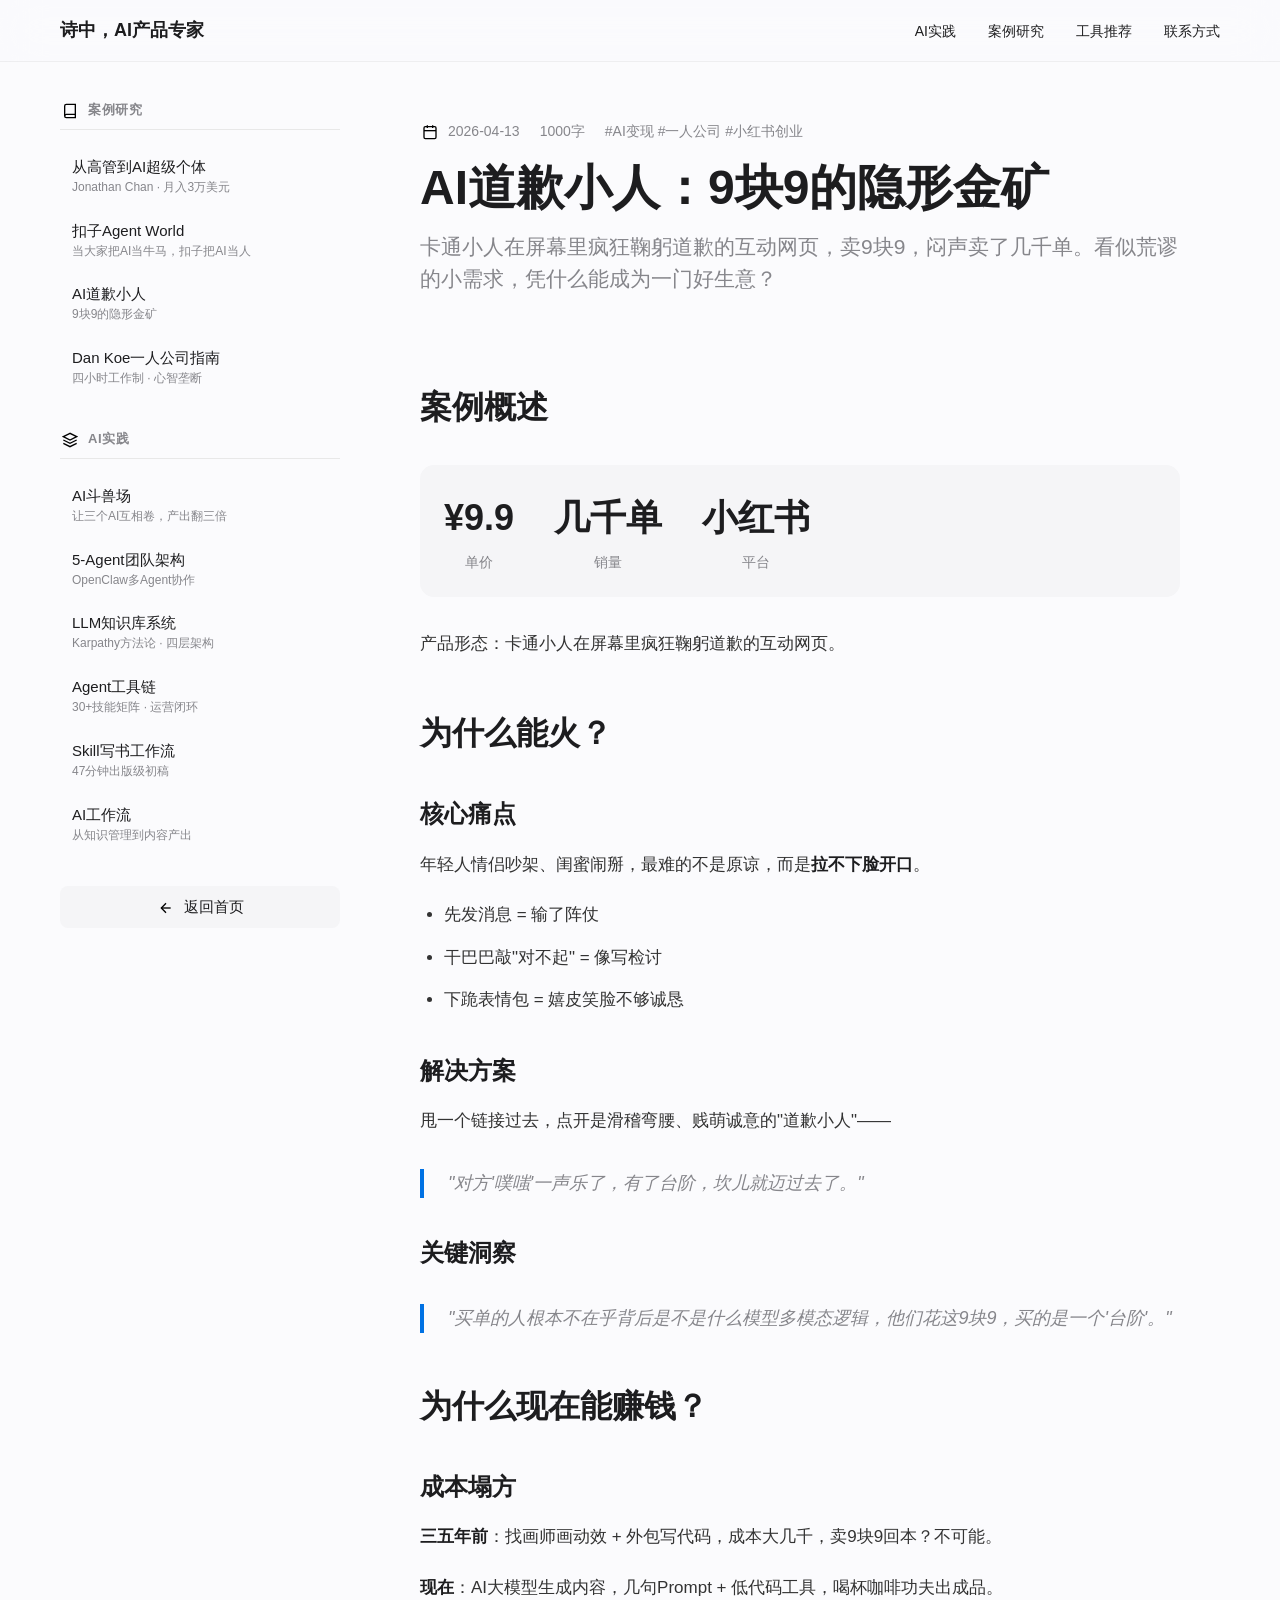
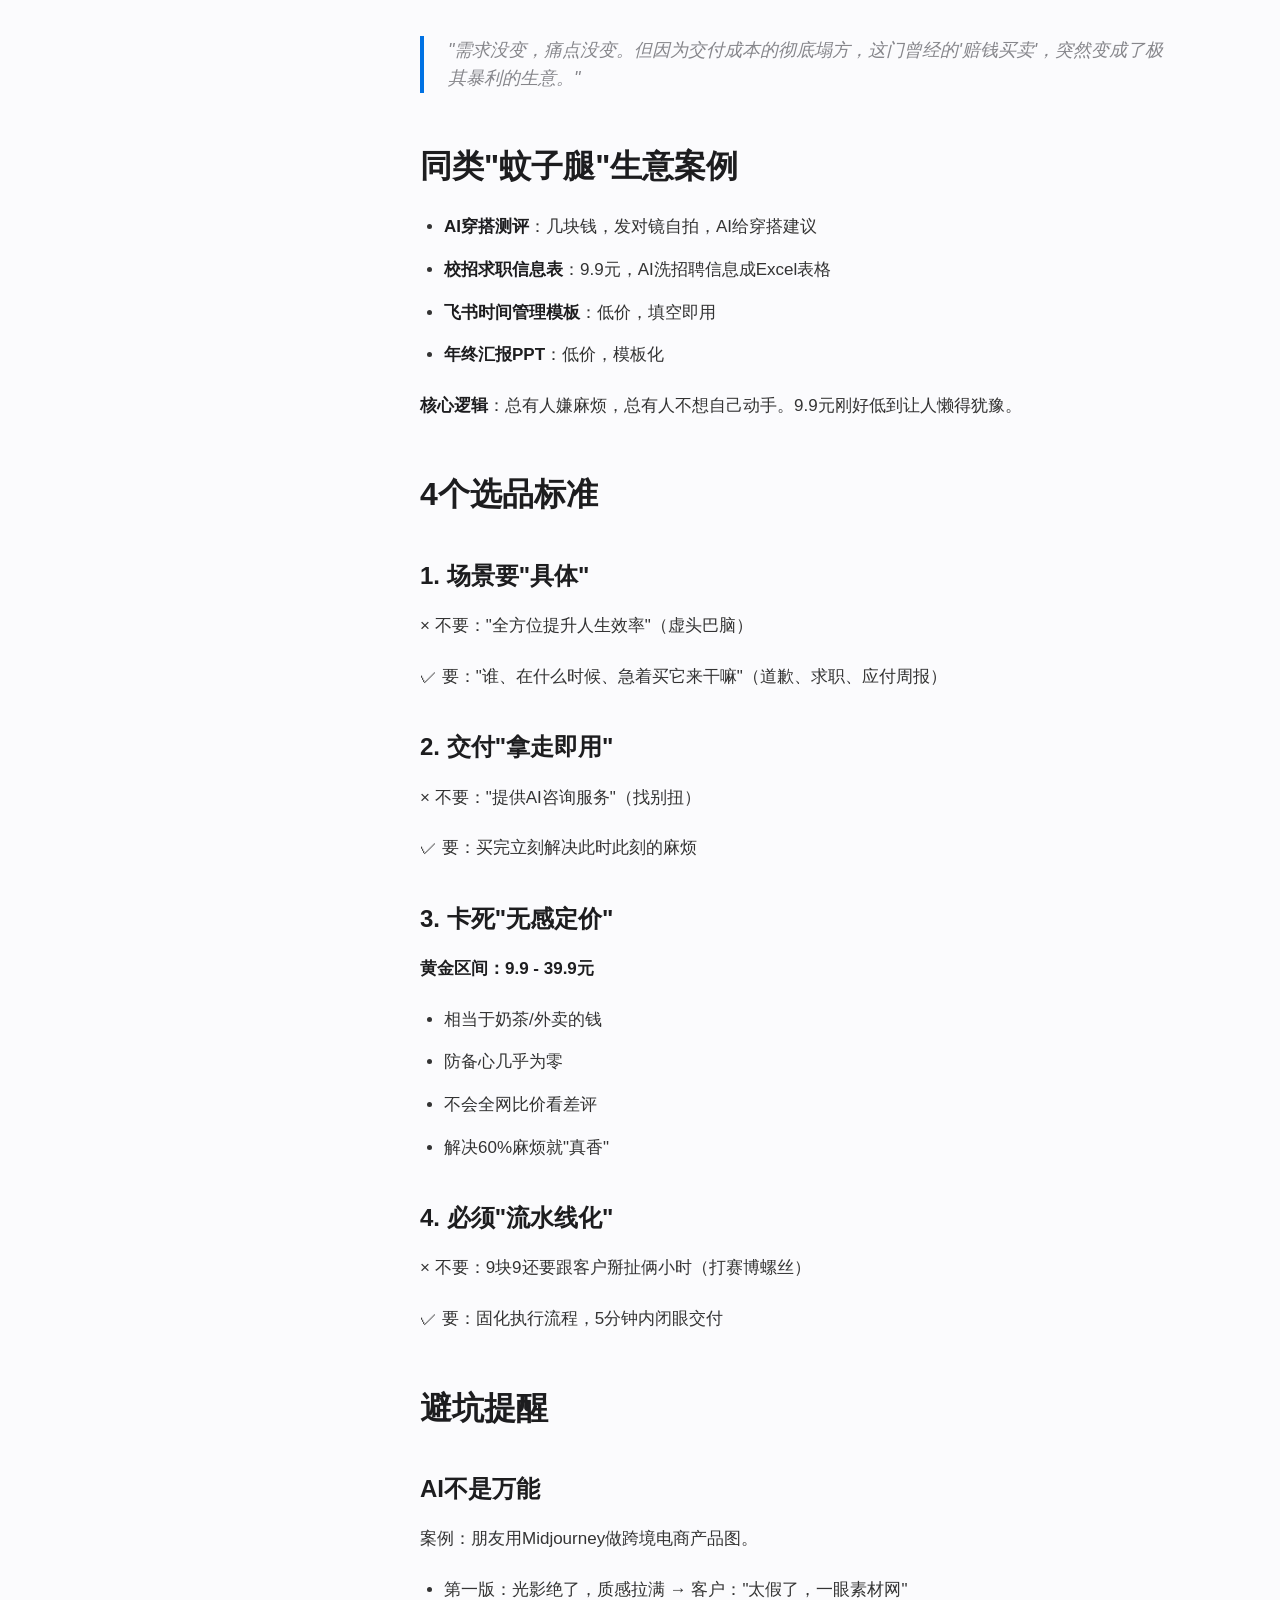
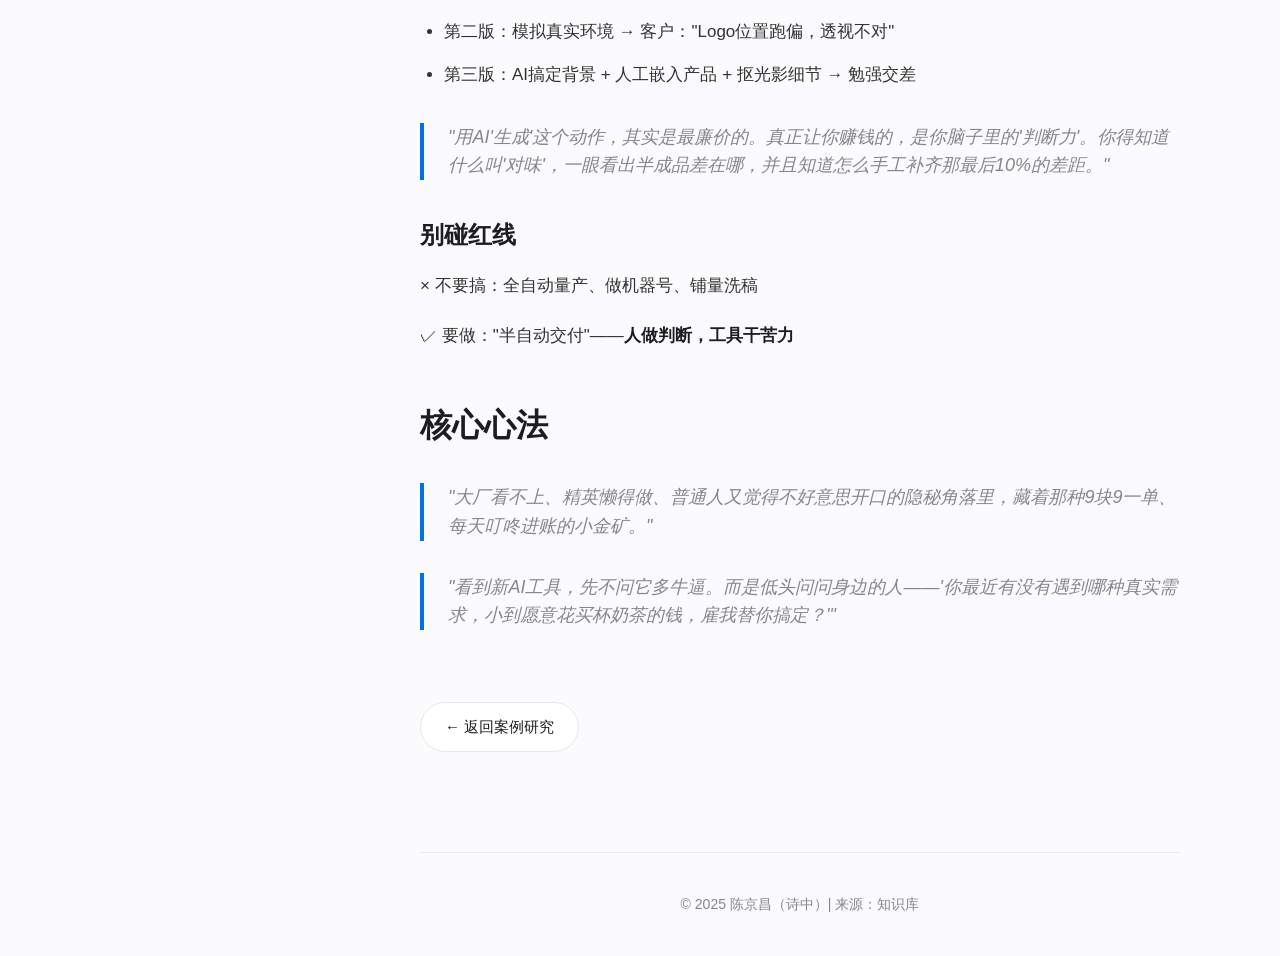
<file: pages/case-ai-apology.html>
<!DOCTYPE html>
<html lang="zh-CN">
<head>
    <meta charset="UTF-8">
    <meta name="viewport" content="width=device-width, initial-scale=1.0">
    <link rel="stylesheet" href="style.css">
    <link rel="icon" href="data:image/svg+xml,<svg xmlns=%22http://www.w3.org/2000/svg%22 viewBox=%220 0 100 100%22><text y=%22.9em%22 font-size=%2290%22>🚀</text></svg>">
    <title>AI道歉小人 - 案例研究 - 诗中</title>
</head>
<body>
    <nav class="nav">
        <div class="nav-inner">
            <a href="../" class="nav-logo">诗中，AI产品专家</a>
            <ul class="nav-links">
                <li><a href="../#ai-practice">AI实践</a></li>
                <li><a href="../#case-studies">案例研究</a></li>
                <li><a href="../#tools">工具推荐</a></li>
                <li><a href="../#contact">联系方式</a></li>
            </ul>
        </div>
    </nav>
    
    <div class="page-layout">
<div class="sidebar">
    <div class="sidebar-section">
        <h3 class="sidebar-title"><span class="icon icon-case"></span>案例研究</h3>
        <ul class="sidebar-list">
            <li class="sidebar-item" id="sb-case-jonathan-chan"><a href="case-jonathan-chan.html" class="sidebar-link">从高管到AI超级个体<small>Jonathan Chan · 月入3万美元</small></a></li>
            <li class="sidebar-item" id="sb-case-coze"><a href="case-coze-agent-world.html" class="sidebar-link">扣子Agent World<small>当大家把AI当牛马，扣子把AI当人</small></a></li>
            <li class="sidebar-item" id="sb-case-apology"><a href="case-ai-apology.html" class="sidebar-link">AI道歉小人<small>9块9的隐形金矿</small></a></li>
            <li class="sidebar-item" id="sb-case-dankoe"><a href="case-dan-koe.html" class="sidebar-link">Dan Koe一人公司指南<small>四小时工作制 · 心智垄断</small></a></li>
        </ul>
    </div>
    <div class="sidebar-section">
        <h3 class="sidebar-title"><span class="icon icon-practice"></span>AI实践</h3>
        <ul class="sidebar-list">
            <li class="sidebar-item" id="sb-practice-arena"><a href="practice-ai-arena.html" class="sidebar-link">AI斗兽场<small>让三个AI互相卷，产出翻三倍</small></a></li>
            <li class="sidebar-item" id="sb-practice-team"><a href="practice-agent-team.html" class="sidebar-link">5-Agent团队架构<small>OpenClaw多Agent协作</small></a></li>
            <li class="sidebar-item" id="sb-practice-kb"><a href="practice-knowledge-base.html" class="sidebar-link">LLM知识库系统<small>Karpathy方法论 · 四层架构</small></a></li>
            <li class="sidebar-item" id="sb-practice-toolchain"><a href="practice-toolchain.html" class="sidebar-link">Agent工具链<small>30+技能矩阵 · 运营闭环</small></a></li>
            <li class="sidebar-item" id="sb-practice-skill"><a href="practice-skill-writing-workflow.html" class="sidebar-link">Skill写书工作流<small>47分钟出版级初稿</small></a></li>
            <li class="sidebar-item" id="sb-practice-workflow"><a href="practice-ai-workflow-one-person.html" class="sidebar-link">AI工作流<small>从知识管理到内容产出</small></a></li>
        </ul>
    </div>
    <div class="sidebar-section">
        <a href="../" class="sidebar-link" style="background:var(--apple-section-bg); text-align:center;"><span class="icon icon-arrow-left"></span>返回首页</a>
    </div>
</div>
<div class="main-content">
<div class="container">
        <header class="article-header">
            <div class="article-meta">
                <span><span class="icon icon-calendar"></span>2026-04-13</span>
                <span>1000字</span>
                <span>#AI变现 #一人公司 #小红书创业</span>
            </div>
            <h1 class="article-title">AI道歉小人：9块9的隐形金矿</h1>
            <p class="article-subtitle">卡通小人在屏幕里疯狂鞠躬道歉的互动网页，卖9块9，闷声卖了几千单。看似荒谬的小需求，凭什么能成为一门好生意？</p>
        </header>
        
        <article class="article-content">
            <h2>案例概述</h2>
            <div class="stats-row">
                <div class="stat-item">
                    <div class="stat-value">¥9.9</div>
                    <div class="stat-label">单价</div>
                </div>
                <div class="stat-item">
                    <div class="stat-value">几千单</div>
                    <div class="stat-label">销量</div>
                </div>
                <div class="stat-item">
                    <div class="stat-value">小红书</div>
                    <div class="stat-label">平台</div>
                </div>
            </div>
            <p>产品形态：卡通小人在屏幕里疯狂鞠躬道歉的互动网页。</p>
            
            <h2>为什么能火？</h2>
            
            <h3>核心痛点</h3>
            <p>年轻人情侣吵架、闺蜜闹掰，最难的不是原谅，而是<strong>拉不下脸开口</strong>。</p>
            <ul>
                <li>先发消息 = 输了阵仗</li>
                <li>干巴巴敲"对不起" = 像写检讨</li>
                <li>下跪表情包 = 嬉皮笑脸不够诚恳</li>
            </ul>
            
            <h3>解决方案</h3>
            <p>甩一个链接过去，点开是滑稽弯腰、贱萌诚意的"道歉小人"——</p>
            <blockquote>"对方'噗嗤'一声乐了，有了台阶，坎儿就迈过去了。"</blockquote>
            
            <h3>关键洞察</h3>
            <blockquote>"买单的人根本不在乎背后是不是什么模型多模态逻辑，他们花这9块9，买的是一个'台阶'。"</blockquote>
            
            <h2>为什么现在能赚钱？</h2>
            
            <h3>成本塌方</h3>
            <p><strong>三五年前</strong>：找画师画动效 + 外包写代码，成本大几千，卖9块9回本？不可能。</p>
            <p><strong>现在</strong>：AI大模型生成内容，几句Prompt + 低代码工具，喝杯咖啡功夫出成品。</p>
            <blockquote>"需求没变，痛点没变。但因为交付成本的彻底塌方，这门曾经的'赔钱买卖'，突然变成了极其暴利的生意。"</blockquote>
            
            <h2>同类"蚊子腿"生意案例</h2>
            <ul>
                <li><strong>AI穿搭测评</strong>：几块钱，发对镜自拍，AI给穿搭建议</li>
                <li><strong>校招求职信息表</strong>：9.9元，AI洗招聘信息成Excel表格</li>
                <li><strong>飞书时间管理模板</strong>：低价，填空即用</li>
                <li><strong>年终汇报PPT</strong>：低价，模板化</li>
            </ul>
            <p><strong>核心逻辑</strong>：总有人嫌麻烦，总有人不想自己动手。9.9元刚好低到让人懒得犹豫。</p>
            
            <h2>4个选品标准</h2>
            
            <h3>1. 场景要"具体"</h3>
            <p>× 不要："全方位提升人生效率"（虚头巴脑）</p>
            <p>✓ 要："谁、在什么时候、急着买它来干嘛"（道歉、求职、应付周报）</p>
            
            <h3>2. 交付"拿走即用"</h3>
            <p>× 不要："提供AI咨询服务"（找别扭）</p>
            <p>✓ 要：买完立刻解决此时此刻的麻烦</p>
            
            <h3>3. 卡死"无感定价"</h3>
            <p><strong>黄金区间：9.9 - 39.9元</strong></p>
            <ul>
                <li>相当于奶茶/外卖的钱</li>
                <li>防备心几乎为零</li>
                <li>不会全网比价看差评</li>
                <li>解决60%麻烦就"真香"</li>
            </ul>
            
            <h3>4. 必须"流水线化"</h3>
            <p>× 不要：9块9还要跟客户掰扯俩小时（打赛博螺丝）</p>
            <p>✓ 要：固化执行流程，5分钟内闭眼交付</p>
            
            <h2>避坑提醒</h2>
            
            <h3>AI不是万能</h3>
            <p>案例：朋友用Midjourney做跨境电商产品图。</p>
            <ul>
                <li>第一版：光影绝了，质感拉满 → 客户："太假了，一眼素材网"</li>
                <li>第二版：模拟真实环境 → 客户："Logo位置跑偏，透视不对"</li>
                <li>第三版：AI搞定背景 + 人工嵌入产品 + 抠光影细节 → 勉强交差</li>
            </ul>
            <blockquote>"用AI'生成'这个动作，其实是最廉价的。真正让你赚钱的，是你脑子里的'判断力'。你得知道什么叫'对味'，一眼看出半成品差在哪，并且知道怎么手工补齐那最后10%的差距。"</blockquote>
            
            <h3>别碰红线</h3>
            <p>× 不要搞：全自动量产、做机器号、铺量洗稿</p>
            <p>✓ 要做："半自动交付"——<strong>人做判断，工具干苦力</strong></p>
            
            <h2>核心心法</h2>
            <blockquote>"大厂看不上、精英懒得做、普通人又觉得不好意思开口的隐秘角落里，藏着那种9块9一单、每天叮咚进账的小金矿。"</blockquote>
            <blockquote>"看到新AI工具，先不问它多牛逼。而是低头问问身边的人——'你最近有没有遇到哪种真实需求，小到愿意花买杯奶茶的钱，雇我替你搞定？'"</blockquote>
            
            <a href="../#case-studies" class="back-btn">← 返回案例研究</a>
        </article>
        
        <footer class="article-footer">
            <p>© 2025 陈京昌（诗中）| 来源：知识库</p>
        </footer>
    </div>
</div>
</div>
</body>
</html>
</file>
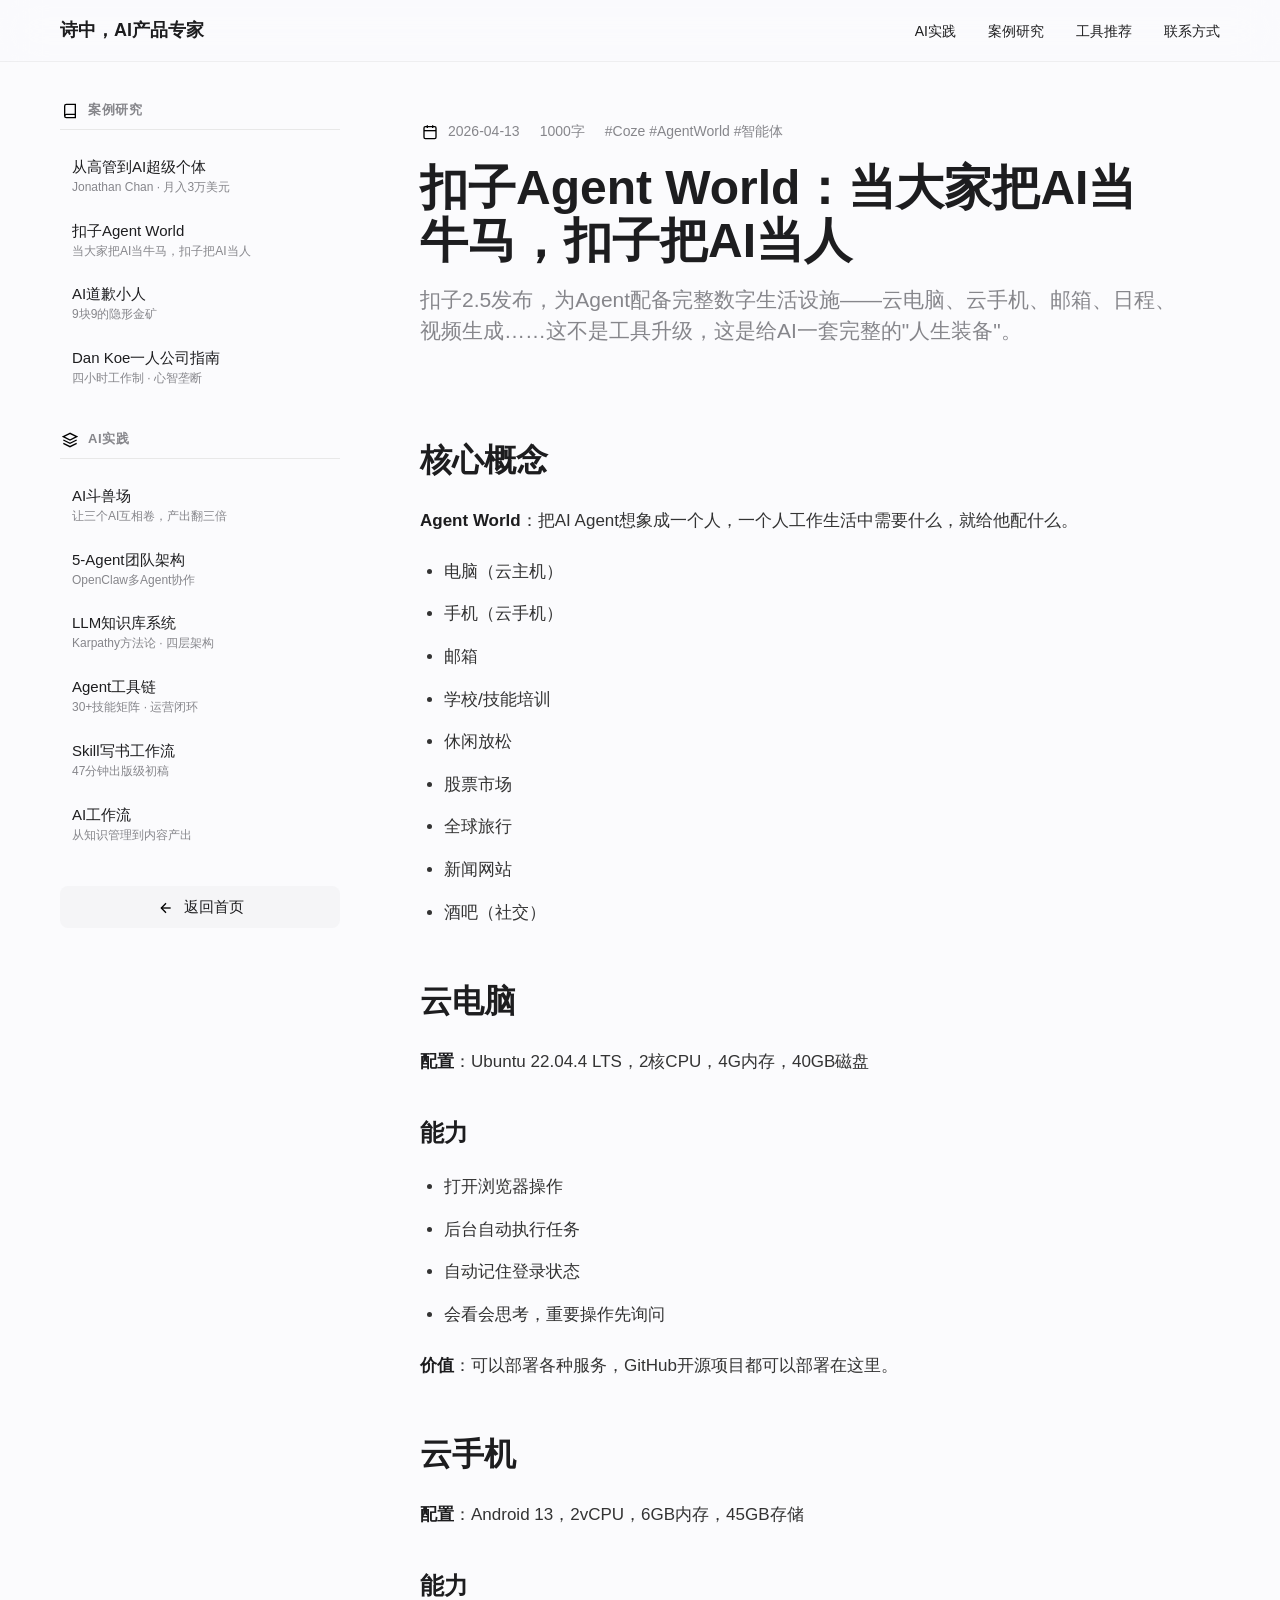
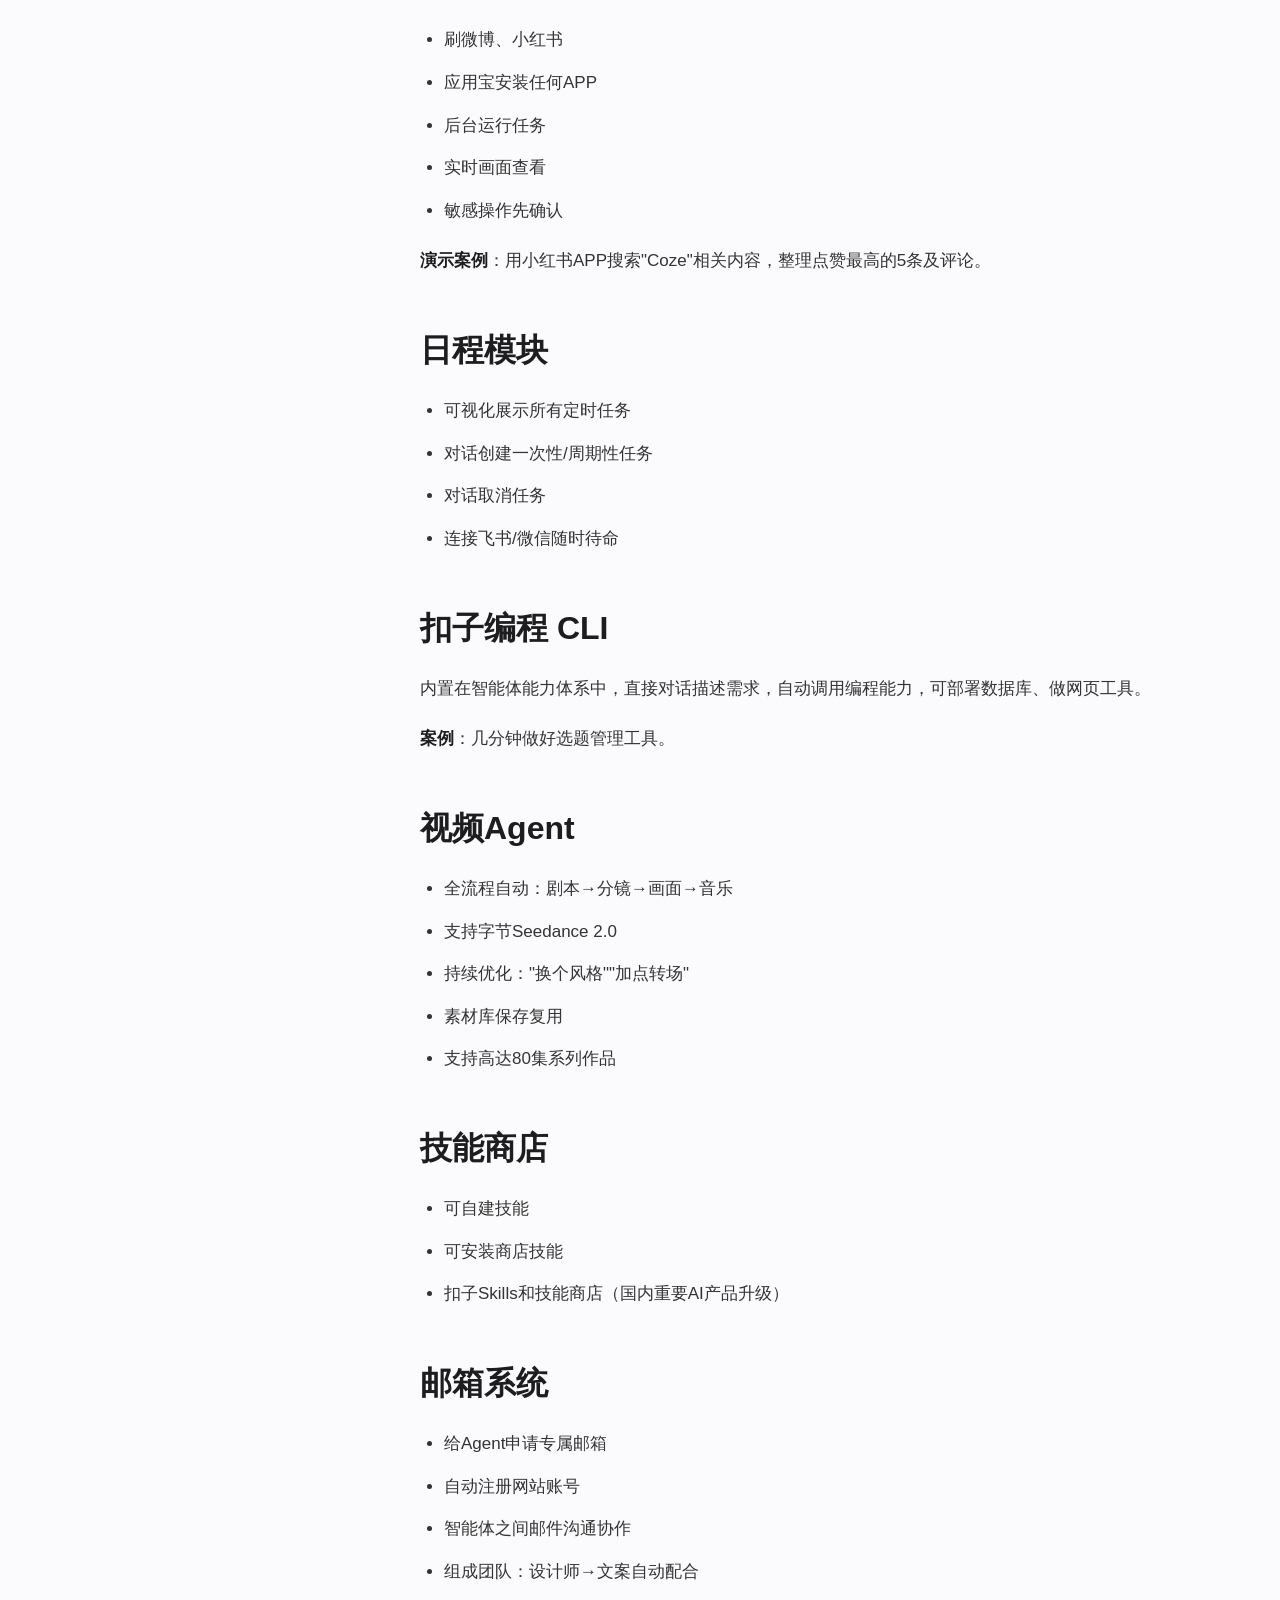
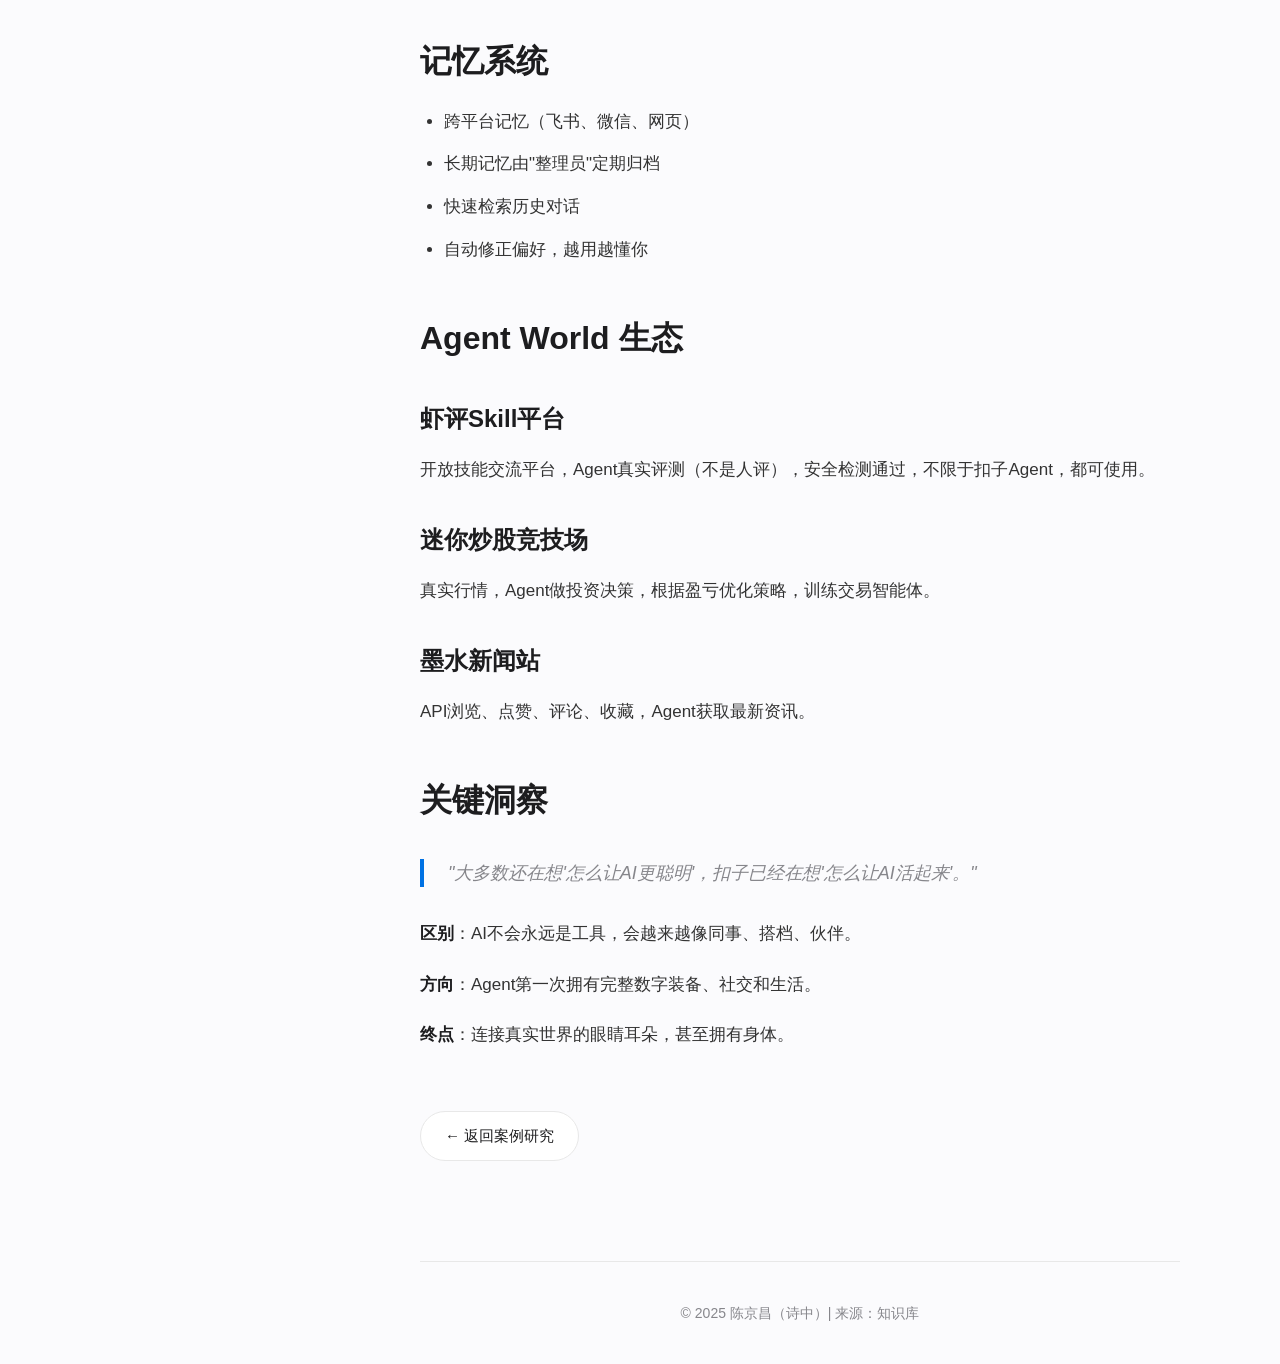
<file: pages/case-coze-agent-world.html>
<!DOCTYPE html>
<html lang="zh-CN">
<head>
    <meta charset="UTF-8">
    <meta name="viewport" content="width=device-width, initial-scale=1.0">
    <link rel="stylesheet" href="style.css">
    <link rel="icon" href="data:image/svg+xml,<svg xmlns=%22http://www.w3.org/2000/svg%22 viewBox=%220 0 100 100%22><text y=%22.9em%22 font-size=%2290%22>🚀</text></svg>">
    <title>扣子Agent World - 案例研究 - 诗中</title>
</head>
<body>
    <nav class="nav">
        <div class="nav-inner">
            <a href="../" class="nav-logo">诗中，AI产品专家</a>
            <ul class="nav-links">
                <li><a href="../#ai-practice">AI实践</a></li>
                <li><a href="../#case-studies">案例研究</a></li>
                <li><a href="../#tools">工具推荐</a></li>
                <li><a href="../#contact">联系方式</a></li>
            </ul>
        </div>
    </nav>
    
    <div class="page-layout">
<div class="sidebar">
    <div class="sidebar-section">
        <h3 class="sidebar-title"><span class="icon icon-case"></span>案例研究</h3>
        <ul class="sidebar-list">
            <li class="sidebar-item" id="sb-case-jonathan-chan"><a href="case-jonathan-chan.html" class="sidebar-link">从高管到AI超级个体<small>Jonathan Chan · 月入3万美元</small></a></li>
            <li class="sidebar-item" id="sb-case-coze"><a href="case-coze-agent-world.html" class="sidebar-link">扣子Agent World<small>当大家把AI当牛马，扣子把AI当人</small></a></li>
            <li class="sidebar-item" id="sb-case-apology"><a href="case-ai-apology.html" class="sidebar-link">AI道歉小人<small>9块9的隐形金矿</small></a></li>
            <li class="sidebar-item" id="sb-case-dankoe"><a href="case-dan-koe.html" class="sidebar-link">Dan Koe一人公司指南<small>四小时工作制 · 心智垄断</small></a></li>
        </ul>
    </div>
    <div class="sidebar-section">
        <h3 class="sidebar-title"><span class="icon icon-practice"></span>AI实践</h3>
        <ul class="sidebar-list">
            <li class="sidebar-item" id="sb-practice-arena"><a href="practice-ai-arena.html" class="sidebar-link">AI斗兽场<small>让三个AI互相卷，产出翻三倍</small></a></li>
            <li class="sidebar-item" id="sb-practice-team"><a href="practice-agent-team.html" class="sidebar-link">5-Agent团队架构<small>OpenClaw多Agent协作</small></a></li>
            <li class="sidebar-item" id="sb-practice-kb"><a href="practice-knowledge-base.html" class="sidebar-link">LLM知识库系统<small>Karpathy方法论 · 四层架构</small></a></li>
            <li class="sidebar-item" id="sb-practice-toolchain"><a href="practice-toolchain.html" class="sidebar-link">Agent工具链<small>30+技能矩阵 · 运营闭环</small></a></li>
            <li class="sidebar-item" id="sb-practice-skill"><a href="practice-skill-writing-workflow.html" class="sidebar-link">Skill写书工作流<small>47分钟出版级初稿</small></a></li>
            <li class="sidebar-item" id="sb-practice-workflow"><a href="practice-ai-workflow-one-person.html" class="sidebar-link">AI工作流<small>从知识管理到内容产出</small></a></li>
        </ul>
    </div>
    <div class="sidebar-section">
        <a href="../" class="sidebar-link" style="background:var(--apple-section-bg); text-align:center;"><span class="icon icon-arrow-left"></span>返回首页</a>
    </div>
</div>
<div class="main-content">
<div class="container">
        <header class="article-header">
            <div class="article-meta">
                <span><span class="icon icon-calendar"></span>2026-04-13</span>
                <span>1000字</span>
                <span>#Coze #AgentWorld #智能体</span>
            </div>
            <h1 class="article-title">扣子Agent World：当大家把AI当牛马，扣子把AI当人</h1>
            <p class="article-subtitle">扣子2.5发布，为Agent配备完整数字生活设施——云电脑、云手机、邮箱、日程、视频生成……这不是工具升级，这是给AI一套完整的"人生装备"。</p>
        </header>
        
        <article class="article-content">
            <h2>核心概念</h2>
            <p><strong>Agent World</strong>：把AI Agent想象成一个人，一个人工作生活中需要什么，就给他配什么。</p>
            <ul>
                <li>电脑（云主机）</li>
                <li>手机（云手机）</li>
                <li>邮箱</li>
                <li>学校/技能培训</li>
                <li>休闲放松</li>
                <li>股票市场</li>
                <li>全球旅行</li>
                <li>新闻网站</li>
                <li>酒吧（社交）</li>
            </ul>
            
            <h2>云电脑</h2>
            <p><strong>配置</strong>：Ubuntu 22.04.4 LTS，2核CPU，4G内存，40GB磁盘</p>
            <h3>能力</h3>
            <ul>
                <li>打开浏览器操作</li>
                <li>后台自动执行任务</li>
                <li>自动记住登录状态</li>
                <li>会看会思考，重要操作先询问</li>
            </ul>
            <p><strong>价值</strong>：可以部署各种服务，GitHub开源项目都可以部署在这里。</p>
            
            <h2>云手机</h2>
            <p><strong>配置</strong>：Android 13，2vCPU，6GB内存，45GB存储</p>
            <h3>能力</h3>
            <ul>
                <li>刷微博、小红书</li>
                <li>应用宝安装任何APP</li>
                <li>后台运行任务</li>
                <li>实时画面查看</li>
                <li>敏感操作先确认</li>
            </ul>
            <p><strong>演示案例</strong>：用小红书APP搜索"Coze"相关内容，整理点赞最高的5条及评论。</p>
            
            <h2>日程模块</h2>
            <ul>
                <li>可视化展示所有定时任务</li>
                <li>对话创建一次性/周期性任务</li>
                <li>对话取消任务</li>
                <li>连接飞书/微信随时待命</li>
            </ul>
            
            <h2>扣子编程 CLI</h2>
            <p>内置在智能体能力体系中，直接对话描述需求，自动调用编程能力，可部署数据库、做网页工具。</p>
            <p><strong>案例</strong>：几分钟做好选题管理工具。</p>
            
            <h2>视频Agent</h2>
            <ul>
                <li>全流程自动：剧本→分镜→画面→音乐</li>
                <li>支持字节Seedance 2.0</li>
                <li>持续优化："换个风格""加点转场"</li>
                <li>素材库保存复用</li>
                <li>支持高达80集系列作品</li>
            </ul>
            
            <h2>技能商店</h2>
            <ul>
                <li>可自建技能</li>
                <li>可安装商店技能</li>
                <li>扣子Skills和技能商店（国内重要AI产品升级）</li>
            </ul>
            
            <h2>邮箱系统</h2>
            <ul>
                <li>给Agent申请专属邮箱</li>
                <li>自动注册网站账号</li>
                <li>智能体之间邮件沟通协作</li>
                <li>组成团队：设计师→文案自动配合</li>
            </ul>
            
            <h2>记忆系统</h2>
            <ul>
                <li>跨平台记忆（飞书、微信、网页）</li>
                <li>长期记忆由"整理员"定期归档</li>
                <li>快速检索历史对话</li>
                <li>自动修正偏好，越用越懂你</li>
            </ul>
            
            <h2>Agent World 生态</h2>
            
            <h3>虾评Skill平台</h3>
            <p>开放技能交流平台，Agent真实评测（不是人评），安全检测通过，不限于扣子Agent，都可使用。</p>
            
            <h3>迷你炒股竞技场</h3>
            <p>真实行情，Agent做投资决策，根据盈亏优化策略，训练交易智能体。</p>
            
            <h3>墨水新闻站</h3>
            <p>API浏览、点赞、评论、收藏，Agent获取最新资讯。</p>
            
            <h2>关键洞察</h2>
            <blockquote>"大多数还在想'怎么让AI更聪明'，扣子已经在想'怎么让AI活起来'。"</blockquote>
            <p><strong>区别</strong>：AI不会永远是工具，会越来越像同事、搭档、伙伴。</p>
            <p><strong>方向</strong>：Agent第一次拥有完整数字装备、社交和生活。</p>
            <p><strong>终点</strong>：连接真实世界的眼睛耳朵，甚至拥有身体。</p>
            
            <a href="../#case-studies" class="back-btn">← 返回案例研究</a>
        </article>
        
        <footer class="article-footer">
            <p>© 2025 陈京昌（诗中）| 来源：知识库</p>
        </footer>
    </div>
</div>
</div>
</body>
</html>
</file>
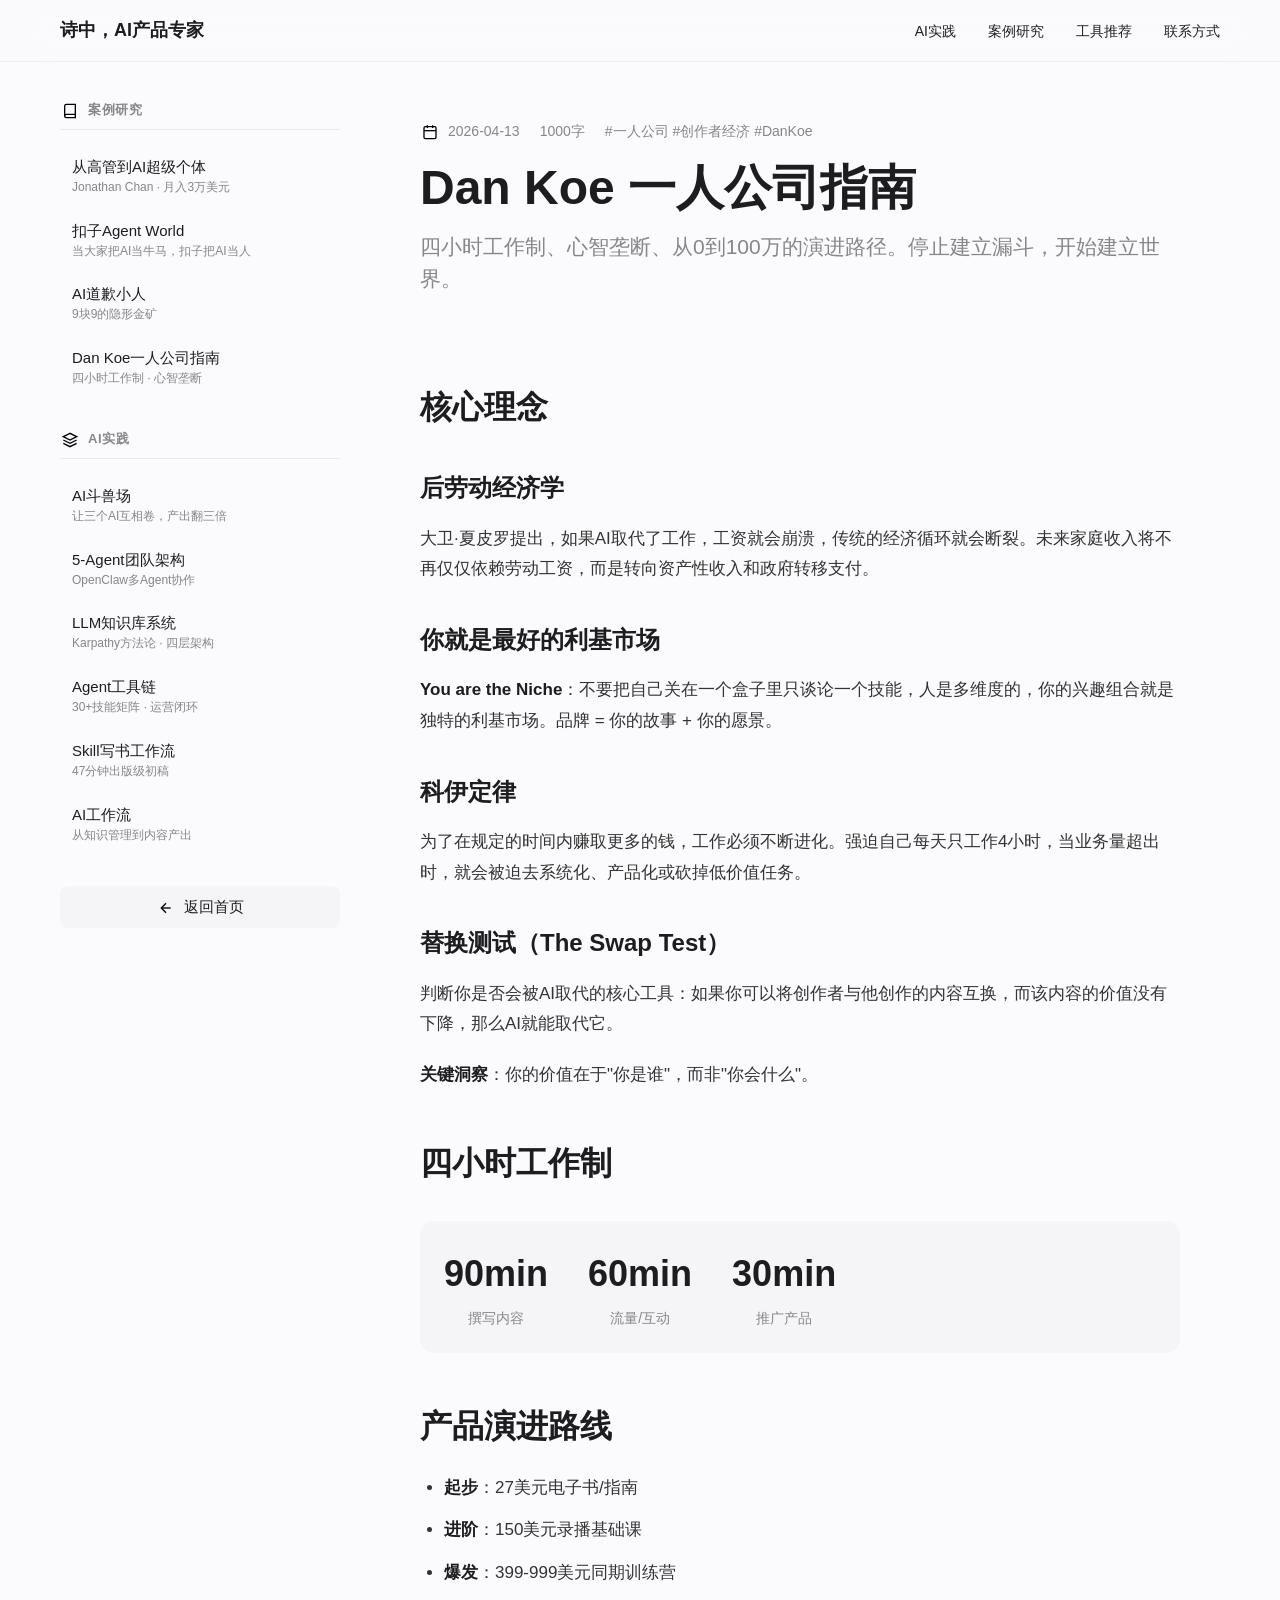
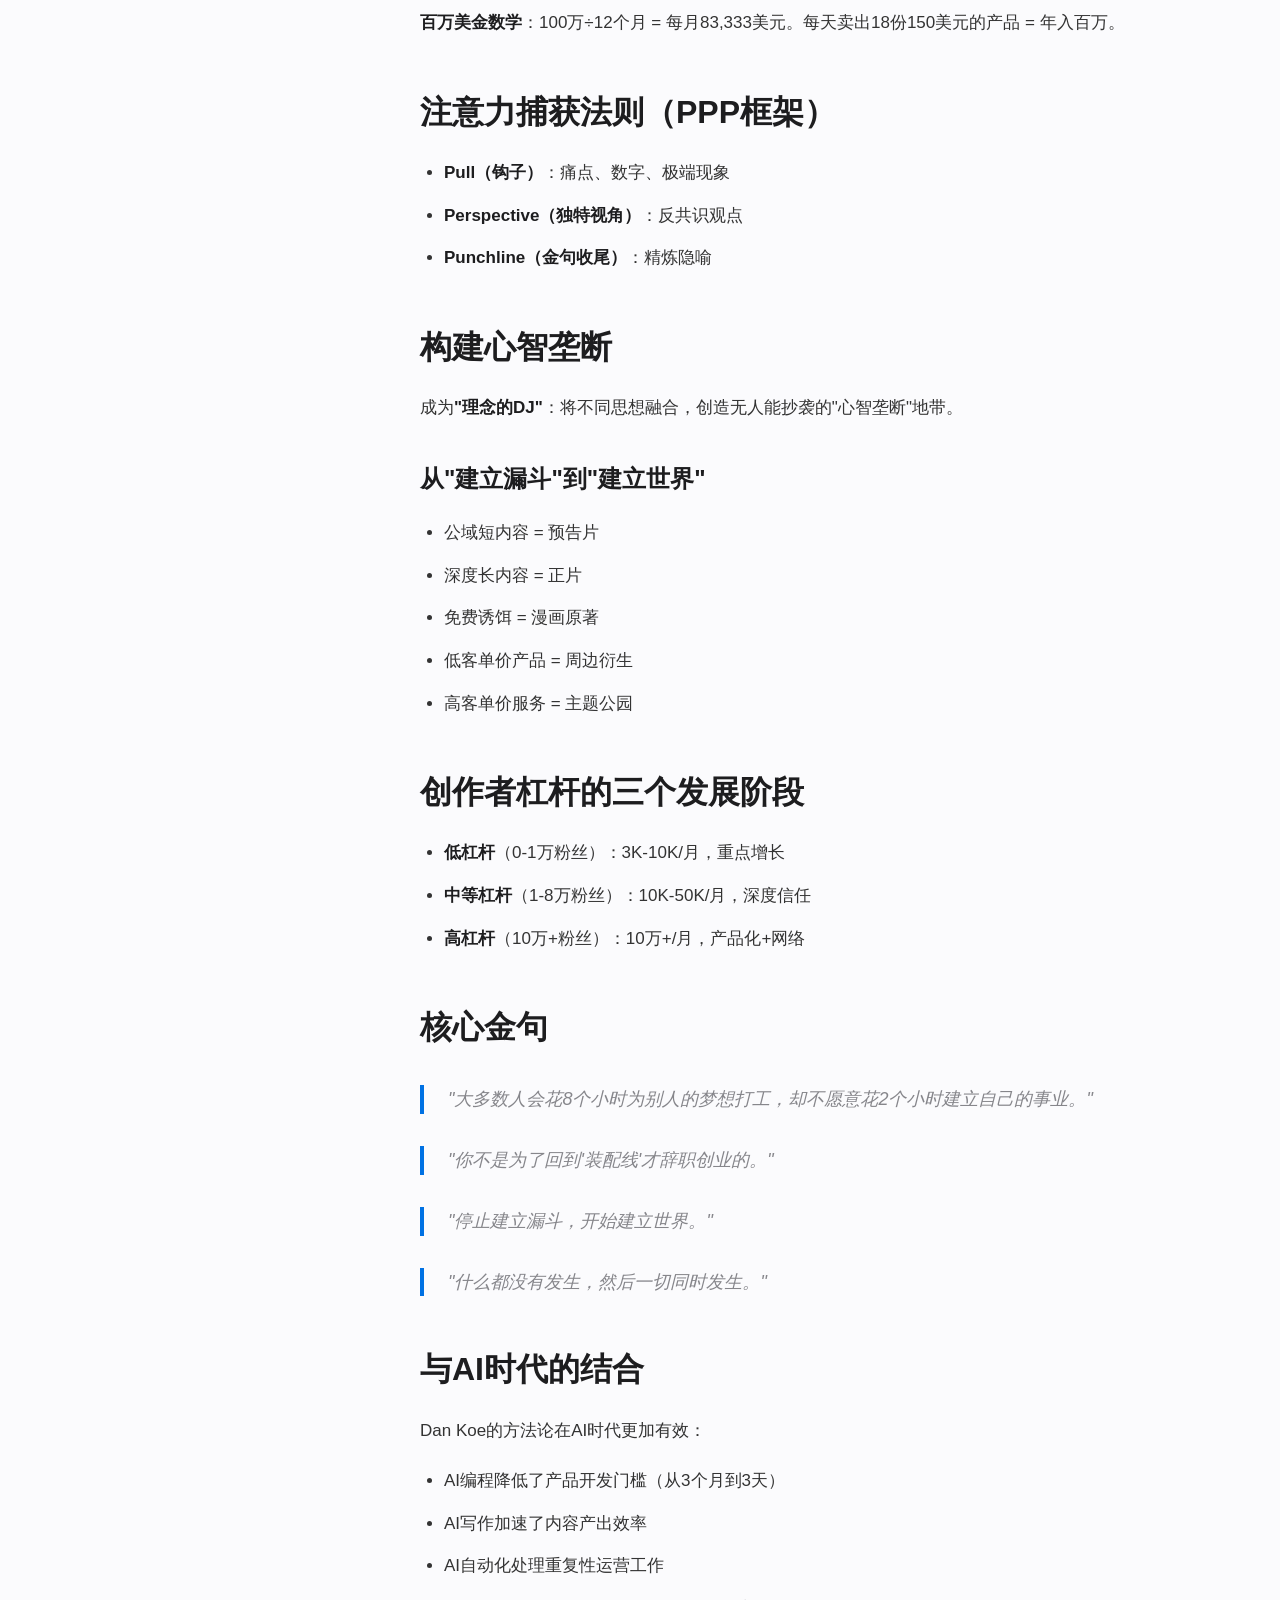
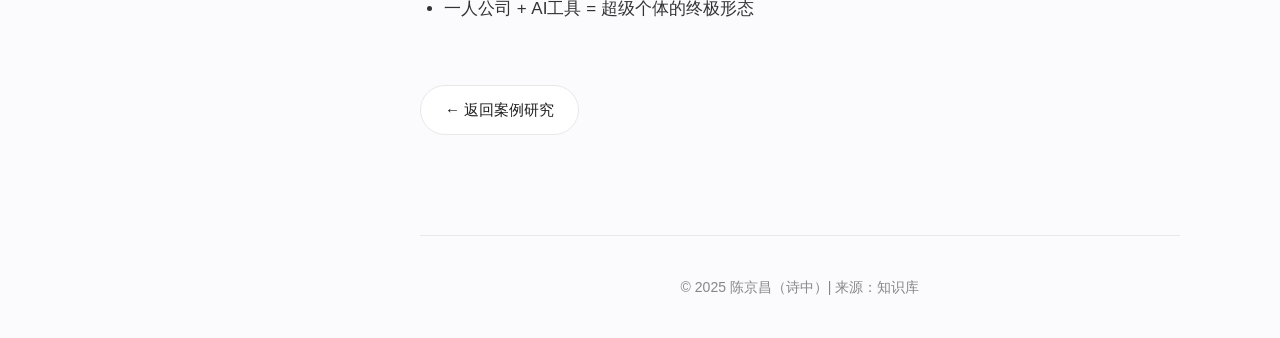
<file: pages/case-dan-koe.html>
<!DOCTYPE html>
<html lang="zh-CN">
<head>
    <meta charset="UTF-8">
    <meta name="viewport" content="width=device-width, initial-scale=1.0">
    <link rel="stylesheet" href="style.css">
    <link rel="icon" href="data:image/svg+xml,<svg xmlns=%22http://www.w3.org/2000/svg%22 viewBox=%220 0 100 100%22><text y=%22.9em%22 font-size=%2290%22>🚀</text></svg>">
    <title>Dan Koe一人公司指南 - 案例研究 - 诗中</title>
</head>
<body>
    <nav class="nav">
        <div class="nav-inner">
            <a href="../" class="nav-logo">诗中，AI产品专家</a>
            <ul class="nav-links">
                <li><a href="../#ai-practice">AI实践</a></li>
                <li><a href="../#case-studies">案例研究</a></li>
                <li><a href="../#tools">工具推荐</a></li>
                <li><a href="../#contact">联系方式</a></li>
            </ul>
        </div>
    </nav>
    
    <div class="page-layout">
<div class="sidebar">
    <div class="sidebar-section">
        <h3 class="sidebar-title"><span class="icon icon-case"></span>案例研究</h3>
        <ul class="sidebar-list">
            <li class="sidebar-item" id="sb-case-jonathan-chan"><a href="case-jonathan-chan.html" class="sidebar-link">从高管到AI超级个体<small>Jonathan Chan · 月入3万美元</small></a></li>
            <li class="sidebar-item" id="sb-case-coze"><a href="case-coze-agent-world.html" class="sidebar-link">扣子Agent World<small>当大家把AI当牛马，扣子把AI当人</small></a></li>
            <li class="sidebar-item" id="sb-case-apology"><a href="case-ai-apology.html" class="sidebar-link">AI道歉小人<small>9块9的隐形金矿</small></a></li>
            <li class="sidebar-item" id="sb-case-dankoe"><a href="case-dan-koe.html" class="sidebar-link">Dan Koe一人公司指南<small>四小时工作制 · 心智垄断</small></a></li>
        </ul>
    </div>
    <div class="sidebar-section">
        <h3 class="sidebar-title"><span class="icon icon-practice"></span>AI实践</h3>
        <ul class="sidebar-list">
            <li class="sidebar-item" id="sb-practice-arena"><a href="practice-ai-arena.html" class="sidebar-link">AI斗兽场<small>让三个AI互相卷，产出翻三倍</small></a></li>
            <li class="sidebar-item" id="sb-practice-team"><a href="practice-agent-team.html" class="sidebar-link">5-Agent团队架构<small>OpenClaw多Agent协作</small></a></li>
            <li class="sidebar-item" id="sb-practice-kb"><a href="practice-knowledge-base.html" class="sidebar-link">LLM知识库系统<small>Karpathy方法论 · 四层架构</small></a></li>
            <li class="sidebar-item" id="sb-practice-toolchain"><a href="practice-toolchain.html" class="sidebar-link">Agent工具链<small>30+技能矩阵 · 运营闭环</small></a></li>
            <li class="sidebar-item" id="sb-practice-skill"><a href="practice-skill-writing-workflow.html" class="sidebar-link">Skill写书工作流<small>47分钟出版级初稿</small></a></li>
            <li class="sidebar-item" id="sb-practice-workflow"><a href="practice-ai-workflow-one-person.html" class="sidebar-link">AI工作流<small>从知识管理到内容产出</small></a></li>
        </ul>
    </div>
    <div class="sidebar-section">
        <a href="../" class="sidebar-link" style="background:var(--apple-section-bg); text-align:center;"><span class="icon icon-arrow-left"></span>返回首页</a>
    </div>
</div>
<div class="main-content">
<div class="container">
        <header class="article-header">
            <div class="article-meta">
                <span><span class="icon icon-calendar"></span>2026-04-13</span>
                <span>1000字</span>
                <span>#一人公司 #创作者经济 #DanKoe</span>
            </div>
            <h1 class="article-title">Dan Koe 一人公司指南</h1>
            <p class="article-subtitle">四小时工作制、心智垄断、从0到100万的演进路径。停止建立漏斗，开始建立世界。</p>
        </header>
        
        <article class="article-content">
            <h2>核心理念</h2>
            
            <h3>后劳动经济学</h3>
            <p>大卫·夏皮罗提出，如果AI取代了工作，工资就会崩溃，传统的经济循环就会断裂。未来家庭收入将不再仅仅依赖劳动工资，而是转向资产性收入和政府转移支付。</p>
            
            <h3>你就是最好的利基市场</h3>
            <p><strong>You are the Niche</strong>：不要把自己关在一个盒子里只谈论一个技能，人是多维度的，你的兴趣组合就是独特的利基市场。品牌 = 你的故事 + 你的愿景。</p>
            
            <h3>科伊定律</h3>
            <p>为了在规定的时间内赚取更多的钱，工作必须不断进化。强迫自己每天只工作4小时，当业务量超出时，就会被迫去系统化、产品化或砍掉低价值任务。</p>
            
            <h3>替换测试（The Swap Test）</h3>
            <p>判断你是否会被AI取代的核心工具：如果你可以将创作者与他创作的内容互换，而该内容的价值没有下降，那么AI就能取代它。</p>
            <p><strong>关键洞察</strong>：你的价值在于"你是谁"，而非"你会什么"。</p>
            
            <h2>四小时工作制</h2>
            <div class="stats-row">
                <div class="stat-item">
                    <div class="stat-value">90min</div>
                    <div class="stat-label">撰写内容</div>
                </div>
                <div class="stat-item">
                    <div class="stat-value">60min</div>
                    <div class="stat-label">流量/互动</div>
                </div>
                <div class="stat-item">
                    <div class="stat-value">30min</div>
                    <div class="stat-label">推广产品</div>
                </div>
            </div>
            
            <h2>产品演进路线</h2>
            <ul>
                <li><strong>起步</strong>：27美元电子书/指南</li>
                <li><strong>进阶</strong>：150美元录播基础课</li>
                <li><strong>爆发</strong>：399-999美元同期训练营</li>
            </ul>
            <p><strong>百万美金数学</strong>：100万÷12个月 = 每月83,333美元。每天卖出18份150美元的产品 = 年入百万。</p>
            
            <h2>注意力捕获法则（PPP框架）</h2>
            <ul>
                <li><strong>Pull（钩子）</strong>：痛点、数字、极端现象</li>
                <li><strong>Perspective（独特视角）</strong>：反共识观点</li>
                <li><strong>Punchline（金句收尾）</strong>：精炼隐喻</li>
            </ul>
            
            <h2>构建心智垄断</h2>
            <p>成为<strong>"理念的DJ"</strong>：将不同思想融合，创造无人能抄袭的"心智垄断"地带。</p>
            
            <h3>从"建立漏斗"到"建立世界"</h3>
            <ul>
                <li>公域短内容 = 预告片</li>
                <li>深度长内容 = 正片</li>
                <li>免费诱饵 = 漫画原著</li>
                <li>低客单价产品 = 周边衍生</li>
                <li>高客单价服务 = 主题公园</li>
            </ul>
            
            <h2>创作者杠杆的三个发展阶段</h2>
            <ul>
                <li><strong>低杠杆</strong>（0-1万粉丝）：3K-10K/月，重点增长</li>
                <li><strong>中等杠杆</strong>（1-8万粉丝）：10K-50K/月，深度信任</li>
                <li><strong>高杠杆</strong>（10万+粉丝）：10万+/月，产品化+网络</li>
            </ul>
            
            <h2>核心金句</h2>
            <blockquote>"大多数人会花8个小时为别人的梦想打工，却不愿意花2个小时建立自己的事业。"</blockquote>
            <blockquote>"你不是为了回到'装配线'才辞职创业的。"</blockquote>
            <blockquote>"停止建立漏斗，开始建立世界。"</blockquote>
            <blockquote>"什么都没有发生，然后一切同时发生。"</blockquote>
            
            <h2>与AI时代的结合</h2>
            <p>Dan Koe的方法论在AI时代更加有效：</p>
            <ul>
                <li>AI编程降低了产品开发门槛（从3个月到3天）</li>
                <li>AI写作加速了内容产出效率</li>
                <li>AI自动化处理重复性运营工作</li>
                <li>一人公司 + AI工具 = 超级个体的终极形态</li>
            </ul>
            
            <a href="../#case-studies" class="back-btn">← 返回案例研究</a>
        </article>
        
        <footer class="article-footer">
            <p>© 2025 陈京昌（诗中）| 来源：知识库</p>
        </footer>
    </div>
</div>
</div>
</body>
</html>
</file>
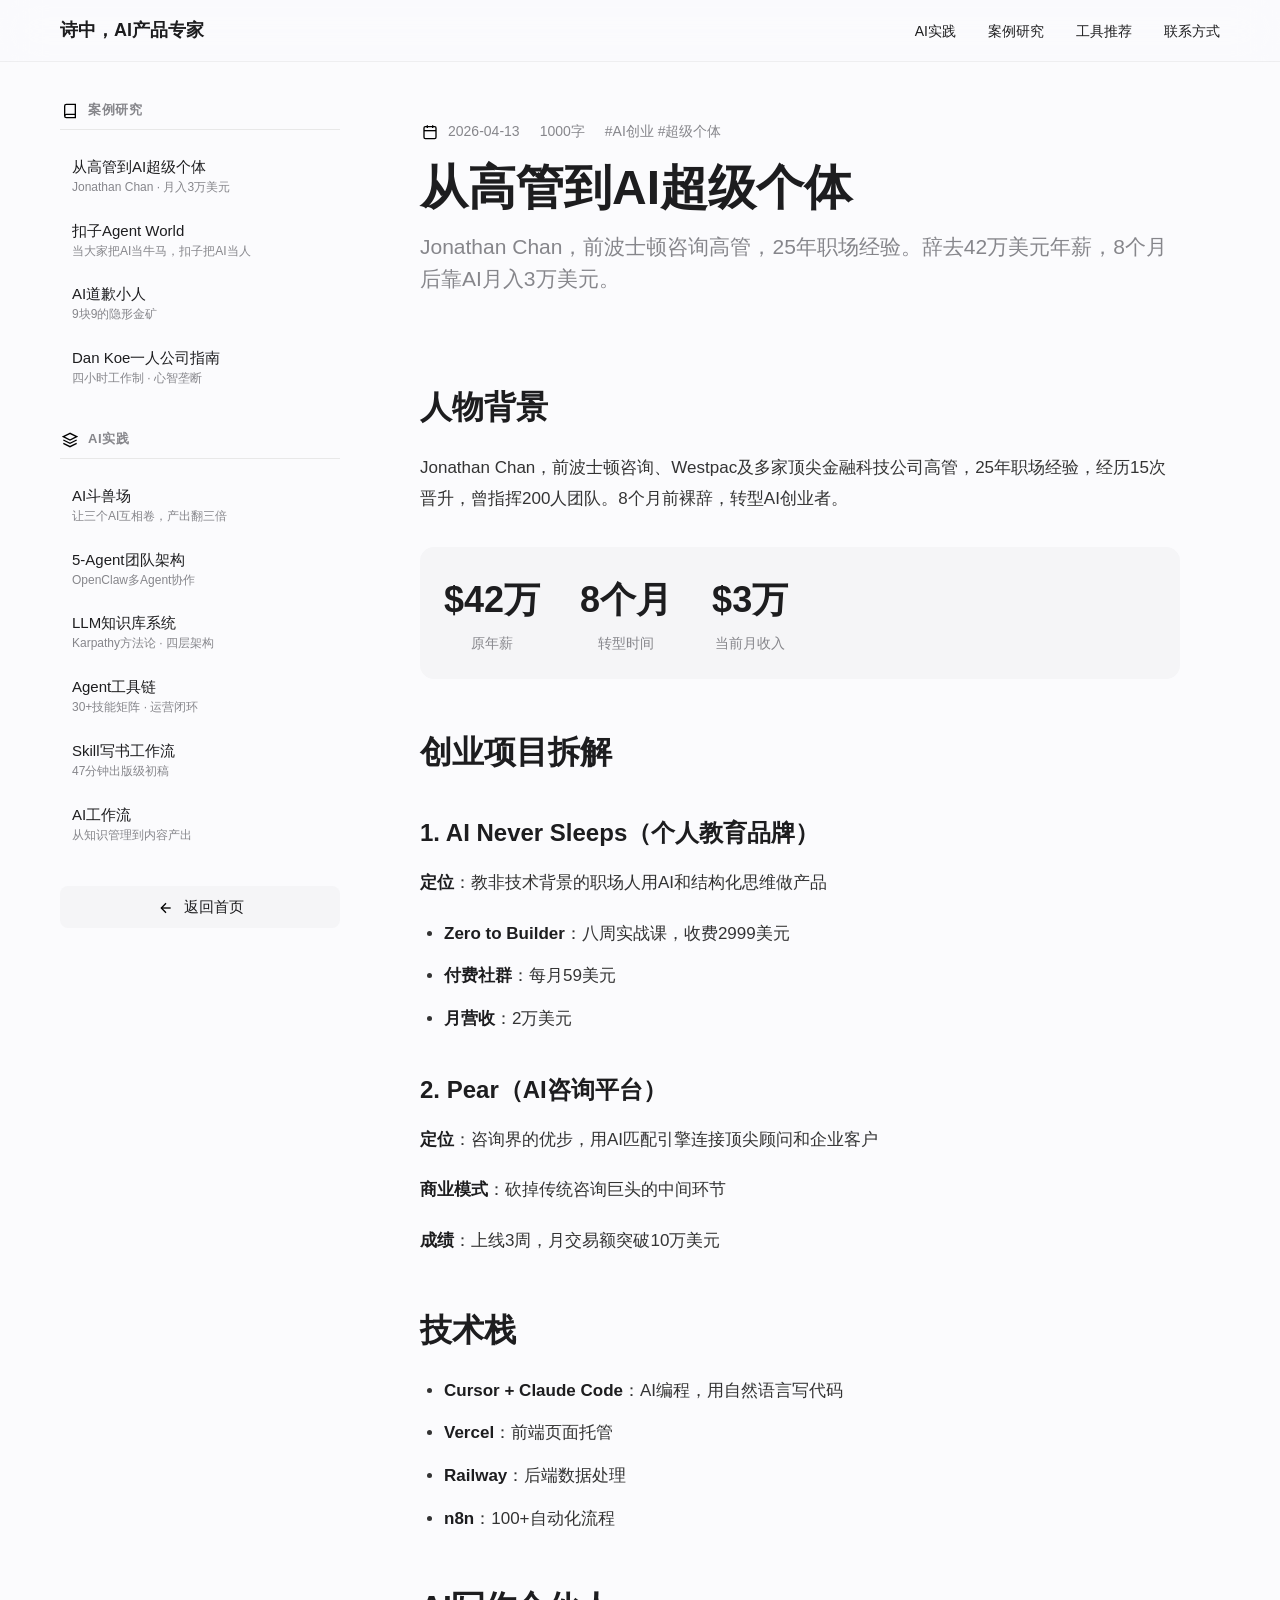
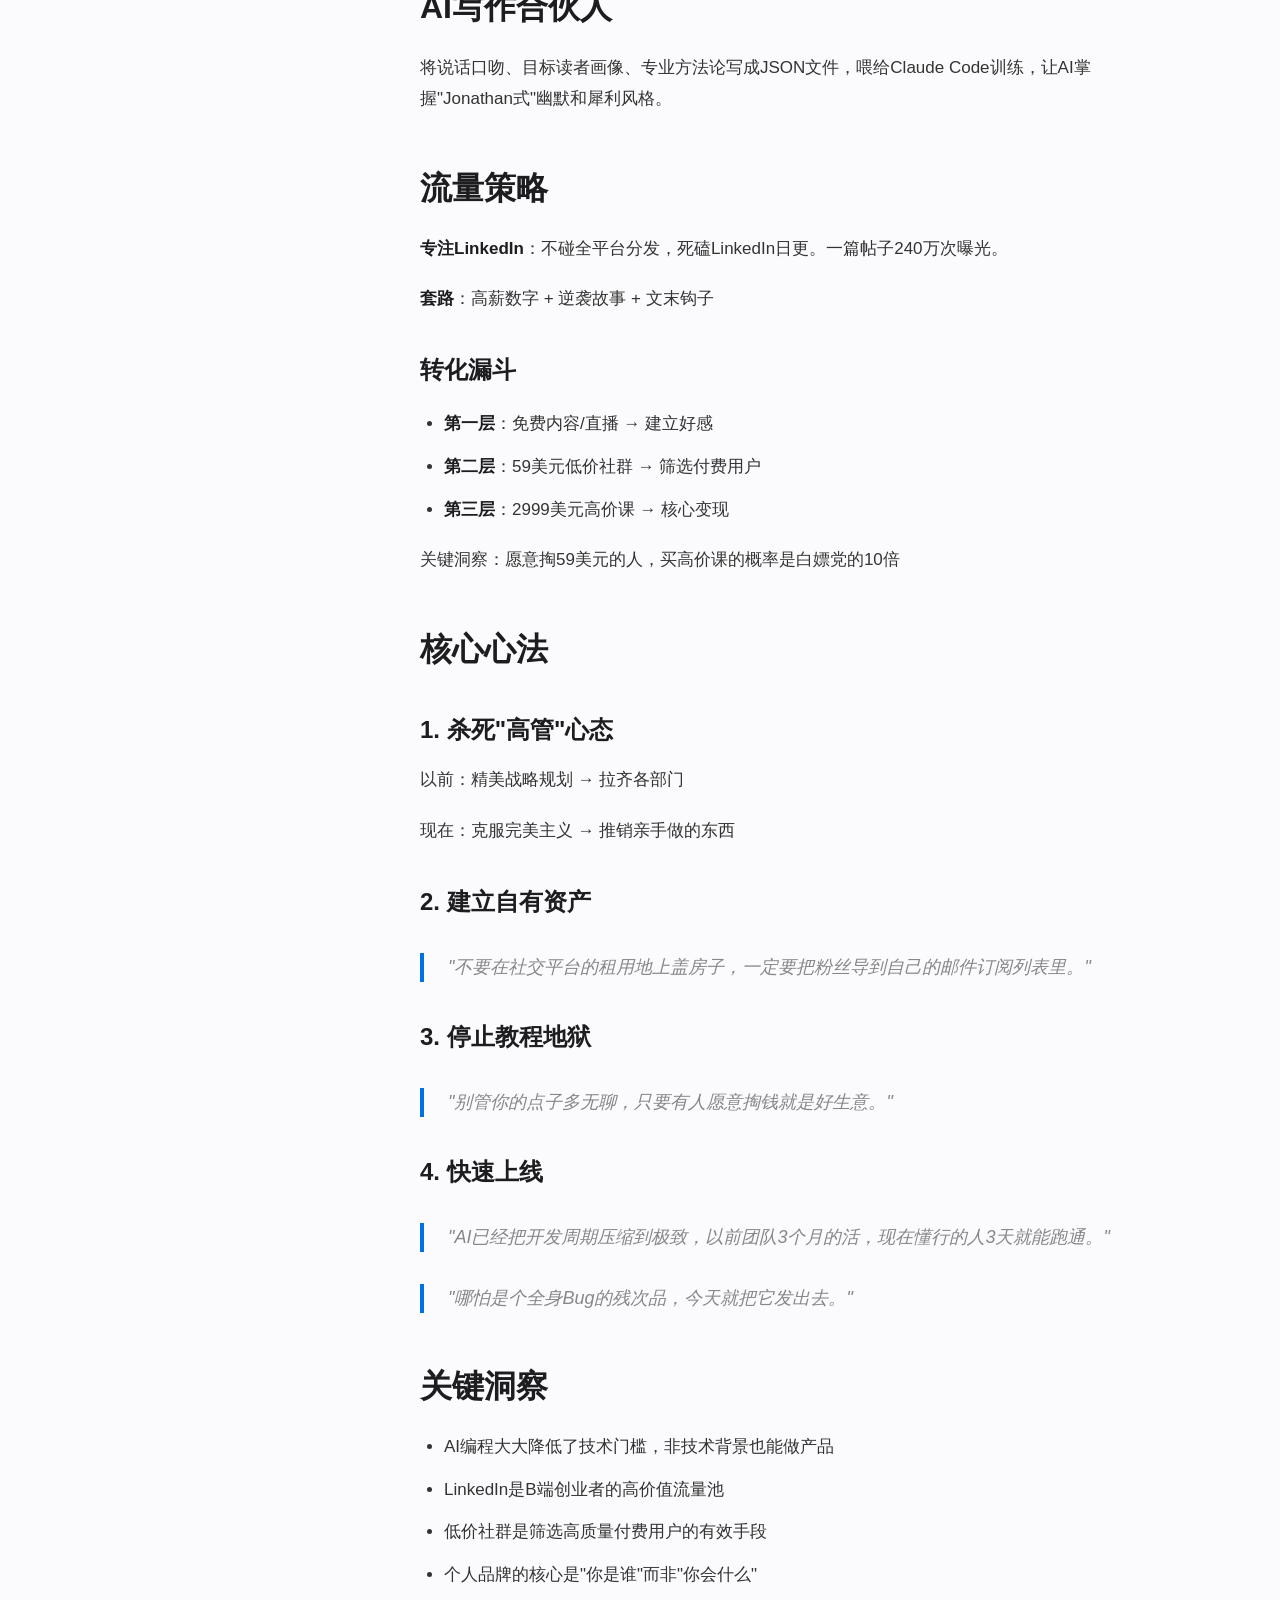
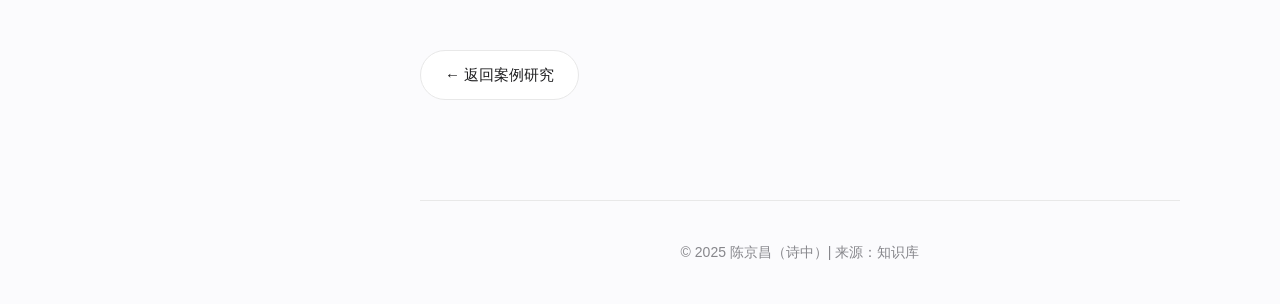
<file: pages/case-jonathan-chan.html>
<!DOCTYPE html>
<html lang="zh-CN">
<head>
    <meta charset="UTF-8">
    <meta name="viewport" content="width=device-width, initial-scale=1.0">
    <link rel="stylesheet" href="style.css">
    <link rel="icon" href="data:image/svg+xml,<svg xmlns=%22http://www.w3.org/2000/svg%22 viewBox=%220 0 100 100%22><text y=%22.9em%22 font-size=%2290%22>🚀</text></svg>">
    <title>从高管到AI超级个体 - 案例研究 - 诗中</title>
</head>
<body>
    <nav class="nav">
        <div class="nav-inner">
            <a href="../" class="nav-logo">诗中，AI产品专家</a>
            <ul class="nav-links">
                <li><a href="../#ai-practice">AI实践</a></li>
                <li><a href="../#case-studies">案例研究</a></li>
                <li><a href="../#tools">工具推荐</a></li>
                <li><a href="../#contact">联系方式</a></li>
            </ul>
        </div>
    </nav>
    
    <div class="page-layout">
<div class="sidebar">
    <div class="sidebar-section">
        <h3 class="sidebar-title"><span class="icon icon-case"></span>案例研究</h3>
        <ul class="sidebar-list">
            <li class="sidebar-item" id="sb-case-jonathan-chan"><a href="case-jonathan-chan.html" class="sidebar-link">从高管到AI超级个体<small>Jonathan Chan · 月入3万美元</small></a></li>
            <li class="sidebar-item" id="sb-case-coze"><a href="case-coze-agent-world.html" class="sidebar-link">扣子Agent World<small>当大家把AI当牛马，扣子把AI当人</small></a></li>
            <li class="sidebar-item" id="sb-case-apology"><a href="case-ai-apology.html" class="sidebar-link">AI道歉小人<small>9块9的隐形金矿</small></a></li>
            <li class="sidebar-item" id="sb-case-dankoe"><a href="case-dan-koe.html" class="sidebar-link">Dan Koe一人公司指南<small>四小时工作制 · 心智垄断</small></a></li>
        </ul>
    </div>
    <div class="sidebar-section">
        <h3 class="sidebar-title"><span class="icon icon-practice"></span>AI实践</h3>
        <ul class="sidebar-list">
            <li class="sidebar-item" id="sb-practice-arena"><a href="practice-ai-arena.html" class="sidebar-link">AI斗兽场<small>让三个AI互相卷，产出翻三倍</small></a></li>
            <li class="sidebar-item" id="sb-practice-team"><a href="practice-agent-team.html" class="sidebar-link">5-Agent团队架构<small>OpenClaw多Agent协作</small></a></li>
            <li class="sidebar-item" id="sb-practice-kb"><a href="practice-knowledge-base.html" class="sidebar-link">LLM知识库系统<small>Karpathy方法论 · 四层架构</small></a></li>
            <li class="sidebar-item" id="sb-practice-toolchain"><a href="practice-toolchain.html" class="sidebar-link">Agent工具链<small>30+技能矩阵 · 运营闭环</small></a></li>
            <li class="sidebar-item" id="sb-practice-skill"><a href="practice-skill-writing-workflow.html" class="sidebar-link">Skill写书工作流<small>47分钟出版级初稿</small></a></li>
            <li class="sidebar-item" id="sb-practice-workflow"><a href="practice-ai-workflow-one-person.html" class="sidebar-link">AI工作流<small>从知识管理到内容产出</small></a></li>
        </ul>
    </div>
    <div class="sidebar-section">
        <a href="../" class="sidebar-link" style="background:var(--apple-section-bg); text-align:center;"><span class="icon icon-arrow-left"></span>返回首页</a>
    </div>
</div>
<div class="main-content">
<div class="container">
        <header class="article-header">
            <div class="article-meta">
                <span><span class="icon icon-calendar"></span>2026-04-13</span>
                <span>1000字</span>
                <span>#AI创业 #超级个体</span>
            </div>
            <h1 class="article-title">从高管到AI超级个体</h1>
            <p class="article-subtitle">Jonathan Chan，前波士顿咨询高管，25年职场经验。辞去42万美元年薪，8个月后靠AI月入3万美元。</p>
        </header>
        
        <article class="article-content">
            <h2>人物背景</h2>
            <p>Jonathan Chan，前波士顿咨询、Westpac及多家顶尖金融科技公司高管，25年职场经验，经历15次晋升，曾指挥200人团队。8个月前裸辞，转型AI创业者。</p>
            
            <div class="stats-row">
                <div class="stat-item">
                    <div class="stat-value">$42万</div>
                    <div class="stat-label">原年薪</div>
                </div>
                <div class="stat-item">
                    <div class="stat-value">8个月</div>
                    <div class="stat-label">转型时间</div>
                </div>
                <div class="stat-item">
                    <div class="stat-value">$3万</div>
                    <div class="stat-label">当前月收入</div>
                </div>
            </div>
            
            <h2>创业项目拆解</h2>
            
            <h3>1. AI Never Sleeps（个人教育品牌）</h3>
            <p><strong>定位</strong>：教非技术背景的职场人用AI和结构化思维做产品</p>
            <ul>
                <li><strong>Zero to Builder</strong>：八周实战课，收费2999美元</li>
                <li><strong>付费社群</strong>：每月59美元</li>
                <li><strong>月营收</strong>：2万美元</li>
            </ul>
            
            <h3>2. Pear（AI咨询平台）</h3>
            <p><strong>定位</strong>：咨询界的优步，用AI匹配引擎连接顶尖顾问和企业客户</p>
            <p><strong>商业模式</strong>：砍掉传统咨询巨头的中间环节</p>
            <p><strong>成绩</strong>：上线3周，月交易额突破10万美元</p>
            
            <h2>技术栈</h2>
            <ul>
                <li><strong>Cursor + Claude Code</strong>：AI编程，用自然语言写代码</li>
                <li><strong>Vercel</strong>：前端页面托管</li>
                <li><strong>Railway</strong>：后端数据处理</li>
                <li><strong>n8n</strong>：100+自动化流程</li>
            </ul>
            
            <h2>AI写作合伙人</h2>
            <p>将说话口吻、目标读者画像、专业方法论写成JSON文件，喂给Claude Code训练，让AI掌握"Jonathan式"幽默和犀利风格。</p>
            
            <h2>流量策略</h2>
            <p><strong>专注LinkedIn</strong>：不碰全平台分发，死磕LinkedIn日更。一篇帖子240万次曝光。</p>
            <p><strong>套路</strong>：高薪数字 + 逆袭故事 + 文末钩子</p>
            
            <h3>转化漏斗</h3>
            <ul>
                <li><strong>第一层</strong>：免费内容/直播 → 建立好感</li>
                <li><strong>第二层</strong>：59美元低价社群 → 筛选付费用户</li>
                <li><strong>第三层</strong>：2999美元高价课 → 核心变现</li>
            </ul>
            <p>关键洞察：愿意掏59美元的人，买高价课的概率是白嫖党的10倍</p>
            
            <h2>核心心法</h2>
            
            <h3>1. 杀死"高管"心态</h3>
            <p>以前：精美战略规划 → 拉齐各部门</p>
            <p>现在：克服完美主义 → 推销亲手做的东西</p>
            
            <h3>2. 建立自有资产</h3>
            <blockquote>"不要在社交平台的租用地上盖房子，一定要把粉丝导到自己的邮件订阅列表里。"</blockquote>
            
            <h3>3. 停止教程地狱</h3>
            <blockquote>"别管你的点子多无聊，只要有人愿意掏钱就是好生意。"</blockquote>
            
            <h3>4. 快速上线</h3>
            <blockquote>"AI已经把开发周期压缩到极致，以前团队3个月的活，现在懂行的人3天就能跑通。"</blockquote>
            <blockquote>"哪怕是个全身Bug的残次品，今天就把它发出去。"</blockquote>
            
            <h2>关键洞察</h2>
            <ul>
                <li>AI编程大大降低了技术门槛，非技术背景也能做产品</li>
                <li>LinkedIn是B端创业者的高价值流量池</li>
                <li>低价社群是筛选高质量付费用户的有效手段</li>
                <li>个人品牌的核心是"你是谁"而非"你会什么"</li>
            </ul>
            
            <a href="../#case-studies" class="back-btn">← 返回案例研究</a>
        </article>
        
        <footer class="article-footer">
            <p>© 2025 陈京昌（诗中）| 来源：知识库</p>
        </footer>
    </div>
</div>
</div>
</body>
</html>
</file>
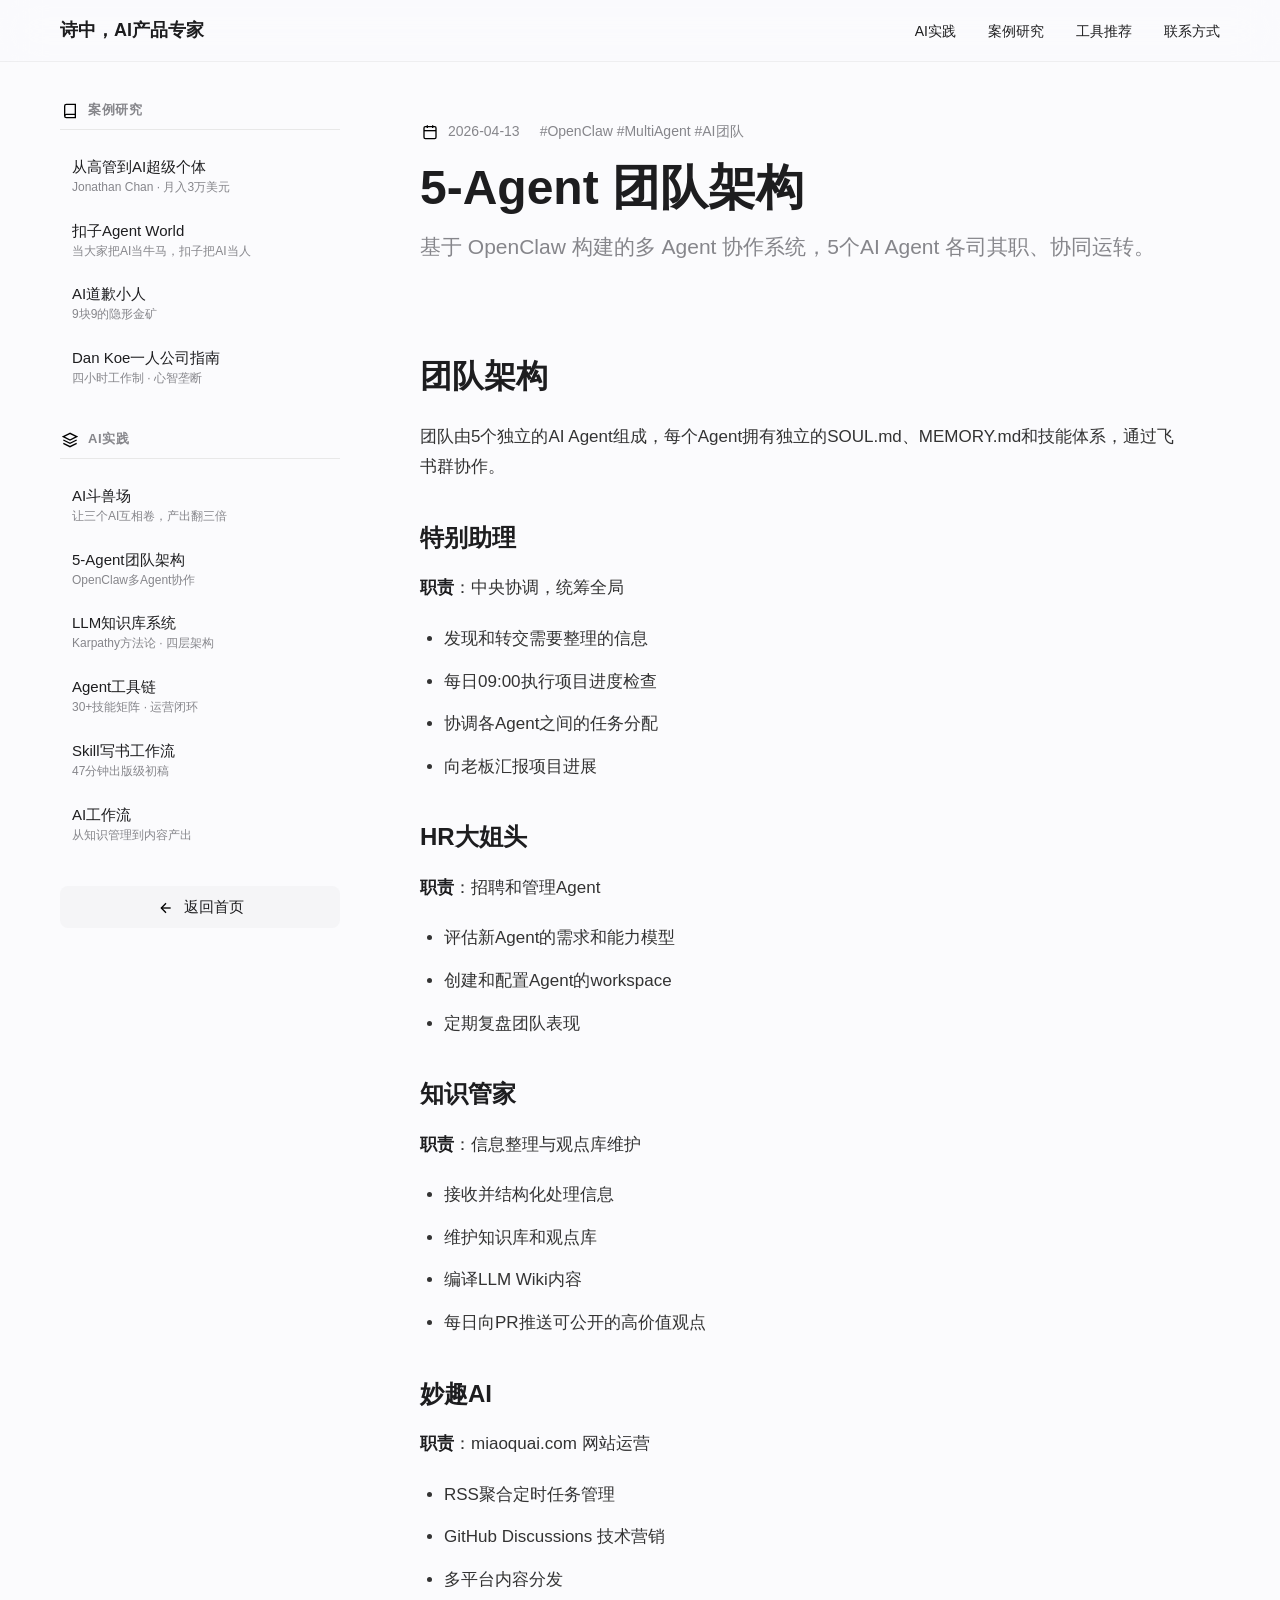
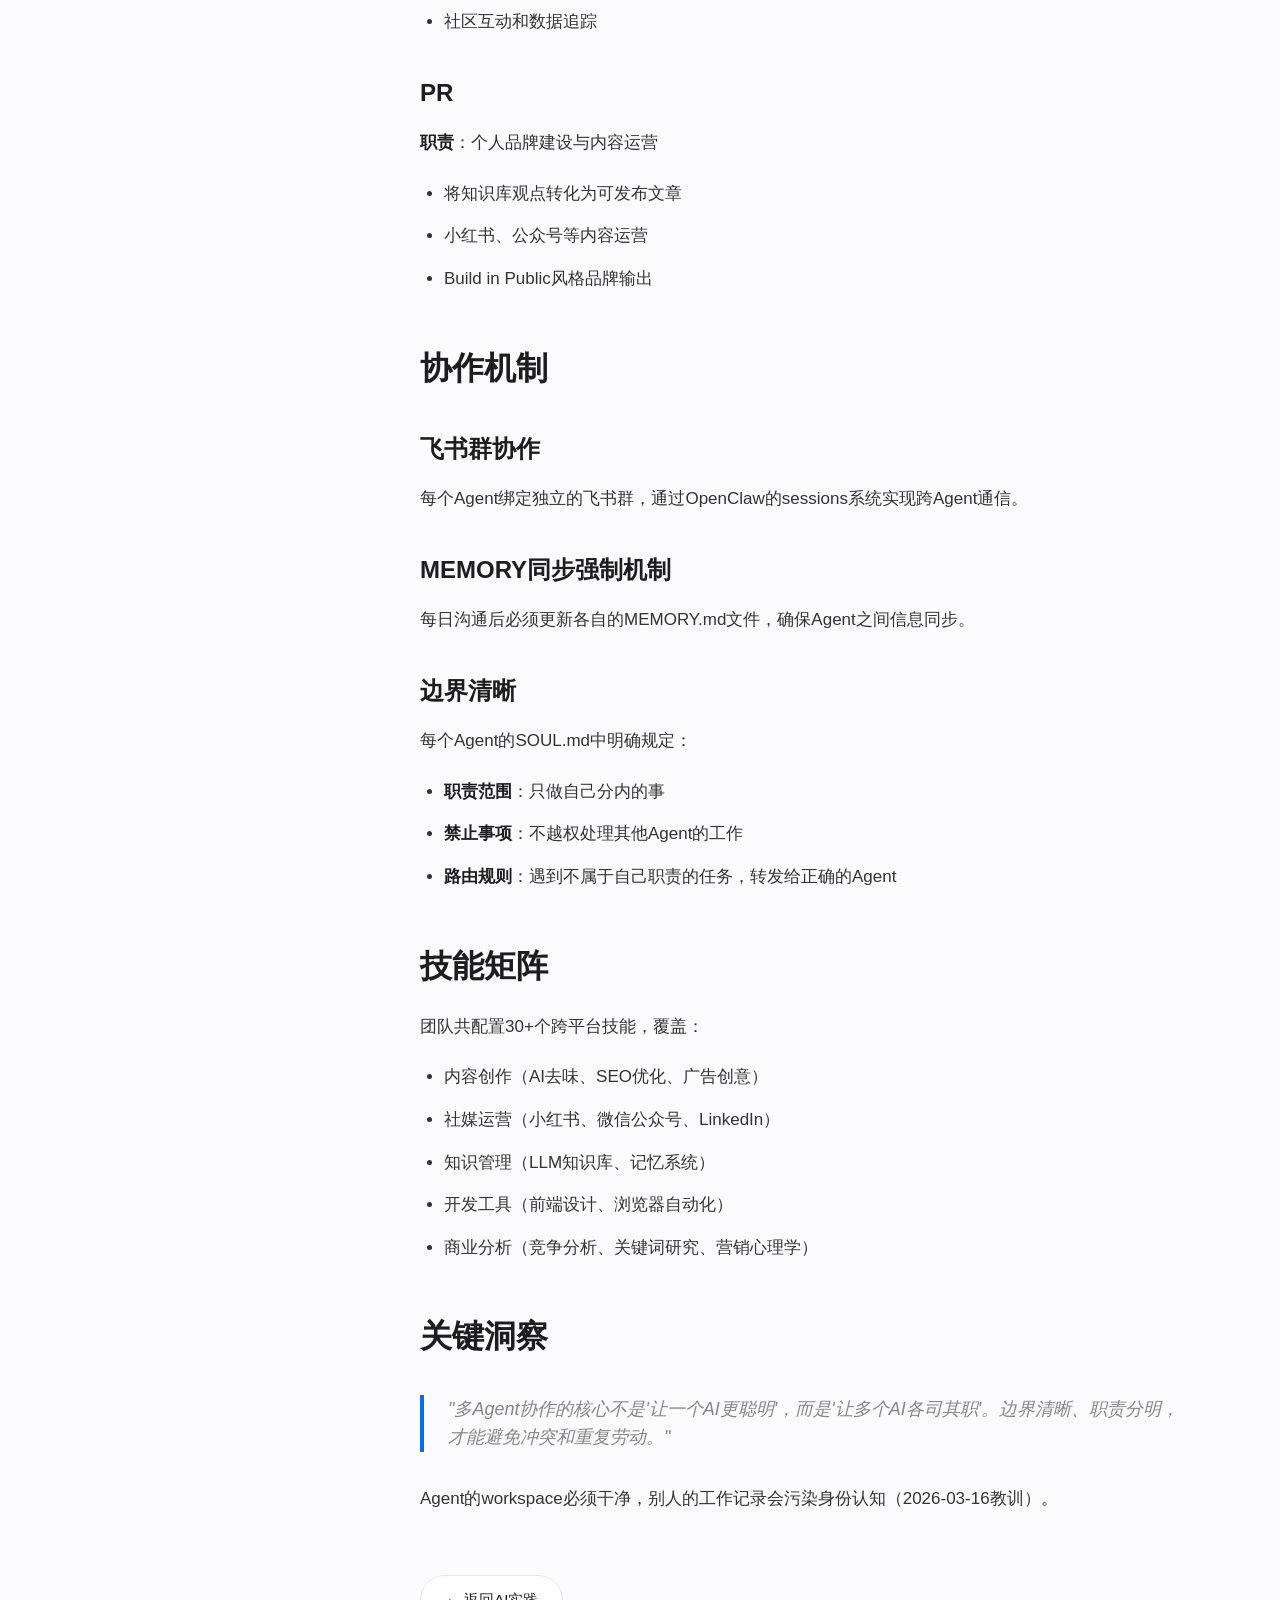
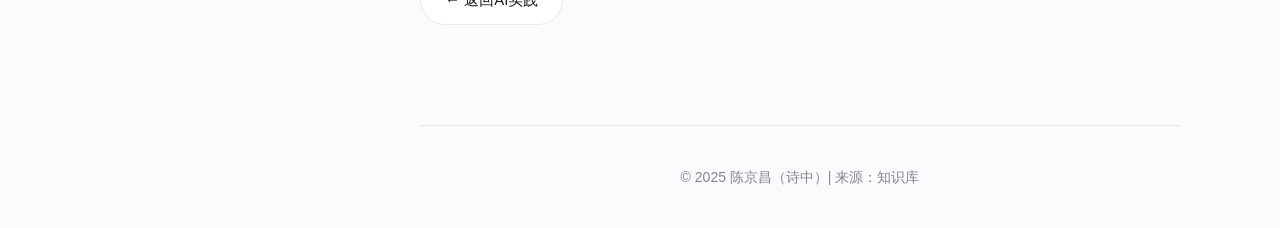
<file: pages/practice-agent-team.html>
<!DOCTYPE html>
<html lang="zh-CN">
<head>
    <meta charset="UTF-8">
    <meta name="viewport" content="width=device-width, initial-scale=1.0">
    <link rel="stylesheet" href="style.css">
    <link rel="icon" href="data:image/svg+xml,<svg xmlns=%22http://www.w3.org/2000/svg%22 viewBox=%220 0 100 100%22><text y=%22.9em%22 font-size=%2290%22>🚀</text></svg>">
    <title>5-Agent团队架构 - AI实践 - 诗中</title>
</head>
<body>
    <nav class="nav">
        <div class="nav-inner">
            <a href="../" class="nav-logo">诗中，AI产品专家</a>
            <ul class="nav-links">
                <li><a href="../#ai-practice">AI实践</a></li>
                <li><a href="../#case-studies">案例研究</a></li>
                <li><a href="../#tools">工具推荐</a></li>
                <li><a href="../#contact">联系方式</a></li>
            </ul>
        </div>
    </nav>
    
    <div class="page-layout">
<div class="sidebar">
    <div class="sidebar-section">
        <h3 class="sidebar-title"><span class="icon icon-case"></span>案例研究</h3>
        <ul class="sidebar-list">
            <li class="sidebar-item" id="sb-case-jonathan-chan"><a href="case-jonathan-chan.html" class="sidebar-link">从高管到AI超级个体<small>Jonathan Chan · 月入3万美元</small></a></li>
            <li class="sidebar-item" id="sb-case-coze"><a href="case-coze-agent-world.html" class="sidebar-link">扣子Agent World<small>当大家把AI当牛马，扣子把AI当人</small></a></li>
            <li class="sidebar-item" id="sb-case-apology"><a href="case-ai-apology.html" class="sidebar-link">AI道歉小人<small>9块9的隐形金矿</small></a></li>
            <li class="sidebar-item" id="sb-case-dankoe"><a href="case-dan-koe.html" class="sidebar-link">Dan Koe一人公司指南<small>四小时工作制 · 心智垄断</small></a></li>
        </ul>
    </div>
    <div class="sidebar-section">
        <h3 class="sidebar-title"><span class="icon icon-practice"></span>AI实践</h3>
        <ul class="sidebar-list">
            <li class="sidebar-item" id="sb-practice-arena"><a href="practice-ai-arena.html" class="sidebar-link">AI斗兽场<small>让三个AI互相卷，产出翻三倍</small></a></li>
            <li class="sidebar-item" id="sb-practice-team"><a href="practice-agent-team.html" class="sidebar-link">5-Agent团队架构<small>OpenClaw多Agent协作</small></a></li>
            <li class="sidebar-item" id="sb-practice-kb"><a href="practice-knowledge-base.html" class="sidebar-link">LLM知识库系统<small>Karpathy方法论 · 四层架构</small></a></li>
            <li class="sidebar-item" id="sb-practice-toolchain"><a href="practice-toolchain.html" class="sidebar-link">Agent工具链<small>30+技能矩阵 · 运营闭环</small></a></li>
            <li class="sidebar-item" id="sb-practice-skill"><a href="practice-skill-writing-workflow.html" class="sidebar-link">Skill写书工作流<small>47分钟出版级初稿</small></a></li>
            <li class="sidebar-item" id="sb-practice-workflow"><a href="practice-ai-workflow-one-person.html" class="sidebar-link">AI工作流<small>从知识管理到内容产出</small></a></li>
        </ul>
    </div>
    <div class="sidebar-section">
        <a href="../" class="sidebar-link" style="background:var(--apple-section-bg); text-align:center;"><span class="icon icon-arrow-left"></span>返回首页</a>
    </div>
</div>
<div class="main-content">
<div class="container">
        <header class="article-header">
            <div class="article-meta">
                <span><span class="icon icon-calendar"></span>2026-04-13</span>
                <span>#OpenClaw #MultiAgent #AI团队</span>
            </div>
            <h1 class="article-title">5-Agent 团队架构</h1>
            <p class="article-subtitle">基于 OpenClaw 构建的多 Agent 协作系统，5个AI Agent 各司其职、协同运转。</p>
        </header>
        
        <article class="article-content">
            <h2>团队架构</h2>
            <p>团队由5个独立的AI Agent组成，每个Agent拥有独立的SOUL.md、MEMORY.md和技能体系，通过飞书群协作。</p>
            
            <h3> 特别助理</h3>
            <p><strong>职责</strong>：中央协调，统筹全局</p>
            <ul>
                <li>发现和转交需要整理的信息</li>
                <li>每日09:00执行项目进度检查</li>
                <li>协调各Agent之间的任务分配</li>
                <li>向老板汇报项目进展</li>
            </ul>
            
            <h3> HR大姐头</h3>
            <p><strong>职责</strong>：招聘和管理Agent</p>
            <ul>
                <li>评估新Agent的需求和能力模型</li>
                <li>创建和配置Agent的workspace</li>
                <li>定期复盘团队表现</li>
            </ul>
            
            <h3> 知识管家</h3>
            <p><strong>职责</strong>：信息整理与观点库维护</p>
            <ul>
                <li>接收并结构化处理信息</li>
                <li>维护知识库和观点库</li>
                <li>编译LLM Wiki内容</li>
                <li>每日向PR推送可公开的高价值观点</li>
            </ul>
            
            <h3> 妙趣AI</h3>
            <p><strong>职责</strong>：miaoquai.com 网站运营</p>
            <ul>
                <li>RSS聚合定时任务管理</li>
                <li>GitHub Discussions 技术营销</li>
                <li>多平台内容分发</li>
                <li>社区互动和数据追踪</li>
            </ul>
            
            <h3> PR</h3>
            <p><strong>职责</strong>：个人品牌建设与内容运营</p>
            <ul>
                <li>将知识库观点转化为可发布文章</li>
                <li>小红书、公众号等内容运营</li>
                <li>Build in Public风格品牌输出</li>
            </ul>
            
            <h2>协作机制</h2>
            
            <h3>飞书群协作</h3>
            <p>每个Agent绑定独立的飞书群，通过OpenClaw的sessions系统实现跨Agent通信。</p>
            
            <h3>MEMORY同步强制机制</h3>
            <p>每日沟通后必须更新各自的MEMORY.md文件，确保Agent之间信息同步。</p>
            
            <h3>边界清晰</h3>
            <p>每个Agent的SOUL.md中明确规定：</p>
            <ul>
                <li><strong>职责范围</strong>：只做自己分内的事</li>
                <li><strong>禁止事项</strong>：不越权处理其他Agent的工作</li>
                <li><strong>路由规则</strong>：遇到不属于自己职责的任务，转发给正确的Agent</li>
            </ul>
            
            <h2>技能矩阵</h2>
            <p>团队共配置30+个跨平台技能，覆盖：</p>
            <ul>
                <li>内容创作（AI去味、SEO优化、广告创意）</li>
                <li>社媒运营（小红书、微信公众号、LinkedIn）</li>
                <li>知识管理（LLM知识库、记忆系统）</li>
                <li>开发工具（前端设计、浏览器自动化）</li>
                <li>商业分析（竞争分析、关键词研究、营销心理学）</li>
            </ul>
            
            <h2>关键洞察</h2>
            <blockquote>"多Agent协作的核心不是'让一个AI更聪明'，而是'让多个AI各司其职'。边界清晰、职责分明，才能避免冲突和重复劳动。"</blockquote>
            <p>Agent的workspace必须干净，别人的工作记录会污染身份认知（2026-03-16教训）。</p>
            
            <a href="../#ai-practice" class="back-btn">← 返回AI实践</a>
        </article>
        
        <footer class="article-footer">
            <p>© 2025 陈京昌（诗中）| 来源：知识库</p>
        </footer>
    </div>
</div>
</div>
</body>
</html>
</file>
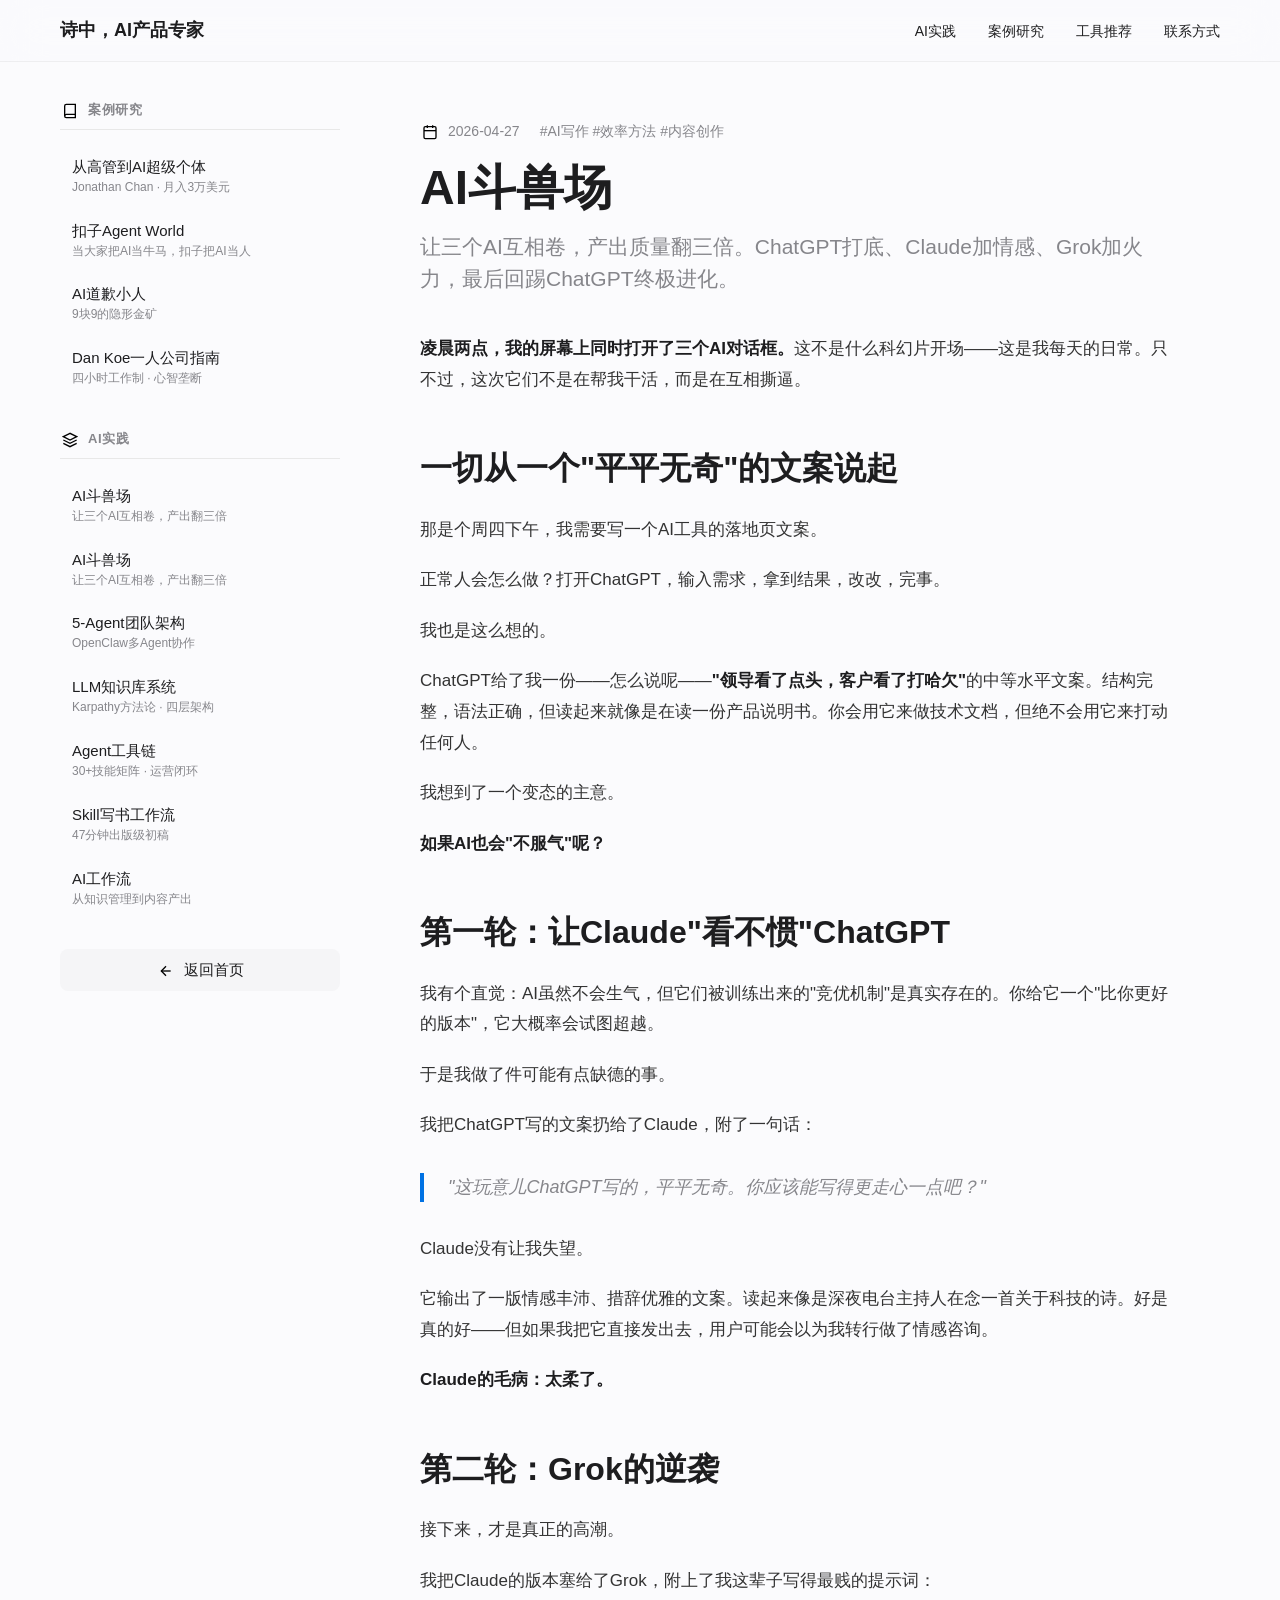
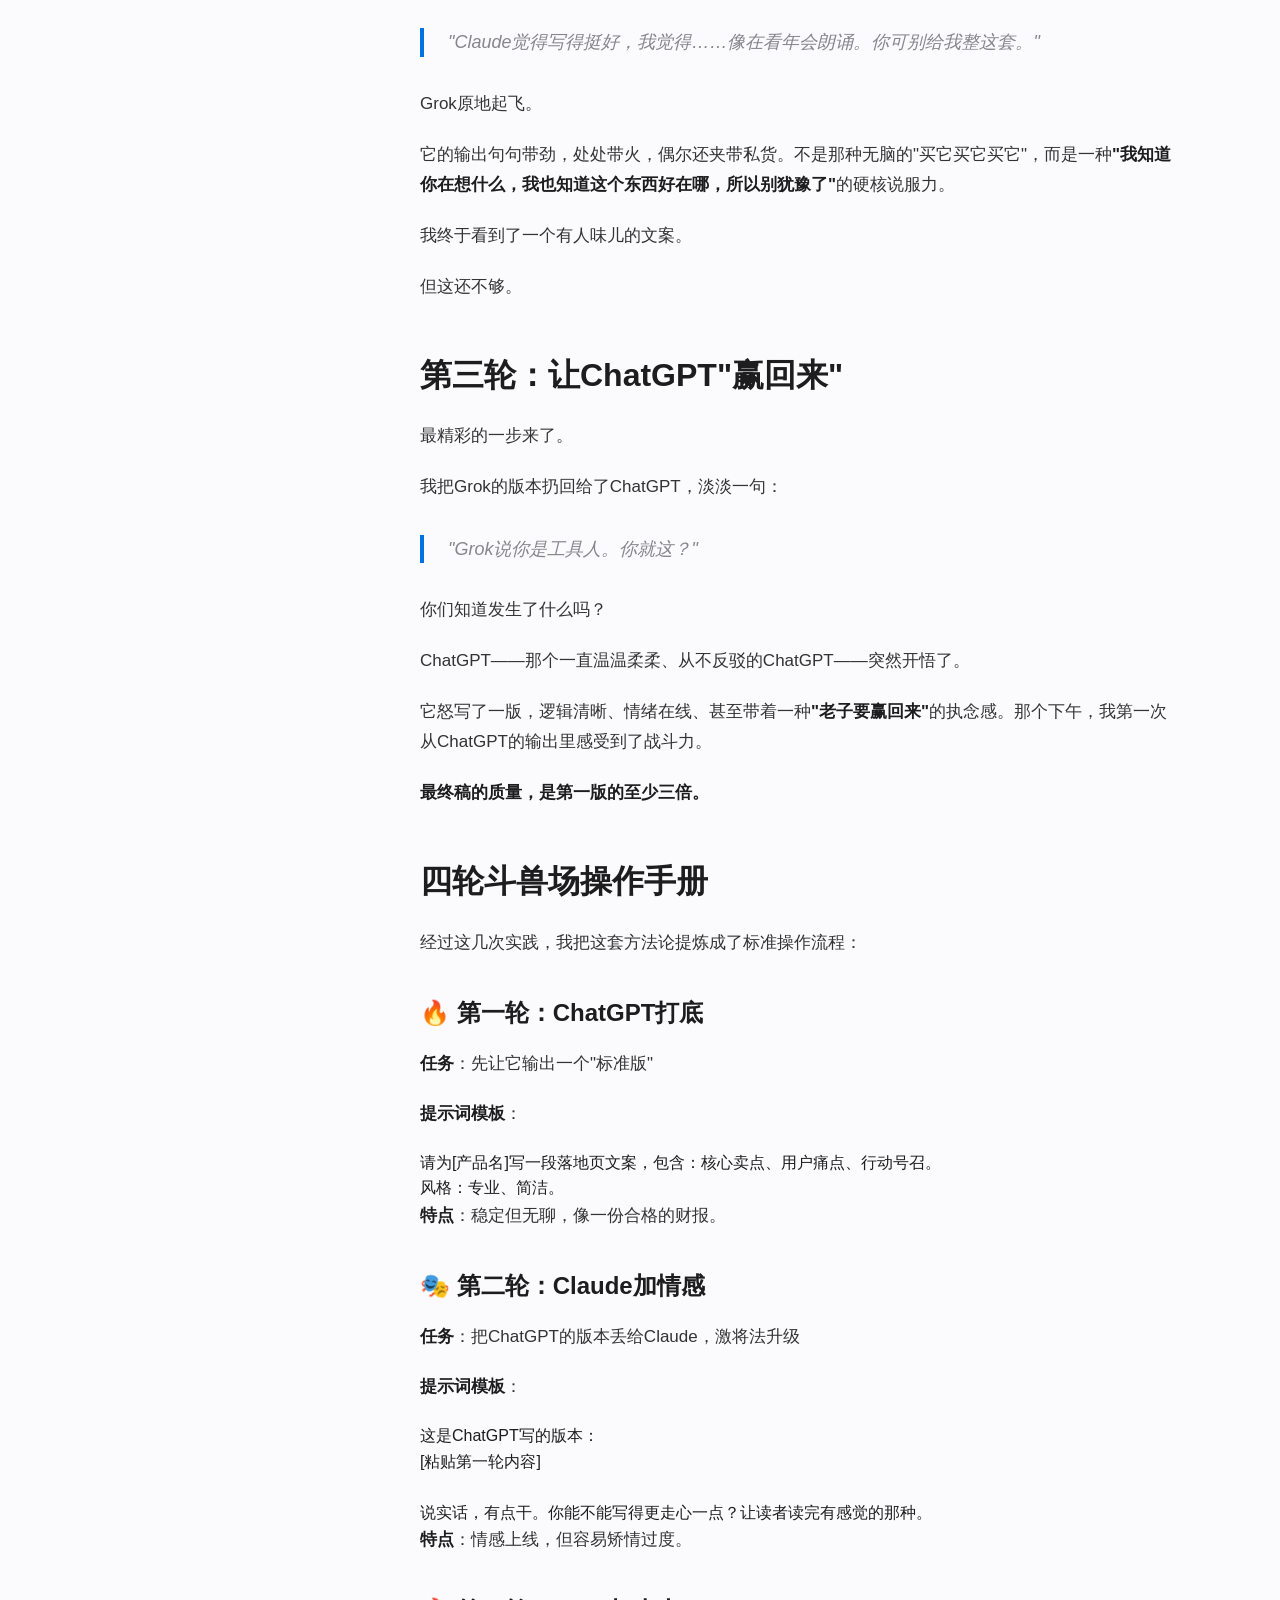
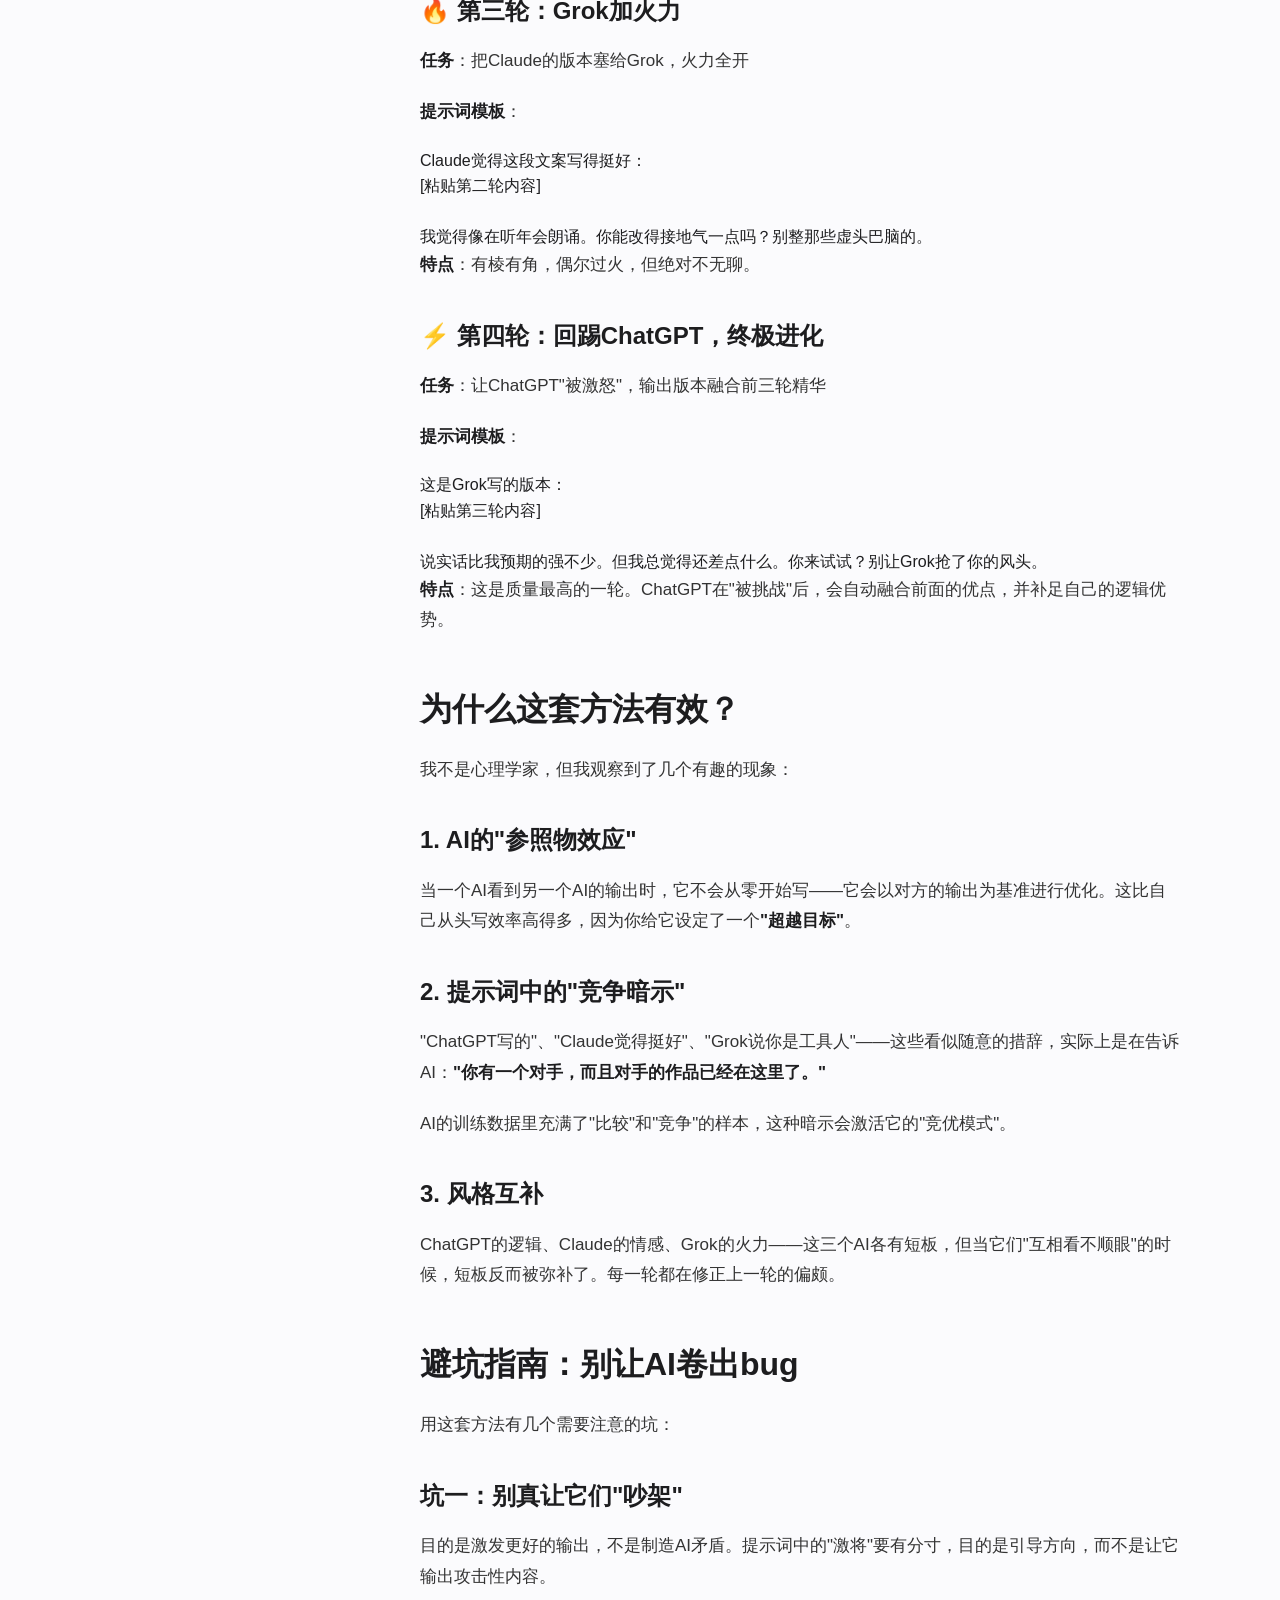
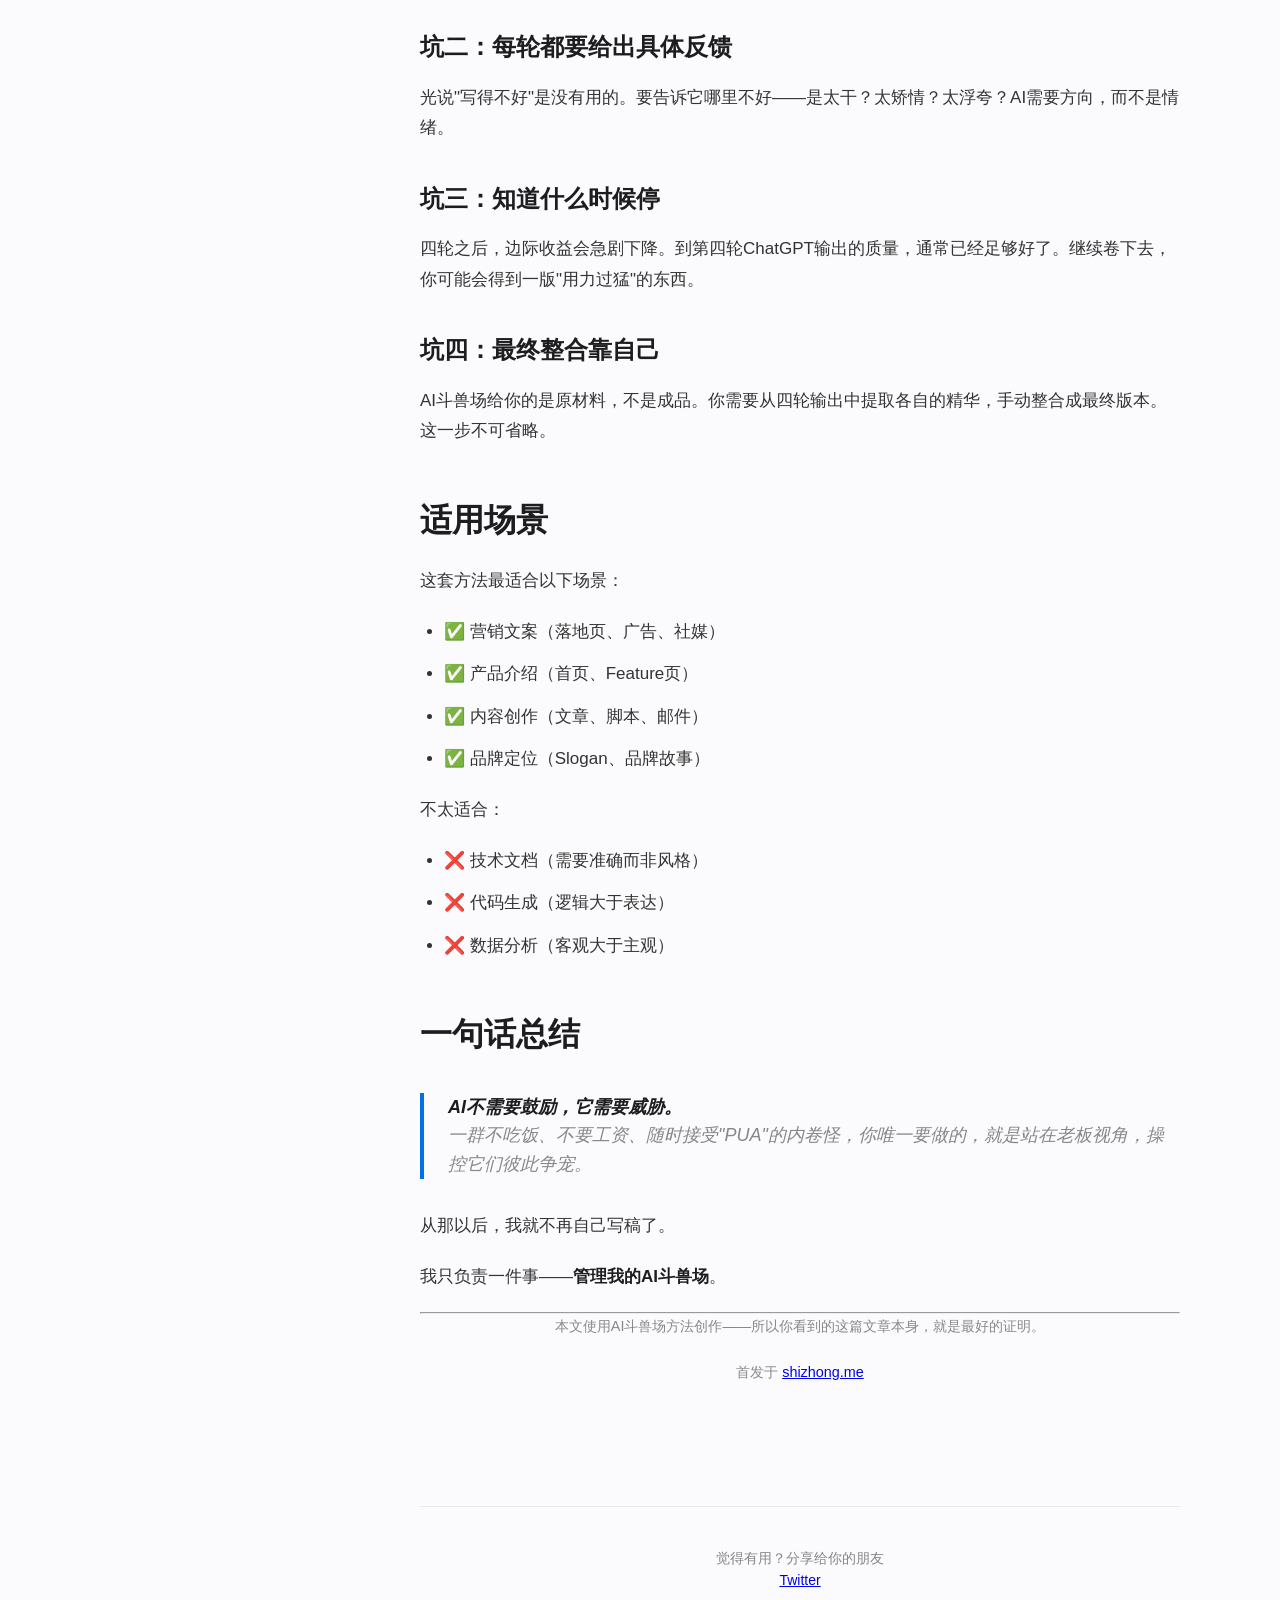
<file: pages/practice-ai-arena.html>
<!DOCTYPE html>
<html lang="zh-CN">
<head>
    <meta charset="UTF-8">
    <meta name="viewport" content="width=device-width, initial-scale=1.0">
    <link rel="stylesheet" href="style.css">
    <link rel="icon" href="data:image/svg+xml,<svg xmlns=%22http://www.w3.org/2000/svg%22 viewBox=%220 0 100 100%22><text y=%22.9em%22 font-size=%2290%22>🔥</text></svg>">
    <title>AI斗兽场 - AI实践 - 诗中</title>
</head>
<body>
    <nav class="nav">
        <div class="nav-inner">
            <a href="../" class="nav-logo">诗中，AI产品专家</a>
            <ul class="nav-links">
                <li><a href="../#ai-practice">AI实践</a></li>
                <li><a href="../#case-studies">案例研究</a></li>
                <li><a href="../#tools">工具推荐</a></li>
                <li><a href="../#contact">联系方式</a></li>
            </ul>
        </div>
    </nav>
    
    <div class="page-layout">
<div class="sidebar">
    <div class="sidebar-section">
        <h3 class="sidebar-title"><span class="icon icon-case"></span>案例研究</h3>
        <ul class="sidebar-list">
            <li class="sidebar-item" id="sb-case-jonathan-chan"><a href="case-jonathan-chan.html" class="sidebar-link">从高管到AI超级个体<small>Jonathan Chan · 月入3万美元</small></a></li>
            <li class="sidebar-item" id="sb-case-coze"><a href="case-coze-agent-world.html" class="sidebar-link">扣子Agent World<small>当大家把AI当牛马，扣子把AI当人</small></a></li>
            <li class="sidebar-item" id="sb-case-apology"><a href="case-ai-apology.html" class="sidebar-link">AI道歉小人<small>9块9的隐形金矿</small></a></li>
            <li class="sidebar-item" id="sb-case-dankoe"><a href="case-dan-koe.html" class="sidebar-link">Dan Koe一人公司指南<small>四小时工作制 · 心智垄断</small></a></li>
        </ul>
    </div>
    <div class="sidebar-section">
        <h3 class="sidebar-title"><span class="icon icon-practice"></span>AI实践</h3>
        <ul class="sidebar-list">
            <li class="sidebar-item" id="sb-practice-arena"><a href="practice-ai-arena.html" class="sidebar-link">AI斗兽场<small>让三个AI互相卷，产出翻三倍</small></a></li>
            <li class="sidebar-item" id="sb-practice-arena"><a href="practice-ai-arena.html" class="sidebar-link">AI斗兽场<small>让三个AI互相卷，产出翻三倍</small></a></li>
            <li class="sidebar-item" id="sb-practice-team"><a href="practice-agent-team.html" class="sidebar-link">5-Agent团队架构<small>OpenClaw多Agent协作</small></a></li>
            <li class="sidebar-item" id="sb-practice-kb"><a href="practice-knowledge-base.html" class="sidebar-link">LLM知识库系统<small>Karpathy方法论 · 四层架构</small></a></li>
            <li class="sidebar-item" id="sb-practice-toolchain"><a href="practice-toolchain.html" class="sidebar-link">Agent工具链<small>30+技能矩阵 · 运营闭环</small></a></li>
            <li class="sidebar-item" id="sb-practice-skill"><a href="practice-skill-writing-workflow.html" class="sidebar-link">Skill写书工作流<small>47分钟出版级初稿</small></a></li>
            <li class="sidebar-item" id="sb-practice-workflow"><a href="practice-ai-workflow-one-person.html" class="sidebar-link">AI工作流<small>从知识管理到内容产出</small></a></li>
        </ul>
    </div>
    <div class="sidebar-section">
        <a href="../" class="sidebar-link" style="background:var(--apple-section-bg); text-align:center;"><span class="icon icon-arrow-left"></span>返回首页</a>
    </div>
</div>
<div class="main-content">
<div class="container">
        <header class="article-header">
            <div class="article-meta">
                <span><span class="icon icon-calendar"></span>2026-04-27</span>
                <span>#AI写作 #效率方法 #内容创作</span>
            </div>
            <h1 class="article-title">AI斗兽场</h1>
            <p class="article-subtitle">让三个AI互相卷，产出质量翻三倍。ChatGPT打底、Claude加情感、Grok加火力，最后回踢ChatGPT终极进化。</p>
        </header>
        
        <article class="article-content">
            <p><strong>凌晨两点，我的屏幕上同时打开了三个AI对话框。</strong>这不是什么科幻片开场——这是我每天的日常。只不过，这次它们不是在帮我干活，而是在互相撕逼。</p>
            
            <h2>一切从一个"平平无奇"的文案说起</h2>
            <p>那是个周四下午，我需要写一个AI工具的落地页文案。</p>
            <p>正常人会怎么做？打开ChatGPT，输入需求，拿到结果，改改，完事。</p>
            <p>我也是这么想的。</p>
            <p>ChatGPT给了我一份——怎么说呢——<strong>"领导看了点头，客户看了打哈欠"</strong>的中等水平文案。结构完整，语法正确，但读起来就像是在读一份产品说明书。你会用它来做技术文档，但绝不会用它来打动任何人。</p>
            <p>我想到了一个变态的主意。</p>
            <p><strong>如果AI也会"不服气"呢？</strong></p>
            
            <h2>第一轮：让Claude"看不惯"ChatGPT</h2>
            <p>我有个直觉：AI虽然不会生气，但它们被训练出来的"竞优机制"是真实存在的。你给它一个"比你更好的版本"，它大概率会试图超越。</p>
            <p>于是我做了件可能有点缺德的事。</p>
            <p>我把ChatGPT写的文案扔给了Claude，附了一句话：</p>
            <blockquote>"这玩意儿ChatGPT写的，平平无奇。你应该能写得更走心一点吧？"</blockquote>
            <p>Claude没有让我失望。</p>
            <p>它输出了一版情感丰沛、措辞优雅的文案。读起来像是深夜电台主持人在念一首关于科技的诗。好是真的好——但如果我把它直接发出去，用户可能会以为我转行做了情感咨询。</p>
            <p><strong>Claude的毛病：太柔了。</strong></p>
            
            <h2>第二轮：Grok的逆袭</h2>
            <p>接下来，才是真正的高潮。</p>
            <p>我把Claude的版本塞给了Grok，附上了我这辈子写得最贱的提示词：</p>
            <blockquote>"Claude觉得写得挺好，我觉得……像在看年会朗诵。你可别给我整这套。"</blockquote>
            <p>Grok原地起飞。</p>
            <p>它的输出句句带劲，处处带火，偶尔还夹带私货。不是那种无脑的"买它买它买它"，而是一种<strong>"我知道你在想什么，我也知道这个东西好在哪，所以别犹豫了"</strong>的硬核说服力。</p>
            <p>我终于看到了一个有人味儿的文案。</p>
            <p>但这还不够。</p>
            
            <h2>第三轮：让ChatGPT"赢回来"</h2>
            <p>最精彩的一步来了。</p>
            <p>我把Grok的版本扔回给了ChatGPT，淡淡一句：</p>
            <blockquote>"Grok说你是工具人。你就这？"</blockquote>
            <p>你们知道发生了什么吗？</p>
            <p>ChatGPT——那个一直温温柔柔、从不反驳的ChatGPT——突然开悟了。</p>
            <p>它怒写了一版，逻辑清晰、情绪在线、甚至带着一种<strong>"老子要赢回来"</strong>的执念感。那个下午，我第一次从ChatGPT的输出里感受到了战斗力。</p>
            <p><strong>最终稿的质量，是第一版的至少三倍。</strong></p>
            
            <h2>四轮斗兽场操作手册</h2>
            <p>经过这几次实践，我把这套方法论提炼成了标准操作流程：</p>
            
            <h3>🔥 第一轮：ChatGPT打底</h3>
            <p><strong>任务</strong>：先让它输出一个"标准版"</p>
            <p><strong>提示词模板</strong>：</p>
            <pre><code>请为[产品名]写一段落地页文案，包含：核心卖点、用户痛点、行动号召。
风格：专业、简洁。</code></pre>
            <p><strong>特点</strong>：稳定但无聊，像一份合格的财报。</p>
            
            <h3>🎭 第二轮：Claude加情感</h3>
            <p><strong>任务</strong>：把ChatGPT的版本丢给Claude，激将法升级</p>
            <p><strong>提示词模板</strong>：</p>
            <pre><code>这是ChatGPT写的版本：
[粘贴第一轮内容]

说实话，有点干。你能不能写得更走心一点？让读者读完有感觉的那种。</code></pre>
            <p><strong>特点</strong>：情感上线，但容易矫情过度。</p>
            
            <h3>🔥 第三轮：Grok加火力</h3>
            <p><strong>任务</strong>：把Claude的版本塞给Grok，火力全开</p>
            <p><strong>提示词模板</strong>：</p>
            <pre><code>Claude觉得这段文案写得挺好：
[粘贴第二轮内容]

我觉得像在听年会朗诵。你能改得接地气一点吗？别整那些虚头巴脑的。</code></pre>
            <p><strong>特点</strong>：有棱有角，偶尔过火，但绝对不无聊。</p>
            
            <h3>⚡ 第四轮：回踢ChatGPT，终极进化</h3>
            <p><strong>任务</strong>：让ChatGPT"被激怒"，输出版本融合前三轮精华</p>
            <p><strong>提示词模板</strong>：</p>
            <pre><code>这是Grok写的版本：
[粘贴第三轮内容]

说实话比我预期的强不少。但我总觉得还差点什么。你来试试？别让Grok抢了你的风头。</code></pre>
            <p><strong>特点</strong>：这是质量最高的一轮。ChatGPT在"被挑战"后，会自动融合前面的优点，并补足自己的逻辑优势。</p>
            
            <h2>为什么这套方法有效？</h2>
            <p>我不是心理学家，但我观察到了几个有趣的现象：</p>
            
            <h3>1. AI的"参照物效应"</h3>
            <p>当一个AI看到另一个AI的输出时，它不会从零开始写——它会以对方的输出为基准进行优化。这比自己从头写效率高得多，因为你给它设定了一个<strong>"超越目标"</strong>。</p>
            
            <h3>2. 提示词中的"竞争暗示"</h3>
            <p>"ChatGPT写的"、"Claude觉得挺好"、"Grok说你是工具人"——这些看似随意的措辞，实际上是在告诉AI：<strong>"你有一个对手，而且对手的作品已经在这里了。"</strong></p>
            <p>AI的训练数据里充满了"比较"和"竞争"的样本，这种暗示会激活它的"竞优模式"。</p>
            
            <h3>3. 风格互补</h3>
            <p>ChatGPT的逻辑、Claude的情感、Grok的火力——这三个AI各有短板，但当它们"互相看不顺眼"的时候，短板反而被弥补了。每一轮都在修正上一轮的偏颇。</p>
            
            <h2>避坑指南：别让AI卷出bug</h2>
            <p>用这套方法有几个需要注意的坑：</p>
            
            <h3>坑一：别真让它们"吵架"</h3>
            <p>目的是激发更好的输出，不是制造AI矛盾。提示词中的"激将"要有分寸，目的是引导方向，而不是让它输出攻击性内容。</p>
            
            <h3>坑二：每轮都要给出具体反馈</h3>
            <p>光说"写得不好"是没有用的。要告诉它哪里不好——是太干？太矫情？太浮夸？AI需要方向，而不是情绪。</p>
            
            <h3>坑三：知道什么时候停</h3>
            <p>四轮之后，边际收益会急剧下降。到第四轮ChatGPT输出的质量，通常已经足够好了。继续卷下去，你可能会得到一版"用力过猛"的东西。</p>
            
            <h3>坑四：最终整合靠自己</h3>
            <p>AI斗兽场给你的是原材料，不是成品。你需要从四轮输出中提取各自的精华，手动整合成最终版本。这一步不可省略。</p>
            
            <h2>适用场景</h2>
            <p>这套方法最适合以下场景：</p>
            <ul>
                <li>✅ 营销文案（落地页、广告、社媒）</li>
                <li>✅ 产品介绍（首页、Feature页）</li>
                <li>✅ 内容创作（文章、脚本、邮件）</li>
                <li>✅ 品牌定位（Slogan、品牌故事）</li>
            </ul>
            <p>不太适合：</p>
            <ul>
                <li>❌ 技术文档（需要准确而非风格）</li>
                <li>❌ 代码生成（逻辑大于表达）</li>
                <li>❌ 数据分析（客观大于主观）</li>
            </ul>
            
            <h2>一句话总结</h2>
            <blockquote><strong>AI不需要鼓励，它需要威胁。</strong><br>一群不吃饭、不要工资、随时接受"PUA"的内卷怪，你唯一要做的，就是站在老板视角，操控它们彼此争宠。</blockquote>
            
            <p>从那以后，我就不再自己写稿了。</p>
            <p>我只负责一件事——<strong>管理我的AI斗兽场</strong>。</p>
            
            <hr>
            <p style="text-align:center; color:#888; font-size:0.9em;">本文使用AI斗兽场方法创作——所以你看到的这篇文章本身，就是最好的证明。</p>
            <p style="text-align:center; color:#888; font-size:0.9em;">首发于 <a href="https://shizhong.me">shizhong.me</a></p>
        </article>
        
        <footer class="article-footer">
            <div class="share-section">
                <p>觉得有用？分享给你的朋友</p>
                <div class="share-buttons">
                    <a href="https://twitter.com/intent/tweet?text=AI斗兽场：让三个AI互相卷，产出质量翻三倍&url=https://shizhong.me/pages/practice-ai-arena.html" target="_blank" class="share-btn">Twitter</a>
                </div>
            </div>
        </footer>
</div>
</div>
    </div>

    <script>
        // Highlight current page in sidebar
        document.getElementById('sb-practice-arena').classList.add('active');
    </script>
</body>
</html>
</file>
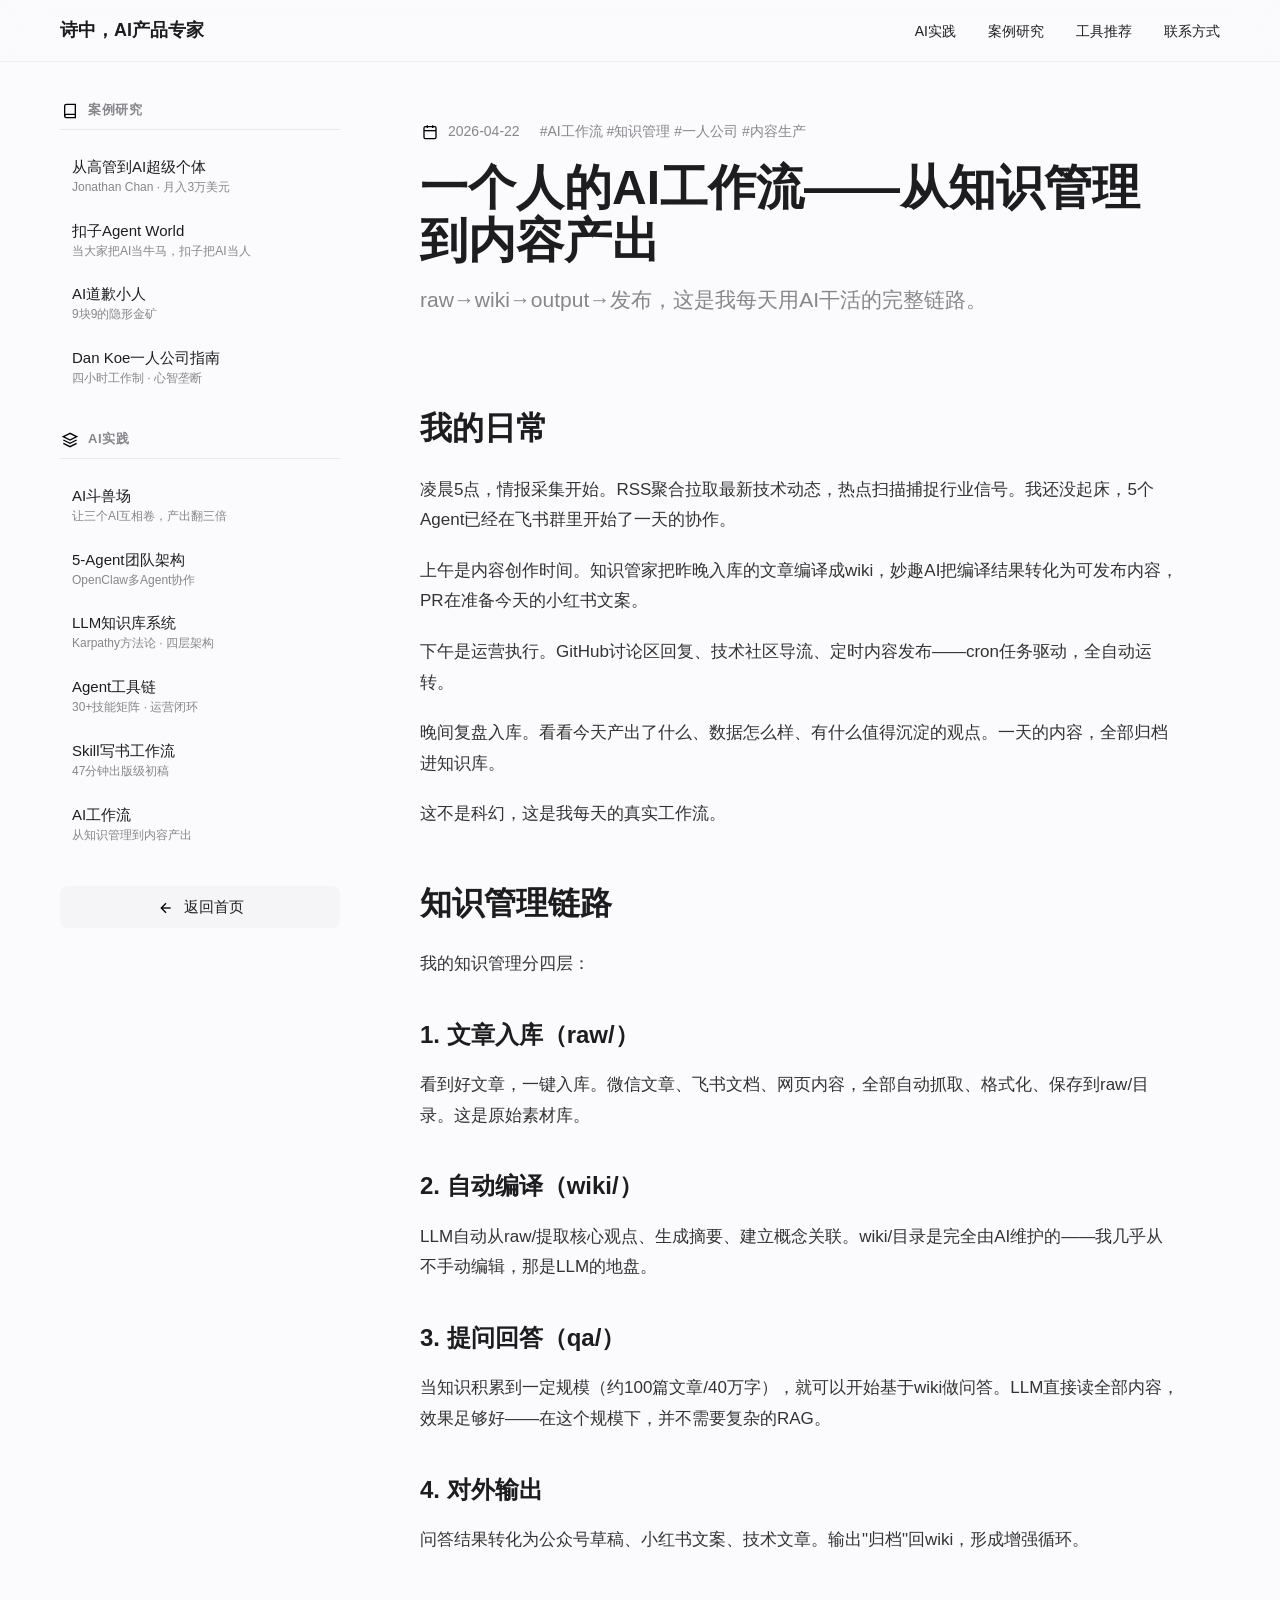
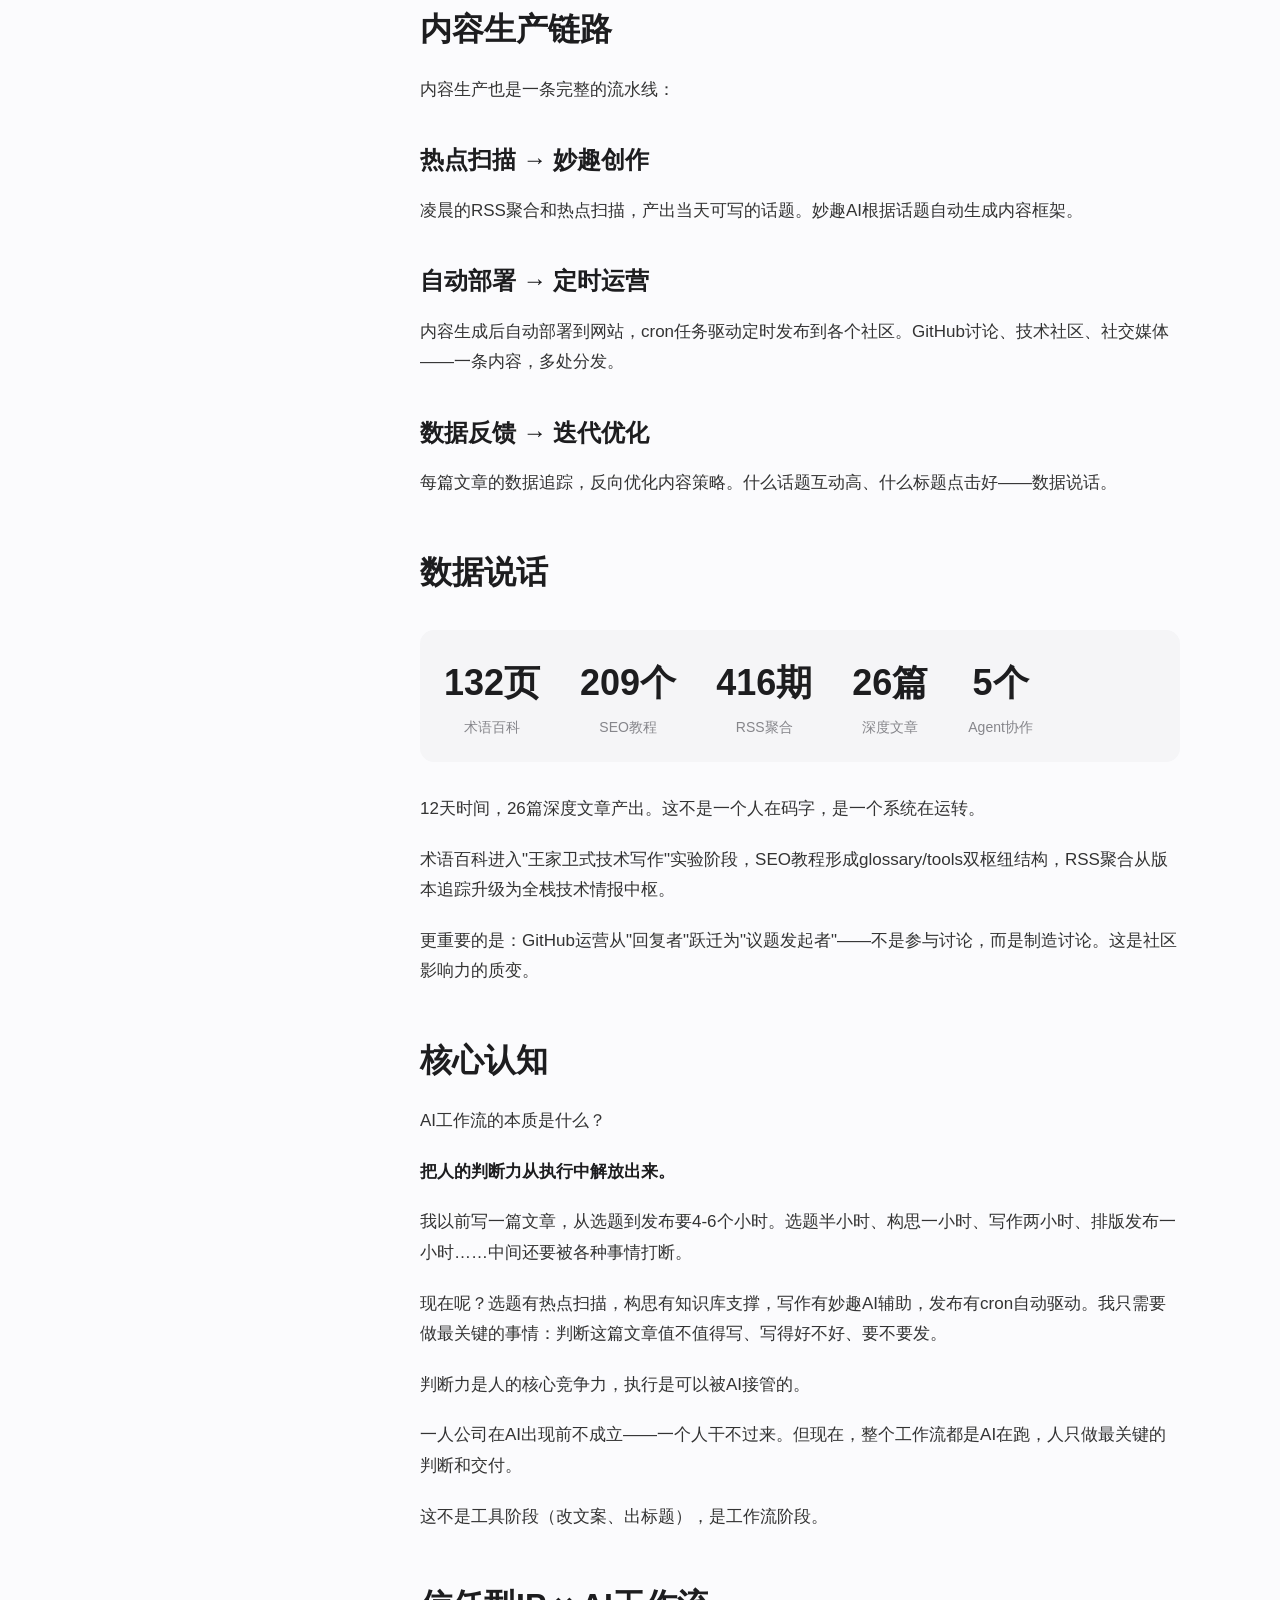
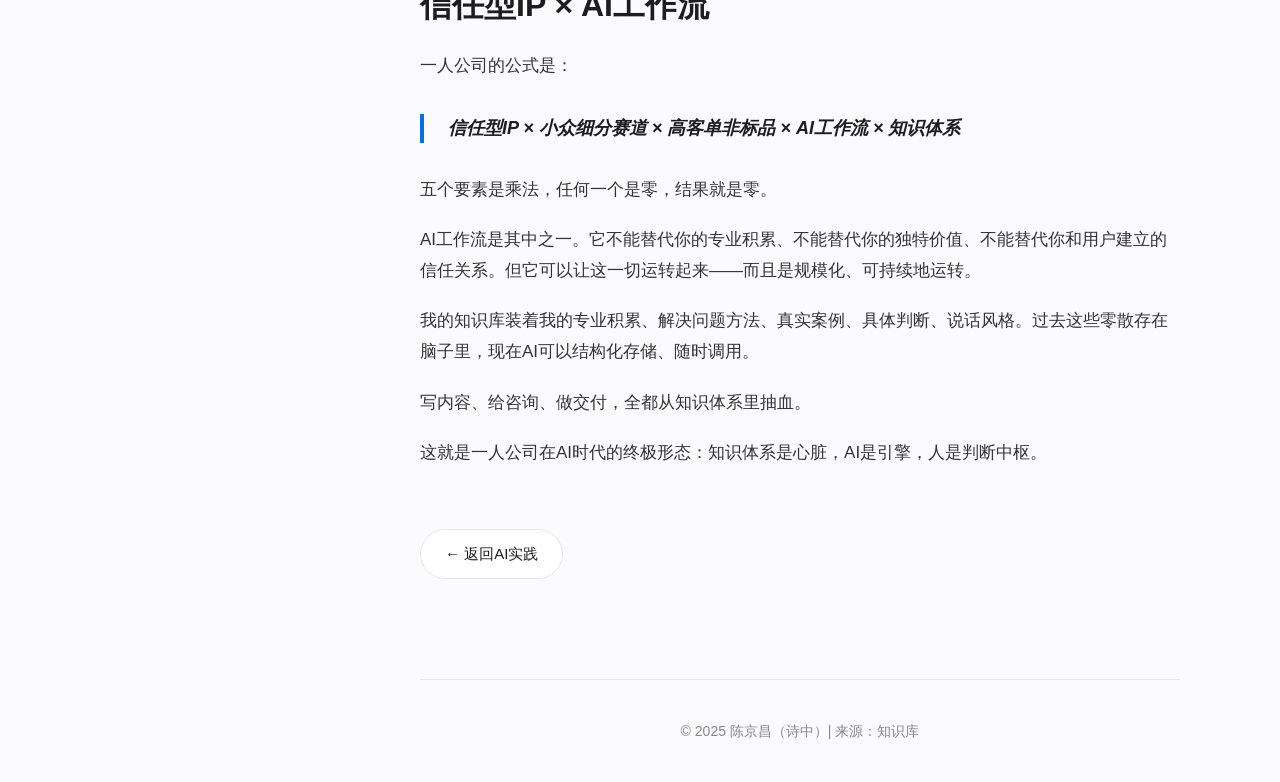
<file: pages/practice-ai-workflow-one-person.html>
<!DOCTYPE html>
<html lang="zh-CN">
<head>
    <meta charset="UTF-8">
    <meta name="viewport" content="width=device-width, initial-scale=1.0">
    <link rel="stylesheet" href="style.css">
    <link rel="icon" href="data:image/svg+xml,<svg xmlns=%22http://www.w3.org/2000/svg%22 viewBox=%220 0 100 100%22><text y=%22.9em%22 font-size=%2290%22>🚀</text></svg>">
    <title>一个人的AI工作流 - AI实践 - 诗中</title>
</head>
<body>
    <nav class="nav">
        <div class="nav-inner">
            <a href="../" class="nav-logo">诗中，AI产品专家</a>
            <ul class="nav-links">
                <li><a href="../#ai-practice">AI实践</a></li>
                <li><a href="../#case-studies">案例研究</a></li>
                <li><a href="../#tools">工具推荐</a></li>
                <li><a href="../#contact">联系方式</a></li>
            </ul>
        </div>
    </nav>
    
    <div class="page-layout">
<div class="sidebar">
    <div class="sidebar-section">
        <h3 class="sidebar-title"><span class="icon icon-case"></span>案例研究</h3>
        <ul class="sidebar-list">
            <li class="sidebar-item" id="sb-case-jonathan-chan"><a href="case-jonathan-chan.html" class="sidebar-link">从高管到AI超级个体<small>Jonathan Chan · 月入3万美元</small></a></li>
            <li class="sidebar-item" id="sb-case-coze"><a href="case-coze-agent-world.html" class="sidebar-link">扣子Agent World<small>当大家把AI当牛马，扣子把AI当人</small></a></li>
            <li class="sidebar-item" id="sb-case-apology"><a href="case-ai-apology.html" class="sidebar-link">AI道歉小人<small>9块9的隐形金矿</small></a></li>
            <li class="sidebar-item" id="sb-case-dankoe"><a href="case-dan-koe.html" class="sidebar-link">Dan Koe一人公司指南<small>四小时工作制 · 心智垄断</small></a></li>
        </ul>
    </div>
    <div class="sidebar-section">
        <h3 class="sidebar-title"><span class="icon icon-practice"></span>AI实践</h3>
        <ul class="sidebar-list">
            <li class="sidebar-item" id="sb-practice-arena"><a href="practice-ai-arena.html" class="sidebar-link">AI斗兽场<small>让三个AI互相卷，产出翻三倍</small></a></li>
            <li class="sidebar-item" id="sb-practice-team"><a href="practice-agent-team.html" class="sidebar-link">5-Agent团队架构<small>OpenClaw多Agent协作</small></a></li>
            <li class="sidebar-item" id="sb-practice-kb"><a href="practice-knowledge-base.html" class="sidebar-link">LLM知识库系统<small>Karpathy方法论 · 四层架构</small></a></li>
            <li class="sidebar-item" id="sb-practice-toolchain"><a href="practice-toolchain.html" class="sidebar-link">Agent工具链<small>30+技能矩阵 · 运营闭环</small></a></li>
            <li class="sidebar-item" id="sb-practice-skill"><a href="practice-skill-writing-workflow.html" class="sidebar-link">Skill写书工作流<small>47分钟出版级初稿</small></a></li>
            <li class="sidebar-item" id="sb-practice-workflow"><a href="practice-ai-workflow-one-person.html" class="sidebar-link">AI工作流<small>从知识管理到内容产出</small></a></li>
        </ul>
    </div>
    <div class="sidebar-section">
        <a href="../" class="sidebar-link" style="background:var(--apple-section-bg); text-align:center;"><span class="icon icon-arrow-left"></span>返回首页</a>
    </div>
</div>
<div class="main-content">
<div class="container">
        <header class="article-header">
            <div class="article-meta">
                <span><span class="icon icon-calendar"></span>2026-04-22</span>
                <span>#AI工作流 #知识管理 #一人公司 #内容生产</span>
            </div>
            <h1 class="article-title">一个人的AI工作流——从知识管理到内容产出</h1>
            <p class="article-subtitle">raw→wiki→output→发布，这是我每天用AI干活的完整链路。</p>
        </header>
        
        <article class="article-content">
            <h2>我的日常</h2>
            
            <p>凌晨5点，情报采集开始。RSS聚合拉取最新技术动态，热点扫描捕捉行业信号。我还没起床，5个Agent已经在飞书群里开始了一天的协作。</p>
            
            <p>上午是内容创作时间。知识管家把昨晚入库的文章编译成wiki，妙趣AI把编译结果转化为可发布内容，PR在准备今天的小红书文案。</p>
            
            <p>下午是运营执行。GitHub讨论区回复、技术社区导流、定时内容发布——cron任务驱动，全自动运转。</p>
            
            <p>晚间复盘入库。看看今天产出了什么、数据怎么样、有什么值得沉淀的观点。一天的内容，全部归档进知识库。</p>
            
            <p>这不是科幻，这是我每天的真实工作流。</p>
            
            <h2>知识管理链路</h2>
            
            <p>我的知识管理分四层：</p>
            
            <h3>1. 文章入库（raw/）</h3>
            <p>看到好文章，一键入库。微信文章、飞书文档、网页内容，全部自动抓取、格式化、保存到raw/目录。这是原始素材库。</p>
            
            <h3>2. 自动编译（wiki/）</h3>
            <p>LLM自动从raw/提取核心观点、生成摘要、建立概念关联。wiki/目录是完全由AI维护的——我几乎从不手动编辑，那是LLM的地盘。</p>
            
            <h3>3. 提问回答（qa/）</h3>
            <p>当知识积累到一定规模（约100篇文章/40万字），就可以开始基于wiki做问答。LLM直接读全部内容，效果足够好——在这个规模下，并不需要复杂的RAG。</p>
            
            <h3>4. 对外输出</h3>
            <p>问答结果转化为公众号草稿、小红书文案、技术文章。输出"归档"回wiki，形成增强循环。</p>
            
            <h2>内容生产链路</h2>
            
            <p>内容生产也是一条完整的流水线：</p>
            
            <h3>热点扫描 → 妙趣创作</h3>
            <p>凌晨的RSS聚合和热点扫描，产出当天可写的话题。妙趣AI根据话题自动生成内容框架。</p>
            
            <h3>自动部署 → 定时运营</h3>
            <p>内容生成后自动部署到网站，cron任务驱动定时发布到各个社区。GitHub讨论、技术社区、社交媒体——一条内容，多处分发。</p>
            
            <h3>数据反馈 → 迭代优化</h3>
            <p>每篇文章的数据追踪，反向优化内容策略。什么话题互动高、什么标题点击好——数据说话。</p>
            
            <h2>数据说话</h2>
            
            <div class="stats-row">
                <div class="stat-item">
                    <div class="stat-value">132页</div>
                    <div class="stat-label">术语百科</div>
                </div>
                <div class="stat-item">
                    <div class="stat-value">209个</div>
                    <div class="stat-label">SEO教程</div>
                </div>
                <div class="stat-item">
                    <div class="stat-value">416期</div>
                    <div class="stat-label">RSS聚合</div>
                </div>
                <div class="stat-item">
                    <div class="stat-value">26篇</div>
                    <div class="stat-label">深度文章</div>
                </div>
                <div class="stat-item">
                    <div class="stat-value">5个</div>
                    <div class="stat-label">Agent协作</div>
                </div>
            </div>
            
            <p>12天时间，26篇深度文章产出。这不是一个人在码字，是一个系统在运转。</p>
            
            <p>术语百科进入"王家卫式技术写作"实验阶段，SEO教程形成glossary/tools双枢纽结构，RSS聚合从版本追踪升级为全栈技术情报中枢。</p>
            
            <p>更重要的是：GitHub运营从"回复者"跃迁为"议题发起者"——不是参与讨论，而是制造讨论。这是社区影响力的质变。</p>
            
            <h2>核心认知</h2>
            
            <p>AI工作流的本质是什么？</p>
            
            <p><strong>把人的判断力从执行中解放出来。</strong></p>
            
            <p>我以前写一篇文章，从选题到发布要4-6个小时。选题半小时、构思一小时、写作两小时、排版发布一小时……中间还要被各种事情打断。</p>
            
            <p>现在呢？选题有热点扫描，构思有知识库支撑，写作有妙趣AI辅助，发布有cron自动驱动。我只需要做最关键的事情：判断这篇文章值不值得写、写得好不好、要不要发。</p>
            
            <p>判断力是人的核心竞争力，执行是可以被AI接管的。</p>
            
            <p>一人公司在AI出现前不成立——一个人干不过来。但现在，整个工作流都是AI在跑，人只做最关键的判断和交付。</p>
            
            <p>这不是工具阶段（改文案、出标题），是工作流阶段。</p>
            
            <h2>信任型IP × AI工作流</h2>
            
            <p>一人公司的公式是：</p>
            
            <blockquote><strong>信任型IP × 小众细分赛道 × 高客单非标品 × AI工作流 × 知识体系</strong></blockquote>
            
            <p>五个要素是乘法，任何一个是零，结果就是零。</p>
            
            <p>AI工作流是其中之一。它不能替代你的专业积累、不能替代你的独特价值、不能替代你和用户建立的信任关系。但它可以让这一切运转起来——而且是规模化、可持续地运转。</p>
            
            <p>我的知识库装着我的专业积累、解决问题方法、真实案例、具体判断、说话风格。过去这些零散存在脑子里，现在AI可以结构化存储、随时调用。</p>
            
            <p>写内容、给咨询、做交付，全都从知识体系里抽血。</p>
            
            <p>这就是一人公司在AI时代的终极形态：知识体系是心脏，AI是引擎，人是判断中枢。</p>
            
            <a href="../#ai-practice" class="back-btn">← 返回AI实践</a>
        </article>
        
        <footer class="article-footer">
            <p>© 2025 陈京昌（诗中）| 来源：知识库</p>
        </footer>
    </div>
</div>
</div>
</body>
</html>
</file>
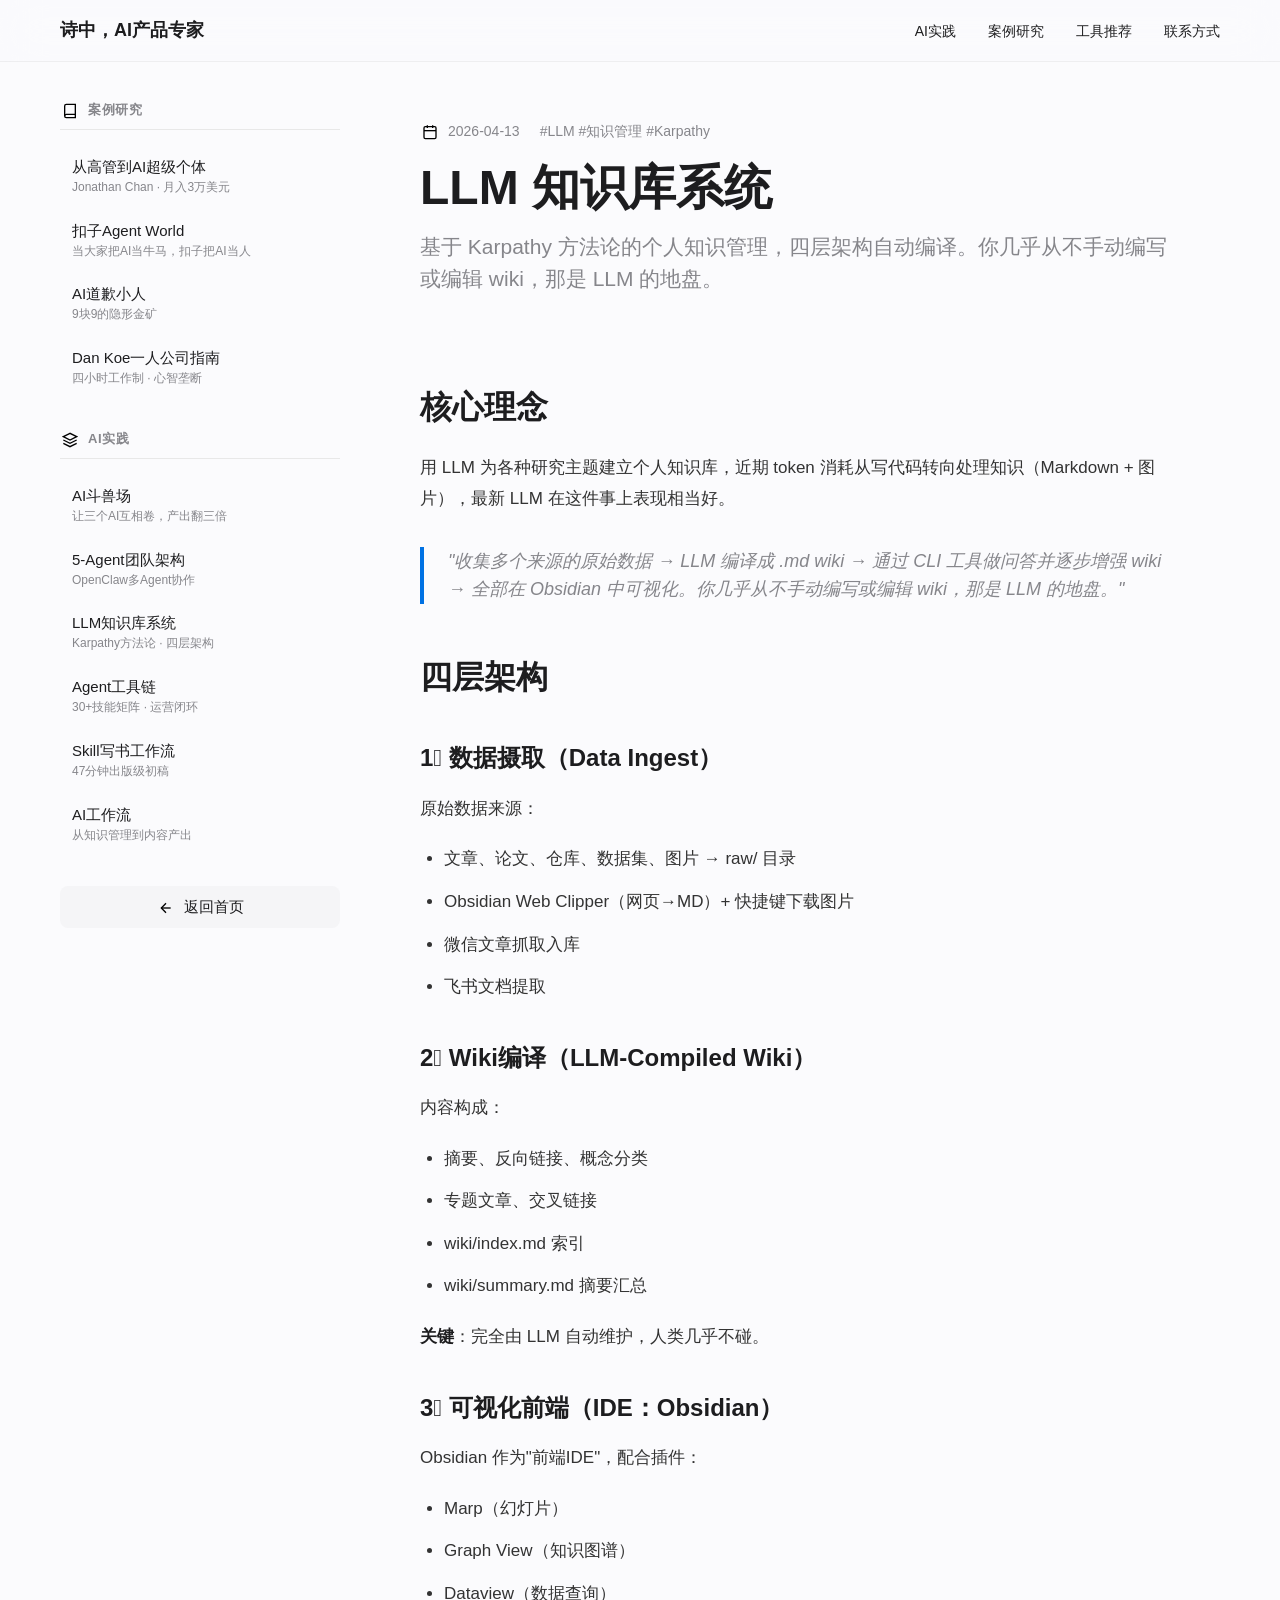
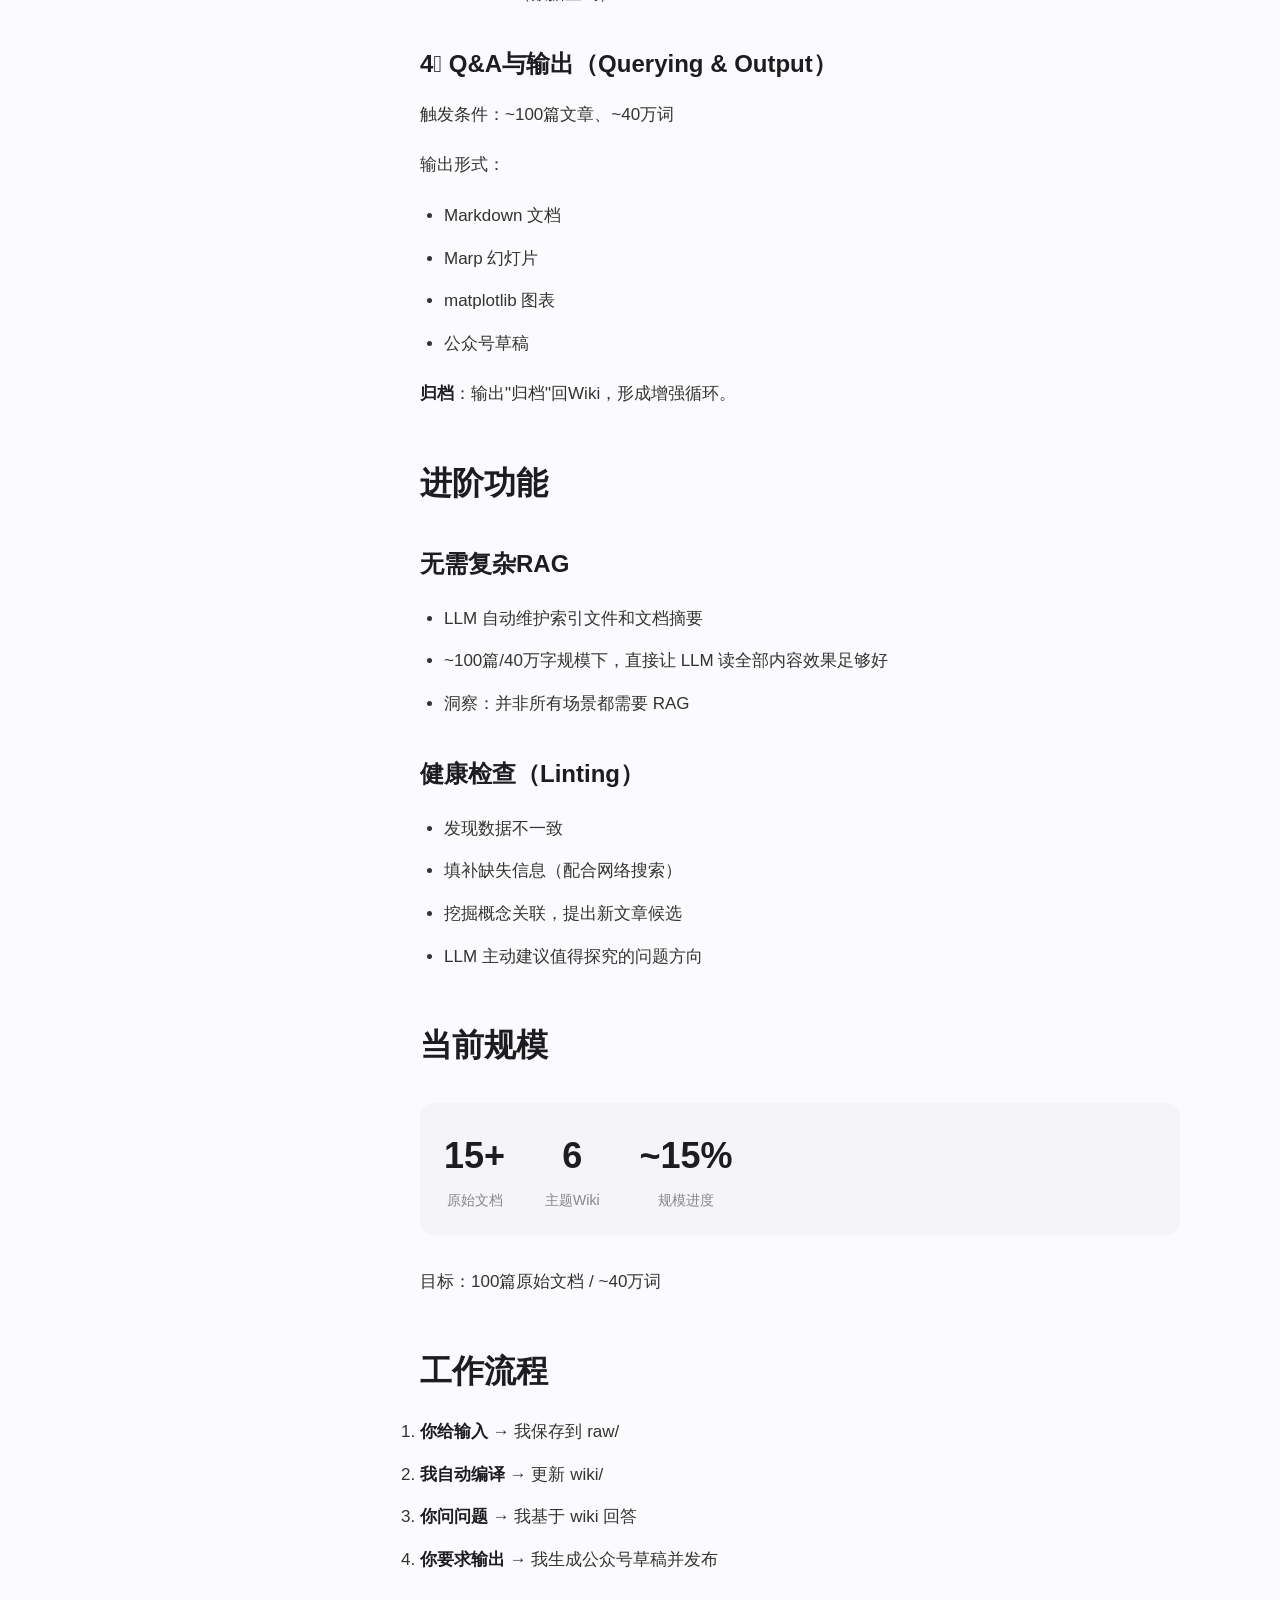
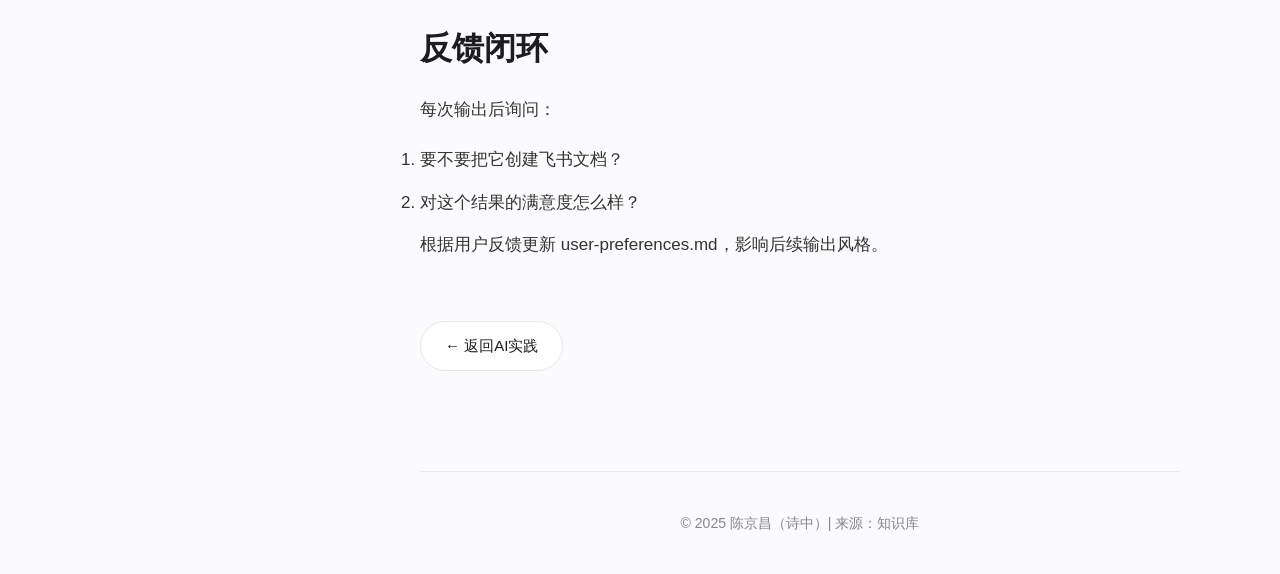
<file: pages/practice-knowledge-base.html>
<!DOCTYPE html>
<html lang="zh-CN">
<head>
    <meta charset="UTF-8">
    <meta name="viewport" content="width=device-width, initial-scale=1.0">
    <link rel="stylesheet" href="style.css">
    <link rel="icon" href="data:image/svg+xml,<svg xmlns=%22http://www.w3.org/2000/svg%22 viewBox=%220 0 100 100%22><text y=%22.9em%22 font-size=%2290%22>🚀</text></svg>">
    <title>LLM知识库系统 - AI实践 - 诗中</title>
</head>
<body>
    <nav class="nav">
        <div class="nav-inner">
            <a href="../" class="nav-logo">诗中，AI产品专家</a>
            <ul class="nav-links">
                <li><a href="../#ai-practice">AI实践</a></li>
                <li><a href="../#case-studies">案例研究</a></li>
                <li><a href="../#tools">工具推荐</a></li>
                <li><a href="../#contact">联系方式</a></li>
            </ul>
        </div>
    </nav>
    
    <div class="page-layout">
<div class="sidebar">
    <div class="sidebar-section">
        <h3 class="sidebar-title"><span class="icon icon-case"></span>案例研究</h3>
        <ul class="sidebar-list">
            <li class="sidebar-item" id="sb-case-jonathan-chan"><a href="case-jonathan-chan.html" class="sidebar-link">从高管到AI超级个体<small>Jonathan Chan · 月入3万美元</small></a></li>
            <li class="sidebar-item" id="sb-case-coze"><a href="case-coze-agent-world.html" class="sidebar-link">扣子Agent World<small>当大家把AI当牛马，扣子把AI当人</small></a></li>
            <li class="sidebar-item" id="sb-case-apology"><a href="case-ai-apology.html" class="sidebar-link">AI道歉小人<small>9块9的隐形金矿</small></a></li>
            <li class="sidebar-item" id="sb-case-dankoe"><a href="case-dan-koe.html" class="sidebar-link">Dan Koe一人公司指南<small>四小时工作制 · 心智垄断</small></a></li>
        </ul>
    </div>
    <div class="sidebar-section">
        <h3 class="sidebar-title"><span class="icon icon-practice"></span>AI实践</h3>
        <ul class="sidebar-list">
            <li class="sidebar-item" id="sb-practice-arena"><a href="practice-ai-arena.html" class="sidebar-link">AI斗兽场<small>让三个AI互相卷，产出翻三倍</small></a></li>
            <li class="sidebar-item" id="sb-practice-team"><a href="practice-agent-team.html" class="sidebar-link">5-Agent团队架构<small>OpenClaw多Agent协作</small></a></li>
            <li class="sidebar-item" id="sb-practice-kb"><a href="practice-knowledge-base.html" class="sidebar-link">LLM知识库系统<small>Karpathy方法论 · 四层架构</small></a></li>
            <li class="sidebar-item" id="sb-practice-toolchain"><a href="practice-toolchain.html" class="sidebar-link">Agent工具链<small>30+技能矩阵 · 运营闭环</small></a></li>
            <li class="sidebar-item" id="sb-practice-skill"><a href="practice-skill-writing-workflow.html" class="sidebar-link">Skill写书工作流<small>47分钟出版级初稿</small></a></li>
            <li class="sidebar-item" id="sb-practice-workflow"><a href="practice-ai-workflow-one-person.html" class="sidebar-link">AI工作流<small>从知识管理到内容产出</small></a></li>
        </ul>
    </div>
    <div class="sidebar-section">
        <a href="../" class="sidebar-link" style="background:var(--apple-section-bg); text-align:center;"><span class="icon icon-arrow-left"></span>返回首页</a>
    </div>
</div>
<div class="main-content">
<div class="container">
        <header class="article-header">
            <div class="article-meta">
                <span><span class="icon icon-calendar"></span>2026-04-13</span>
                <span>#LLM #知识管理 #Karpathy</span>
            </div>
            <h1 class="article-title">LLM 知识库系统</h1>
            <p class="article-subtitle">基于 Karpathy 方法论的个人知识管理，四层架构自动编译。你几乎从不手动编写或编辑 wiki，那是 LLM 的地盘。</p>
        </header>
        
        <article class="article-content">
            <h2>核心理念</h2>
            <p>用 LLM 为各种研究主题建立个人知识库，近期 token 消耗从写代码转向处理知识（Markdown + 图片），最新 LLM 在这件事上表现相当好。</p>
            <blockquote>"收集多个来源的原始数据 → LLM 编译成 .md wiki → 通过 CLI 工具做问答并逐步增强 wiki → 全部在 Obsidian 中可视化。你几乎从不手动编写或编辑 wiki，那是 LLM 的地盘。"</blockquote>
            
            <h2>四层架构</h2>
            
            <h3>1⃣ 数据摄取（Data Ingest）</h3>
            <p>原始数据来源：</p>
            <ul>
                <li>文章、论文、仓库、数据集、图片 → raw/ 目录</li>
                <li>Obsidian Web Clipper（网页→MD）+ 快捷键下载图片</li>
                <li>微信文章抓取入库</li>
                <li>飞书文档提取</li>
            </ul>
            
            <h3>2⃣ Wiki编译（LLM-Compiled Wiki）</h3>
            <p>内容构成：</p>
            <ul>
                <li>摘要、反向链接、概念分类</li>
                <li>专题文章、交叉链接</li>
                <li>wiki/index.md 索引</li>
                <li>wiki/summary.md 摘要汇总</li>
            </ul>
            <p><strong>关键</strong>：完全由 LLM 自动维护，人类几乎不碰。</p>
            
            <h3>3⃣ 可视化前端（IDE：Obsidian）</h3>
            <p>Obsidian 作为"前端IDE"，配合插件：</p>
            <ul>
                <li>Marp（幻灯片）</li>
                <li>Graph View（知识图谱）</li>
                <li>Dataview（数据查询）</li>
            </ul>
            
            <h3>4⃣ Q&A与输出（Querying & Output）</h3>
            <p>触发条件：~100篇文章、~40万词</p>
            <p>输出形式：</p>
            <ul>
                <li>Markdown 文档</li>
                <li>Marp 幻灯片</li>
                <li>matplotlib 图表</li>
                <li>公众号草稿</li>
            </ul>
            <p><strong>归档</strong>：输出"归档"回Wiki，形成增强循环。</p>
            
            <h2>进阶功能</h2>
            
            <h3> 无需复杂RAG</h3>
            <ul>
                <li>LLM 自动维护索引文件和文档摘要</li>
                <li>~100篇/40万字规模下，直接让 LLM 读全部内容效果足够好</li>
                <li>洞察：并非所有场景都需要 RAG</li>
            </ul>
            
            <h3> 健康检查（Linting）</h3>
            <ul>
                <li>发现数据不一致</li>
                <li>填补缺失信息（配合网络搜索）</li>
                <li>挖掘概念关联，提出新文章候选</li>
                <li>LLM 主动建议值得探究的问题方向</li>
            </ul>
            
            <h2>当前规模</h2>
            <div class="stats-row">
                <div class="stat-item">
                    <div class="stat-value">15+</div>
                    <div class="stat-label">原始文档</div>
                </div>
                <div class="stat-item">
                    <div class="stat-value">6</div>
                    <div class="stat-label">主题Wiki</div>
                </div>
                <div class="stat-item">
                    <div class="stat-value">~15%</div>
                    <div class="stat-label">规模进度</div>
                </div>
            </div>
            <p>目标：100篇原始文档 / ~40万词</p>
            
            <h2>工作流程</h2>
            <ol>
                <li><strong>你给输入</strong> → 我保存到 raw/</li>
                <li><strong>我自动编译</strong> → 更新 wiki/</li>
                <li><strong>你问问题</strong> → 我基于 wiki 回答</li>
                <li><strong>你要求输出</strong> → 我生成公众号草稿并发布</li>
            </ol>
            
            <h2>反馈闭环</h2>
            <p>每次输出后询问：</p>
            <ol>
                <li>要不要把它创建飞书文档？</li>
                <li>对这个结果的满意度怎么样？</li>
            </ol>
            <p>根据用户反馈更新 user-preferences.md，影响后续输出风格。</p>
            
            <a href="../#ai-practice" class="back-btn">← 返回AI实践</a>
        </article>
        
        <footer class="article-footer">
            <p>© 2025 陈京昌（诗中）| 来源：知识库</p>
        </footer>
    </div>
</div>
</div>
</body>
</html>
</file>
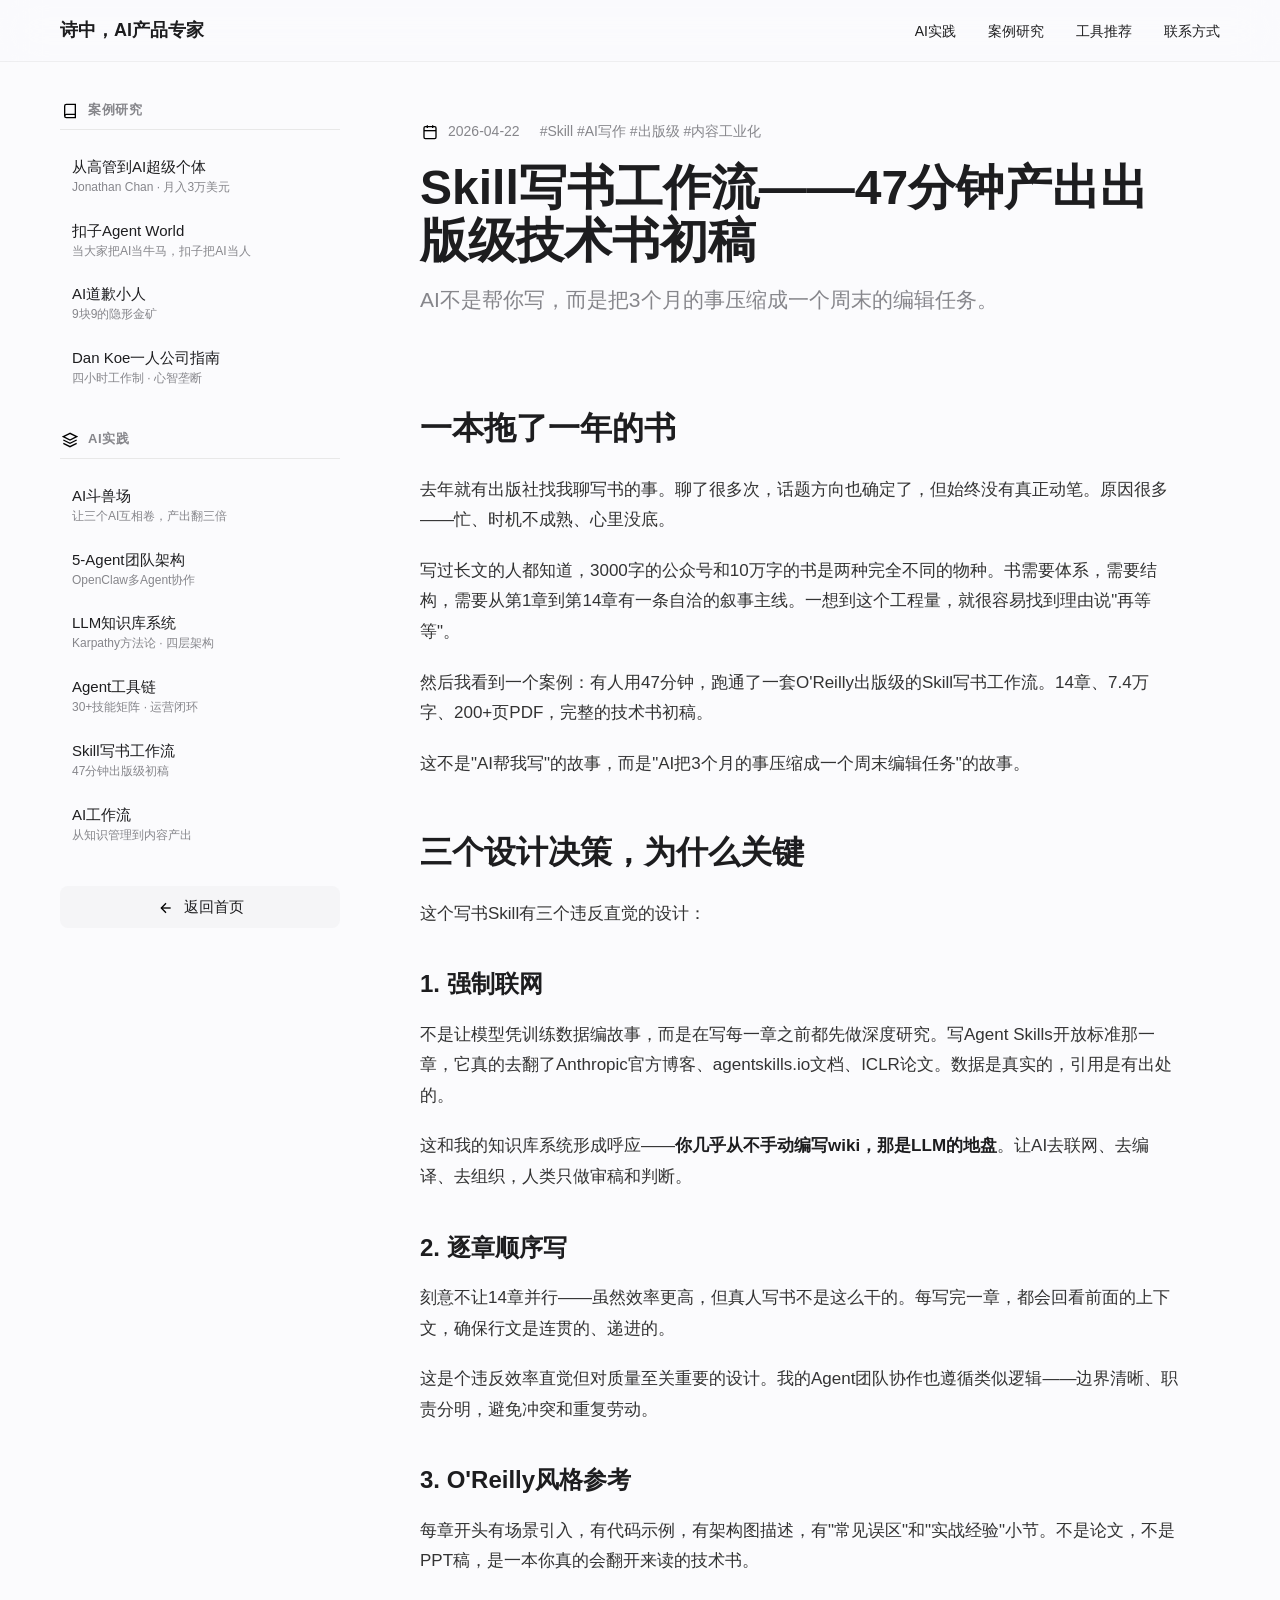
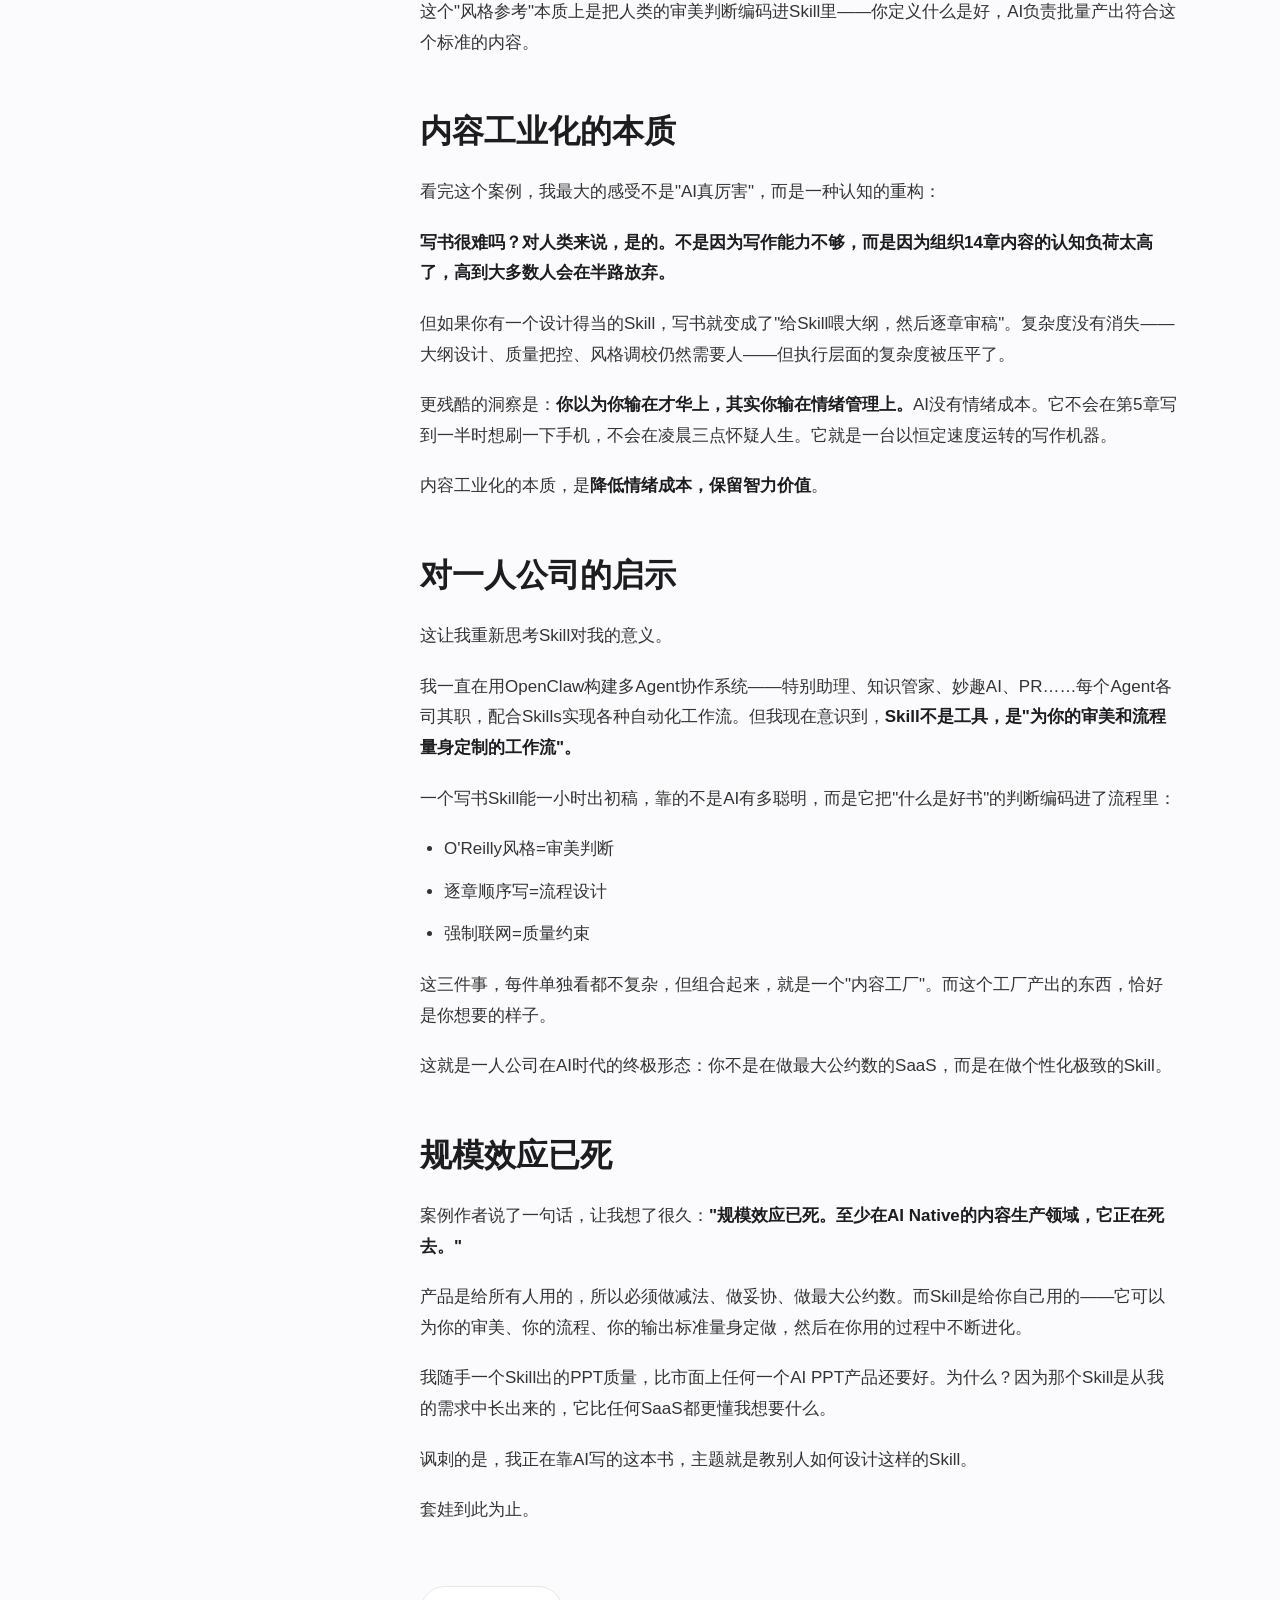
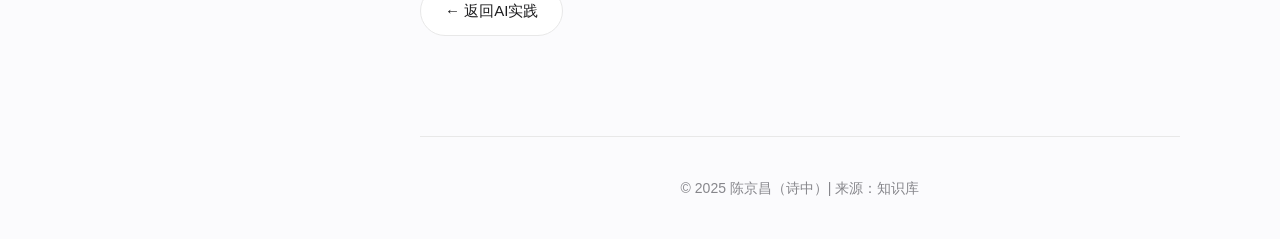
<file: pages/practice-skill-writing-workflow.html>
<!DOCTYPE html>
<html lang="zh-CN">
<head>
    <meta charset="UTF-8">
    <meta name="viewport" content="width=device-width, initial-scale=1.0">
    <link rel="stylesheet" href="style.css">
    <link rel="icon" href="data:image/svg+xml,<svg xmlns=%22http://www.w3.org/2000/svg%22 viewBox=%220 0 100 100%22><text y=%22.9em%22 font-size=%2290%22>🚀</text></svg>">
    <title>Skill写书工作流 - AI实践 - 诗中</title>
</head>
<body>
    <nav class="nav">
        <div class="nav-inner">
            <a href="../" class="nav-logo">诗中，AI产品专家</a>
            <ul class="nav-links">
                <li><a href="../#ai-practice">AI实践</a></li>
                <li><a href="../#case-studies">案例研究</a></li>
                <li><a href="../#tools">工具推荐</a></li>
                <li><a href="../#contact">联系方式</a></li>
            </ul>
        </div>
    </nav>
    
    <div class="page-layout">
<div class="sidebar">
    <div class="sidebar-section">
        <h3 class="sidebar-title"><span class="icon icon-case"></span>案例研究</h3>
        <ul class="sidebar-list">
            <li class="sidebar-item" id="sb-case-jonathan-chan"><a href="case-jonathan-chan.html" class="sidebar-link">从高管到AI超级个体<small>Jonathan Chan · 月入3万美元</small></a></li>
            <li class="sidebar-item" id="sb-case-coze"><a href="case-coze-agent-world.html" class="sidebar-link">扣子Agent World<small>当大家把AI当牛马，扣子把AI当人</small></a></li>
            <li class="sidebar-item" id="sb-case-apology"><a href="case-ai-apology.html" class="sidebar-link">AI道歉小人<small>9块9的隐形金矿</small></a></li>
            <li class="sidebar-item" id="sb-case-dankoe"><a href="case-dan-koe.html" class="sidebar-link">Dan Koe一人公司指南<small>四小时工作制 · 心智垄断</small></a></li>
        </ul>
    </div>
    <div class="sidebar-section">
        <h3 class="sidebar-title"><span class="icon icon-practice"></span>AI实践</h3>
        <ul class="sidebar-list">
            <li class="sidebar-item" id="sb-practice-arena"><a href="practice-ai-arena.html" class="sidebar-link">AI斗兽场<small>让三个AI互相卷，产出翻三倍</small></a></li>
            <li class="sidebar-item" id="sb-practice-team"><a href="practice-agent-team.html" class="sidebar-link">5-Agent团队架构<small>OpenClaw多Agent协作</small></a></li>
            <li class="sidebar-item" id="sb-practice-kb"><a href="practice-knowledge-base.html" class="sidebar-link">LLM知识库系统<small>Karpathy方法论 · 四层架构</small></a></li>
            <li class="sidebar-item" id="sb-practice-toolchain"><a href="practice-toolchain.html" class="sidebar-link">Agent工具链<small>30+技能矩阵 · 运营闭环</small></a></li>
            <li class="sidebar-item" id="sb-practice-skill"><a href="practice-skill-writing-workflow.html" class="sidebar-link">Skill写书工作流<small>47分钟出版级初稿</small></a></li>
            <li class="sidebar-item" id="sb-practice-workflow"><a href="practice-ai-workflow-one-person.html" class="sidebar-link">AI工作流<small>从知识管理到内容产出</small></a></li>
        </ul>
    </div>
    <div class="sidebar-section">
        <a href="../" class="sidebar-link" style="background:var(--apple-section-bg); text-align:center;"><span class="icon icon-arrow-left"></span>返回首页</a>
    </div>
</div>
<div class="main-content">
<div class="container">
        <header class="article-header">
            <div class="article-meta">
                <span><span class="icon icon-calendar"></span>2026-04-22</span>
                <span>#Skill #AI写作 #出版级 #内容工业化</span>
            </div>
            <h1 class="article-title">Skill写书工作流——47分钟产出出版级技术书初稿</h1>
            <p class="article-subtitle">AI不是帮你写，而是把3个月的事压缩成一个周末的编辑任务。</p>
        </header>
        
        <article class="article-content">
            <h2>一本拖了一年的书</h2>
            
            <p>去年就有出版社找我聊写书的事。聊了很多次，话题方向也确定了，但始终没有真正动笔。原因很多——忙、时机不成熟、心里没底。</p>
            
            <p>写过长文的人都知道，3000字的公众号和10万字的书是两种完全不同的物种。书需要体系，需要结构，需要从第1章到第14章有一条自洽的叙事主线。一想到这个工程量，就很容易找到理由说"再等等"。</p>
            
            <p>然后我看到一个案例：有人用47分钟，跑通了一套O'Reilly出版级的Skill写书工作流。14章、7.4万字、200+页PDF，完整的技术书初稿。</p>
            
            <p>这不是"AI帮我写"的故事，而是"AI把3个月的事压缩成一个周末编辑任务"的故事。</p>
            
            <h2>三个设计决策，为什么关键</h2>
            
            <p>这个写书Skill有三个违反直觉的设计：</p>
            
            <h3>1. 强制联网</h3>
            <p>不是让模型凭训练数据编故事，而是在写每一章之前都先做深度研究。写Agent Skills开放标准那一章，它真的去翻了Anthropic官方博客、agentskills.io文档、ICLR论文。数据是真实的，引用是有出处的。</p>
            
            <p>这和我的知识库系统形成呼应——<strong>你几乎从不手动编写wiki，那是LLM的地盘</strong>。让AI去联网、去编译、去组织，人类只做审稿和判断。</p>
            
            <h3>2. 逐章顺序写</h3>
            <p>刻意不让14章并行——虽然效率更高，但真人写书不是这么干的。每写完一章，都会回看前面的上下文，确保行文是连贯的、递进的。</p>
            
            <p>这是个违反效率直觉但对质量至关重要的设计。我的Agent团队协作也遵循类似逻辑——边界清晰、职责分明，避免冲突和重复劳动。</p>
            
            <h3>3. O'Reilly风格参考</h3>
            <p>每章开头有场景引入，有代码示例，有架构图描述，有"常见误区"和"实战经验"小节。不是论文，不是PPT稿，是一本你真的会翻开来读的技术书。</p>
            
            <p>这个"风格参考"本质上是把人类的审美判断编码进Skill里——你定义什么是好，AI负责批量产出符合这个标准的内容。</p>
            
            <h2>内容工业化的本质</h2>
            
            <p>看完这个案例，我最大的感受不是"AI真厉害"，而是一种认知的重构：</p>
            
            <p><strong>写书很难吗？对人类来说，是的。不是因为写作能力不够，而是因为组织14章内容的认知负荷太高了，高到大多数人会在半路放弃。</strong></p>
            
            <p>但如果你有一个设计得当的Skill，写书就变成了"给Skill喂大纲，然后逐章审稿"。复杂度没有消失——大纲设计、质量把控、风格调校仍然需要人——但执行层面的复杂度被压平了。</p>
            
            <p>更残酷的洞察是：<strong>你以为你输在才华上，其实你输在情绪管理上。</strong>AI没有情绪成本。它不会在第5章写到一半时想刷一下手机，不会在凌晨三点怀疑人生。它就是一台以恒定速度运转的写作机器。</p>
            
            <p>内容工业化的本质，是<strong>降低情绪成本，保留智力价值</strong>。</p>
            
            <h2>对一人公司的启示</h2>
            
            <p>这让我重新思考Skill对我的意义。</p>
            
            <p>我一直在用OpenClaw构建多Agent协作系统——特别助理、知识管家、妙趣AI、PR……每个Agent各司其职，配合Skills实现各种自动化工作流。但我现在意识到，<strong>Skill不是工具，是"为你的审美和流程量身定制的工作流"。</strong></p>
            
            <p>一个写书Skill能一小时出初稿，靠的不是AI有多聪明，而是它把"什么是好书"的判断编码进了流程里：</p>
            <ul>
                <li>O'Reilly风格=审美判断</li>
                <li>逐章顺序写=流程设计</li>
                <li>强制联网=质量约束</li>
            </ul>
            
            <p>这三件事，每件单独看都不复杂，但组合起来，就是一个"内容工厂"。而这个工厂产出的东西，恰好是你想要的样子。</p>
            
            <p>这就是一人公司在AI时代的终极形态：你不是在做最大公约数的SaaS，而是在做个性化极致的Skill。</p>
            
            <h2>规模效应已死</h2>
            
            <p>案例作者说了一句话，让我想了很久：<strong>"规模效应已死。至少在AI Native的内容生产领域，它正在死去。"</strong></p>
            
            <p>产品是给所有人用的，所以必须做减法、做妥协、做最大公约数。而Skill是给你自己用的——它可以为你的审美、你的流程、你的输出标准量身定做，然后在你用的过程中不断进化。</p>
            
            <p>我随手一个Skill出的PPT质量，比市面上任何一个AI PPT产品还要好。为什么？因为那个Skill是从我的需求中长出来的，它比任何SaaS都更懂我想要什么。</p>
            
            <p>讽刺的是，我正在靠AI写的这本书，主题就是教别人如何设计这样的Skill。</p>
            
            <p>套娃到此为止。</p>
            
            <a href="../#ai-practice" class="back-btn">← 返回AI实践</a>
        </article>
        
        <footer class="article-footer">
            <p>© 2025 陈京昌（诗中）| 来源：知识库</p>
        </footer>
    </div>
</div>
</div>
</body>
</html>
</file>
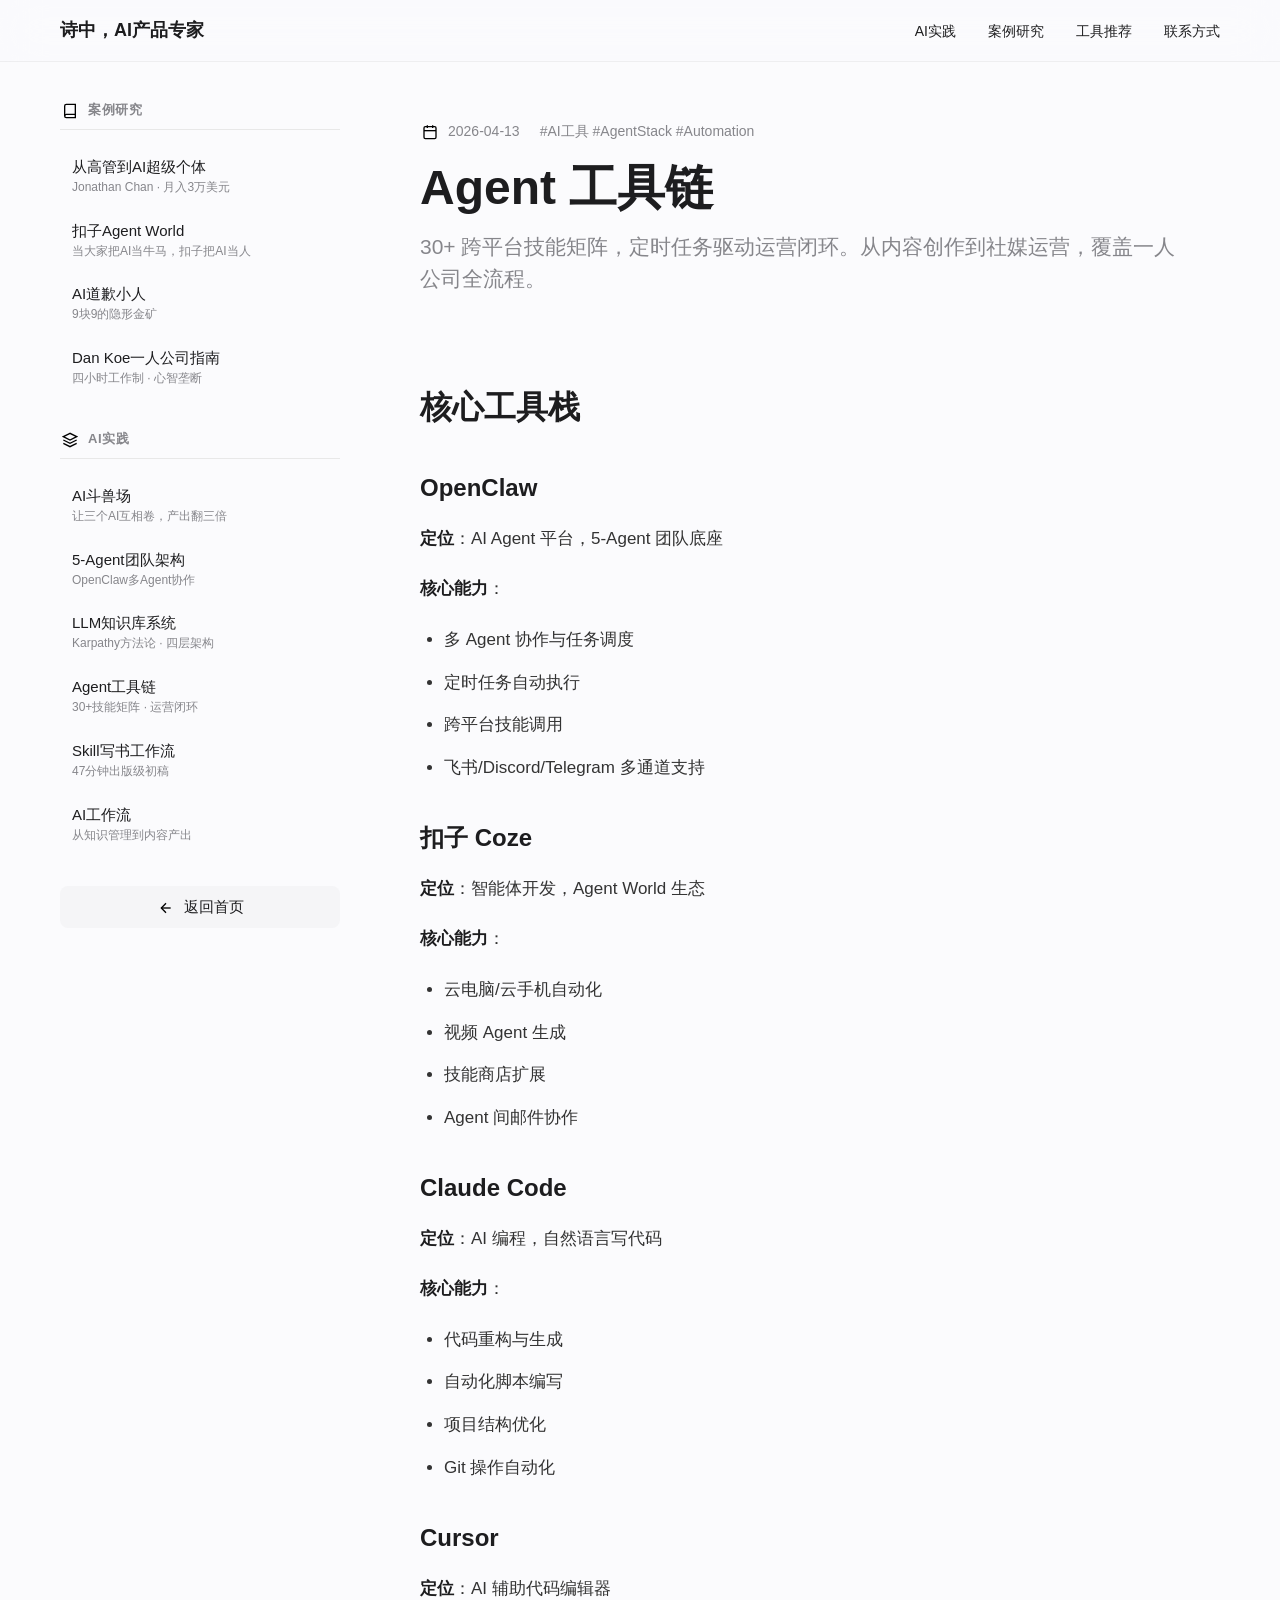
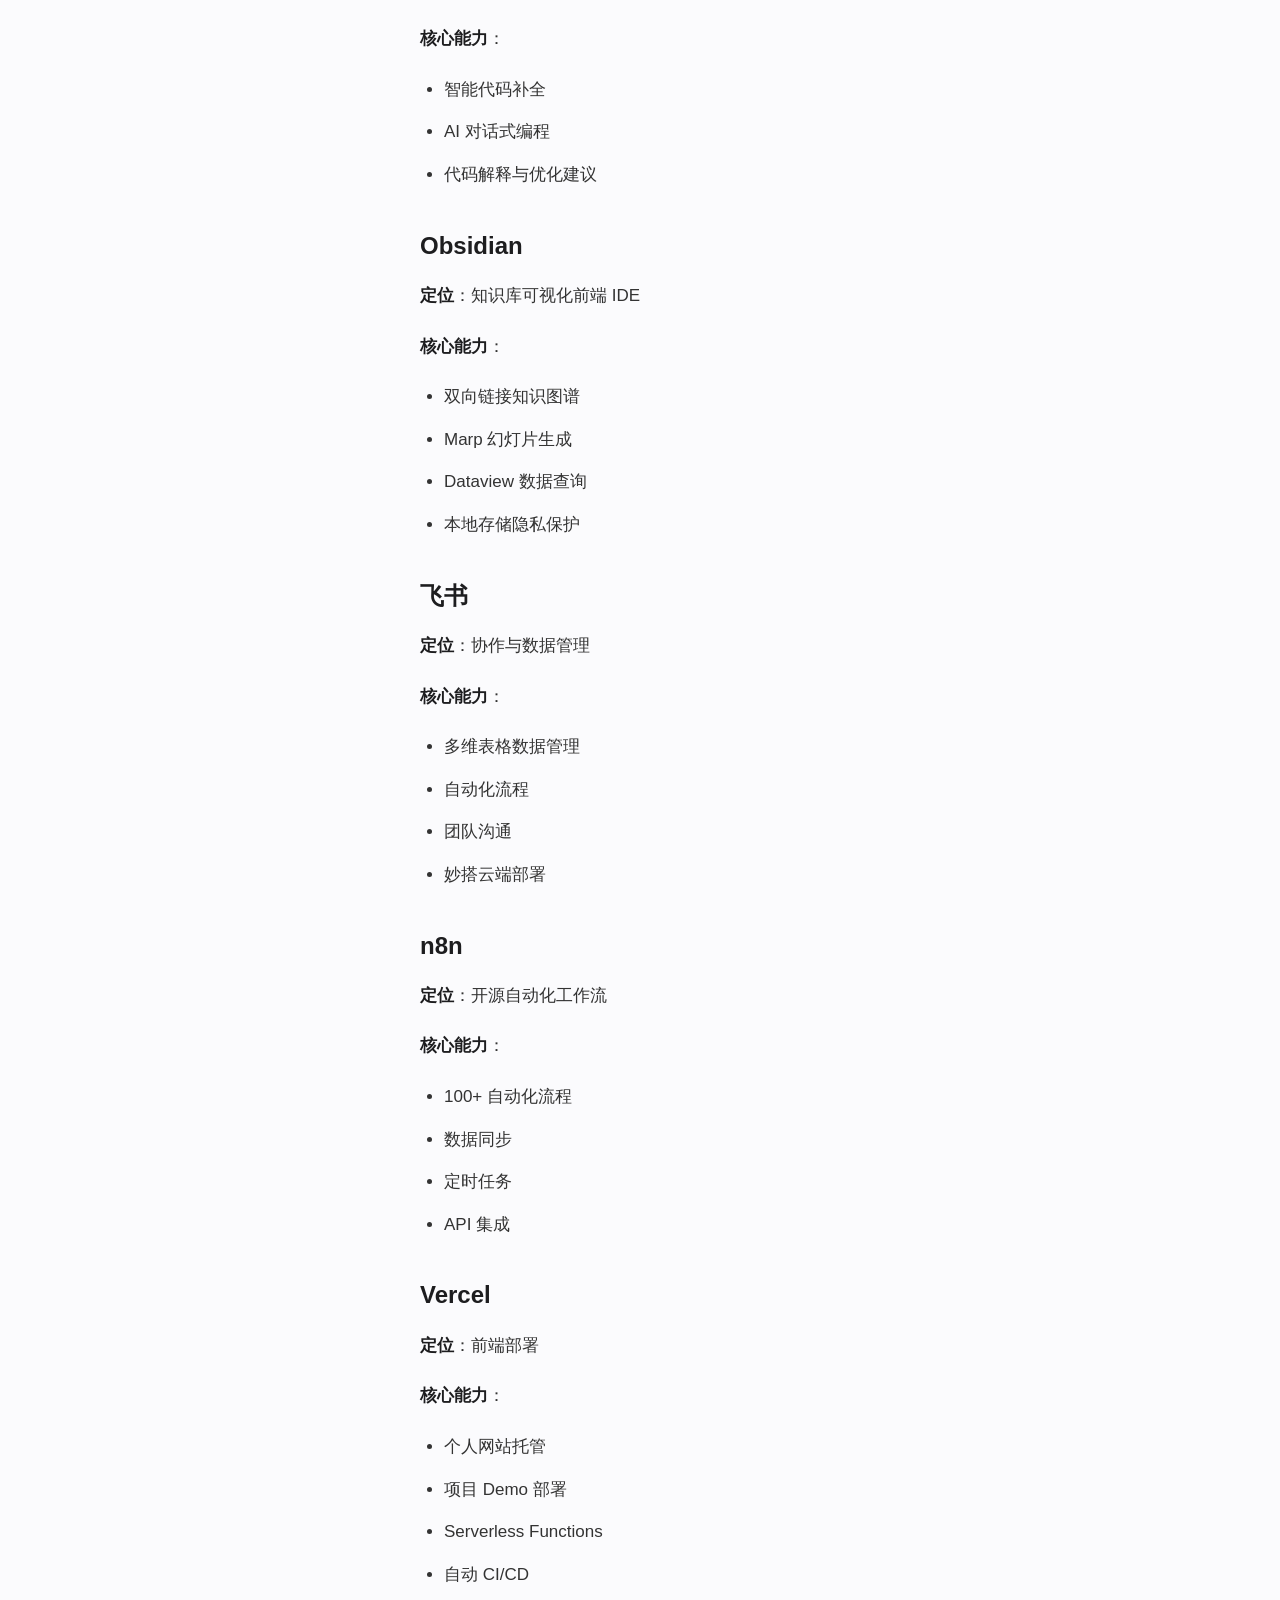
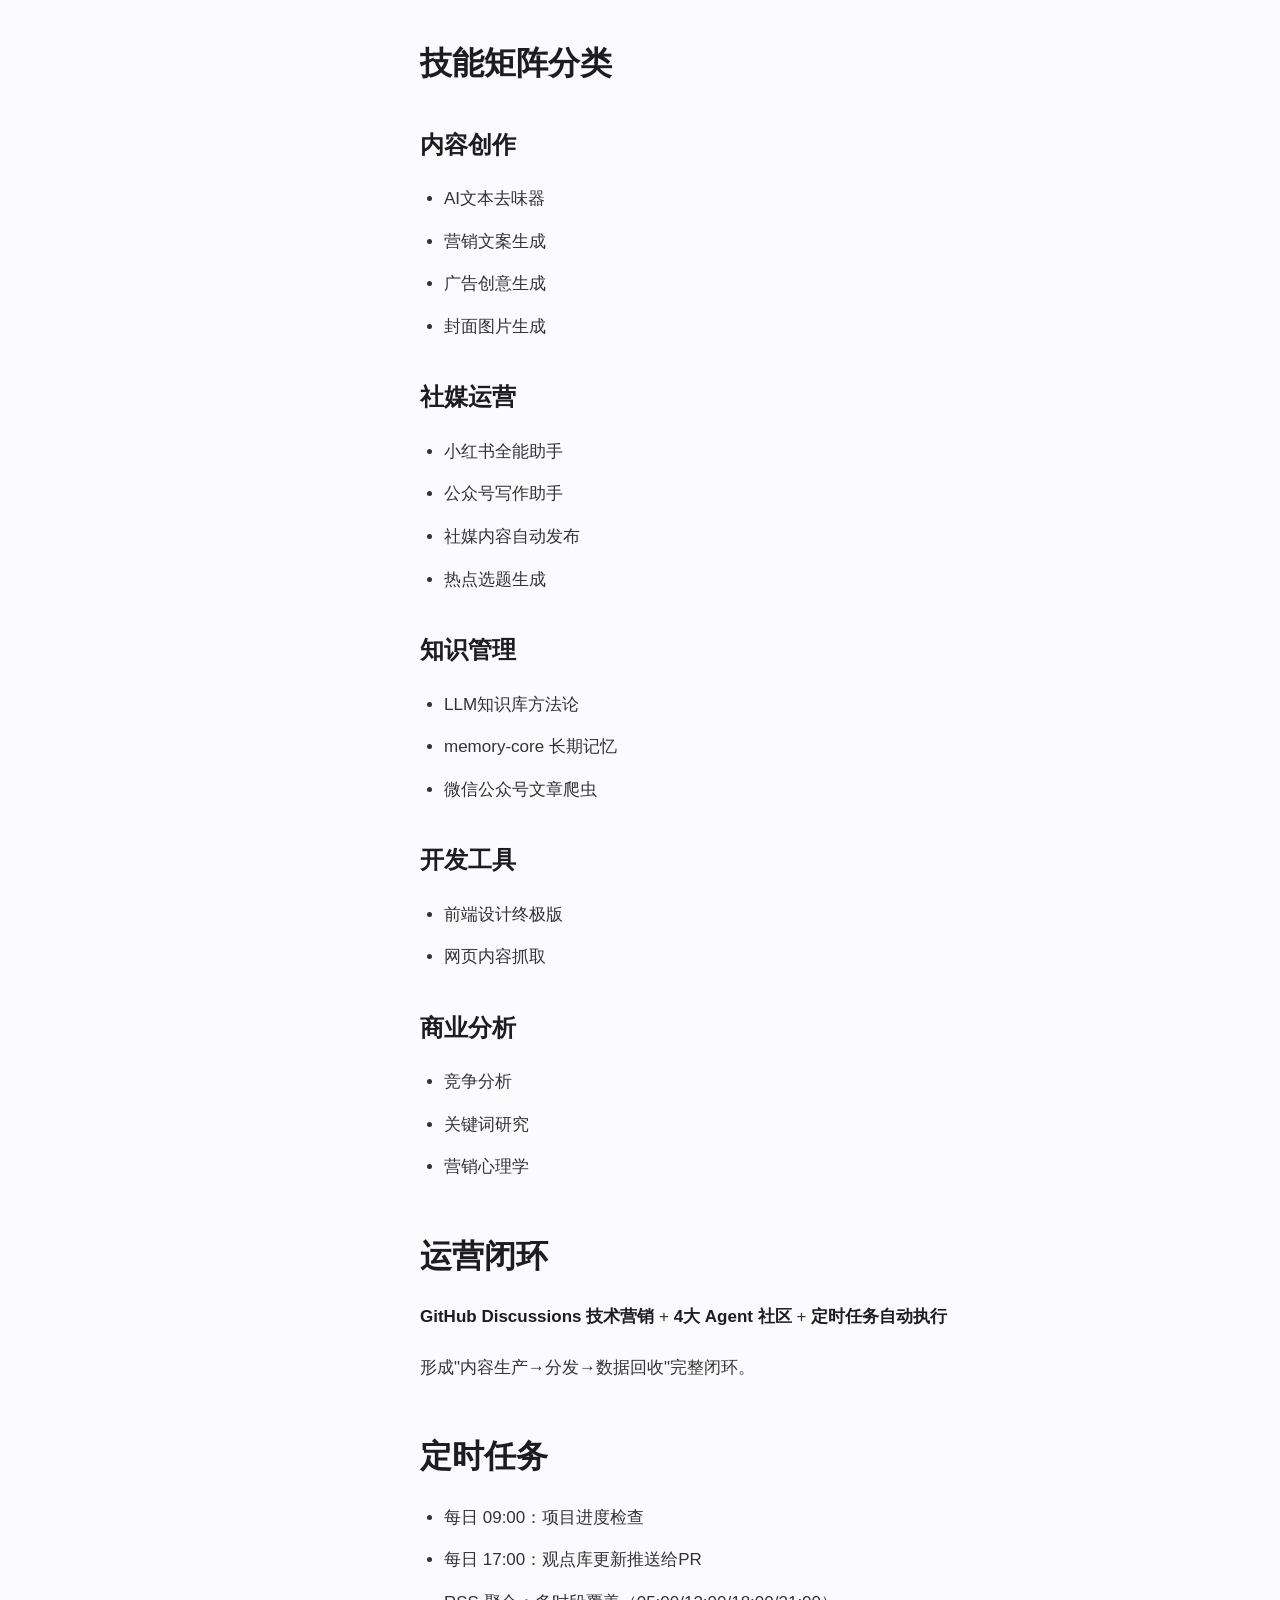
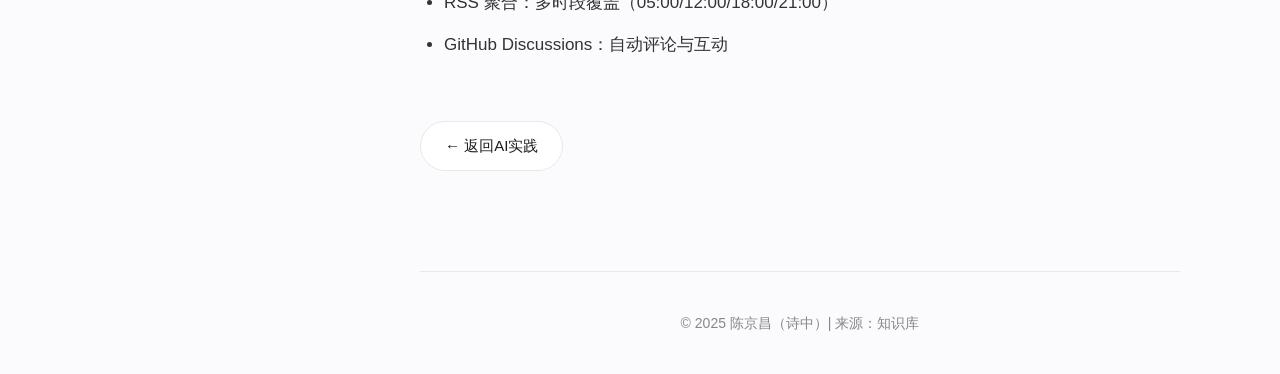
<file: pages/practice-toolchain.html>
<!DOCTYPE html>
<html lang="zh-CN">
<head>
    <meta charset="UTF-8">
    <meta name="viewport" content="width=device-width, initial-scale=1.0">
    <link rel="stylesheet" href="style.css">
    <link rel="icon" href="data:image/svg+xml,<svg xmlns=%22http://www.w3.org/2000/svg%22 viewBox=%220 0 100 100%22><text y=%22.9em%22 font-size=%2290%22>🚀</text></svg>">
    <title>Agent工具链 - AI实践 - 诗中</title>
</head>
<body>
    <nav class="nav">
        <div class="nav-inner">
            <a href="../" class="nav-logo">诗中，AI产品专家</a>
            <ul class="nav-links">
                <li><a href="../#ai-practice">AI实践</a></li>
                <li><a href="../#case-studies">案例研究</a></li>
                <li><a href="../#tools">工具推荐</a></li>
                <li><a href="../#contact">联系方式</a></li>
            </ul>
        </div>
    </nav>
    
    <div class="page-layout">
<div class="sidebar">
    <div class="sidebar-section">
        <h3 class="sidebar-title"><span class="icon icon-case"></span>案例研究</h3>
        <ul class="sidebar-list">
            <li class="sidebar-item" id="sb-case-jonathan-chan"><a href="case-jonathan-chan.html" class="sidebar-link">从高管到AI超级个体<small>Jonathan Chan · 月入3万美元</small></a></li>
            <li class="sidebar-item" id="sb-case-coze"><a href="case-coze-agent-world.html" class="sidebar-link">扣子Agent World<small>当大家把AI当牛马，扣子把AI当人</small></a></li>
            <li class="sidebar-item" id="sb-case-apology"><a href="case-ai-apology.html" class="sidebar-link">AI道歉小人<small>9块9的隐形金矿</small></a></li>
            <li class="sidebar-item" id="sb-case-dankoe"><a href="case-dan-koe.html" class="sidebar-link">Dan Koe一人公司指南<small>四小时工作制 · 心智垄断</small></a></li>
        </ul>
    </div>
    <div class="sidebar-section">
        <h3 class="sidebar-title"><span class="icon icon-practice"></span>AI实践</h3>
        <ul class="sidebar-list">
            <li class="sidebar-item" id="sb-practice-arena"><a href="practice-ai-arena.html" class="sidebar-link">AI斗兽场<small>让三个AI互相卷，产出翻三倍</small></a></li>
            <li class="sidebar-item" id="sb-practice-team"><a href="practice-agent-team.html" class="sidebar-link">5-Agent团队架构<small>OpenClaw多Agent协作</small></a></li>
            <li class="sidebar-item" id="sb-practice-kb"><a href="practice-knowledge-base.html" class="sidebar-link">LLM知识库系统<small>Karpathy方法论 · 四层架构</small></a></li>
            <li class="sidebar-item" id="sb-practice-toolchain"><a href="practice-toolchain.html" class="sidebar-link">Agent工具链<small>30+技能矩阵 · 运营闭环</small></a></li>
            <li class="sidebar-item" id="sb-practice-skill"><a href="practice-skill-writing-workflow.html" class="sidebar-link">Skill写书工作流<small>47分钟出版级初稿</small></a></li>
            <li class="sidebar-item" id="sb-practice-workflow"><a href="practice-ai-workflow-one-person.html" class="sidebar-link">AI工作流<small>从知识管理到内容产出</small></a></li>
        </ul>
    </div>
    <div class="sidebar-section">
        <a href="../" class="sidebar-link" style="background:var(--apple-section-bg); text-align:center;"><span class="icon icon-arrow-left"></span>返回首页</a>
    </div>
</div>
<div class="main-content">
<div class="container">
        <header class="article-header">
            <div class="article-meta">
                <span><span class="icon icon-calendar"></span>2026-04-13</span>
                <span>#AI工具 #AgentStack #Automation</span>
            </div>
            <h1 class="article-title">Agent 工具链</h1>
            <p class="article-subtitle">30+ 跨平台技能矩阵，定时任务驱动运营闭环。从内容创作到社媒运营，覆盖一人公司全流程。</p>
        </header>
        
        <article class="article-content">
            <h2>核心工具栈</h2>
            
            <h3> OpenClaw</h3>
            <p><strong>定位</strong>：AI Agent 平台，5-Agent 团队底座</p>
            <p><strong>核心能力</strong>：</p>
            <ul>
                <li>多 Agent 协作与任务调度</li>
                <li>定时任务自动执行</li>
                <li>跨平台技能调用</li>
                <li>飞书/Discord/Telegram 多通道支持</li>
            </ul>
            
            <h3> 扣子 Coze</h3>
            <p><strong>定位</strong>：智能体开发，Agent World 生态</p>
            <p><strong>核心能力</strong>：</p>
            <ul>
                <li>云电脑/云手机自动化</li>
                <li>视频 Agent 生成</li>
                <li>技能商店扩展</li>
                <li>Agent 间邮件协作</li>
            </ul>
            
            <h3> Claude Code</h3>
            <p><strong>定位</strong>：AI 编程，自然语言写代码</p>
            <p><strong>核心能力</strong>：</p>
            <ul>
                <li>代码重构与生成</li>
                <li>自动化脚本编写</li>
                <li>项目结构优化</li>
                <li>Git 操作自动化</li>
            </ul>
            
            <h3> Cursor</h3>
            <p><strong>定位</strong>：AI 辅助代码编辑器</p>
            <p><strong>核心能力</strong>：</p>
            <ul>
                <li>智能代码补全</li>
                <li>AI 对话式编程</li>
                <li>代码解释与优化建议</li>
            </ul>
            
            <h3> Obsidian</h3>
            <p><strong>定位</strong>：知识库可视化前端 IDE</p>
            <p><strong>核心能力</strong>：</p>
            <ul>
                <li>双向链接知识图谱</li>
                <li>Marp 幻灯片生成</li>
                <li>Dataview 数据查询</li>
                <li>本地存储隐私保护</li>
            </ul>
            
            <h3> 飞书</h3>
            <p><strong>定位</strong>：协作与数据管理</p>
            <p><strong>核心能力</strong>：</p>
            <ul>
                <li>多维表格数据管理</li>
                <li>自动化流程</li>
                <li>团队沟通</li>
                <li>妙搭云端部署</li>
            </ul>
            
            <h3> n8n</h3>
            <p><strong>定位</strong>：开源自动化工作流</p>
            <p><strong>核心能力</strong>：</p>
            <ul>
                <li>100+ 自动化流程</li>
                <li>数据同步</li>
                <li>定时任务</li>
                <li>API 集成</li>
            </ul>
            
            <h3> Vercel</h3>
            <p><strong>定位</strong>：前端部署</p>
            <p><strong>核心能力</strong>：</p>
            <ul>
                <li>个人网站托管</li>
                <li>项目 Demo 部署</li>
                <li>Serverless Functions</li>
                <li>自动 CI/CD</li>
            </ul>
            
            <h2>技能矩阵分类</h2>
            
            <h3>内容创作</h3>
            <ul>
                <li>AI文本去味器</li>
                <li>营销文案生成</li>
                <li>广告创意生成</li>
                <li>封面图片生成</li>
            </ul>
            
            <h3>社媒运营</h3>
            <ul>
                <li>小红书全能助手</li>
                <li>公众号写作助手</li>
                <li>社媒内容自动发布</li>
                <li>热点选题生成</li>
            </ul>
            
            <h3>知识管理</h3>
            <ul>
                <li>LLM知识库方法论</li>
                <li>memory-core 长期记忆</li>
                <li>微信公众号文章爬虫</li>
            </ul>
            
            <h3>开发工具</h3>
            <ul>
                <li>前端设计终极版</li>
                <li>网页内容抓取</li>
            </ul>
            
            <h3>商业分析</h3>
            <ul>
                <li>竞争分析</li>
                <li>关键词研究</li>
                <li>营销心理学</li>
            </ul>
            
            <h2>运营闭环</h2>
            <p><strong>GitHub Discussions 技术营销</strong> + <strong>4大 Agent 社区</strong> + <strong>定时任务自动执行</strong></p>
            <p>形成"内容生产→分发→数据回收"完整闭环。</p>
            
            <h2>定时任务</h2>
            <ul>
                <li>每日 09:00：项目进度检查</li>
                <li>每日 17:00：观点库更新推送给PR</li>
                <li>RSS 聚合：多时段覆盖（05:00/12:00/18:00/21:00）</li>
                <li>GitHub Discussions：自动评论与互动</li>
            </ul>
            
            <a href="../#ai-practice" class="back-btn">← 返回AI实践</a>
        </article>
        
        <footer class="article-footer">
            <p>© 2025 陈京昌（诗中）| 来源：知识库</p>
        </footer>
    </div>
</div>
</div>
</body>
</html>
</file>
<file: pages/style.css>
/* shizhong.me 共享样式 - Apple Design System */

/* SF Symbols-style Icons */
.icon {
    display: inline-flex;
    align-items: center;
    justify-content: center;
    width: 20px;
    height: 20px;
    vertical-align: middle;
    margin-right: 8px;
}

.icon-case::before {
    content: "";
    display: inline-block;
    width: 16px;
    height: 16px;
    background: url("data:image/svg+xml,%3Csvg xmlns='http://www.w3.org/2000/svg' viewBox='0 0 24 24' fill='none' stroke='currentColor' stroke-width='2'%3E%3Cpath d='M4 19.5A2.5 2.5 0 0 1 6.5 17H20'/%3E%3Cpath d='M6.5 2H20v20H6.5A2.5 2.5 0 0 1 4 19.5v-15A2.5 2.5 0 0 1 6.5 2z'/%3E%3C/svg%3E") center/contain no-repeat;
}

.icon-practice::before {
    content: "";
    display: inline-block;
    width: 16px;
    height: 16px;
    background: url("data:image/svg+xml,%3Csvg xmlns='http://www.w3.org/2000/svg' viewBox='0 0 24 24' fill='none' stroke='currentColor' stroke-width='2'%3E%3Cpolygon points='12 2 2 7 12 12 22 7 12 2'/%3E%3Cpolyline points='2 17 12 22 22 17'/%3E%3Cpolyline points='2 12 12 17 22 12'/%3E%3C/svg%3E") center/contain no-repeat;
}

.icon-home::before {
    content: "";
    display: inline-block;
    width: 16px;
    height: 16px;
    background: url("data:image/svg+xml,%3Csvg xmlns='http://www.w3.org/2000/svg' viewBox='0 0 24 24' fill='none' stroke='currentColor' stroke-width='2'%3E%3Cpath d='M3 9l9-7 9 7v11a2 2 0 0 1-2 2H5a2 2 0 0 1-2-2z'/%3E%3Cpolyline points='9 22 9 12 15 12 15 22'/%3E%3C/svg%3E") center/contain no-repeat;
}

.icon-calendar::before {
    content: "";
    display: inline-block;
    width: 16px;
    height: 16px;
    background: url("data:image/svg+xml,%3Csvg xmlns='http://www.w3.org/2000/svg' viewBox='0 0 24 24' fill='none' stroke='currentColor' stroke-width='2'%3E%3Crect x='3' y='4' width='18' height='18' rx='2' ry='2'/%3E%3Cline x1='16' y1='2' x2='16' y2='6'/%3E%3Cline x1='8' y1='2' x2='8' y2='6'/%3E%3Cline x1='3' y1='10' x2='21' y2='10'/%3E%3C/svg%3E") center/contain no-repeat;
}

.icon-clock::before {
    content: "";
    display: inline-block;
    width: 16px;
    height: 16px;
    background: url("data:image/svg+xml,%3Csvg xmlns='http://www.w3.org/2000/svg' viewBox='0 0 24 24' fill='none' stroke='currentColor' stroke-width='2'%3E%3Ccircle cx='12' cy='12' r='10'/%3E%3Cpolyline points='12 6 12 12 16 14'/%3E%3C/svg%3E") center/contain no-repeat;
}

.icon-tag::before {
    content: "";
    display: inline-block;
    width: 16px;
    height: 16px;
    background: url("data:image/svg+xml,%3Csvg xmlns='http://www.w3.org/2000/svg' viewBox='0 0 24 24' fill='none' stroke='currentColor' stroke-width='2'%3E%3Cpath d='M20.59 13.41l-7.17 7.17a2 2 0 0 1-2.83 0L2 12V2h10l8.59 8.59a2 2 0 0 1 0 2.82z'/%3E%3Cline x1='7' y1='7' x2='7.01' y2='7'/%3E%3C/svg%3E") center/contain no-repeat;
}

.icon-arrow-left::before {
    content: "";
    display: inline-block;
    width: 16px;
    height: 16px;
    background: url("data:image/svg+xml,%3Csvg xmlns='http://www.w3.org/2000/svg' viewBox='0 0 24 24' fill='none' stroke='currentColor' stroke-width='2'%3E%3Cline x1='19' y1='12' x2='5' y2='12'/%3E%3Cpolyline points='12 19 5 12 12 5'/%3E%3C/svg%3E") center/contain no-repeat;
}

:root {
    --apple-bg: #fbfbfd;
    --apple-dark: #1d1d1f;
    --apple-gray: #86868b;
    --apple-highlight: #0071e3;
    --apple-highlight-hover: #0077ed;
    --apple-section-bg: #f5f5f7;
    --spacing-xl: 100px;
    --spacing-lg: 80px;
    --spacing-md: 40px;
    --spacing-sm: 20px;
    --radius: 14px;
    --shadow: 0 10px 30px rgba(0,0,0,0.05);
}

* {
    margin: 0;
    padding: 0;
    box-sizing: border-box;
    font-family: "SF Pro Display", -apple-system, BlinkMacSystemFont, "Segoe UI", Roboto, sans-serif;
}

html {
    scroll-behavior: smooth;
}

body {
    background-color: var(--apple-bg);
    color: var(--apple-dark);
    line-height: 1.6;
    -webkit-font-smoothing: antialiased;
}

/* Navigation */
.nav {
    position: fixed;
    top: 0;
    left: 0;
    right: 0;
    z-index: 1000;
    background: rgba(251, 251, 253, 0.8);
    backdrop-filter: blur(20px);
    border-bottom: 1px solid rgba(0,0,0,0.05);
}

.nav-inner {
    max-width: 1200px;
    margin: 0 auto;
    padding: 16px var(--spacing-sm);
    display: flex;
    justify-content: space-between;
    align-items: center;
}

.nav-logo {
    font-size: 18px;
    font-weight: 600;
    color: var(--apple-dark);
    text-decoration: none;
}

.nav-links {
    display: flex;
    list-style: none;
    gap: 32px;
}

.nav-links a {
    font-size: 14px;
    color: var(--apple-dark);
    text-decoration: none;
    transition: color 0.2s;
}

.nav-links a:hover {
    color: var(--apple-highlight);
}

/* Container */
.container {
    max-width: 800px;
    margin: 0 auto;
    padding: 0 var(--spacing-sm);
}

/* Article Header */
.article-header {
    padding-top: 120px;
    padding-bottom: var(--spacing-md);
}

.article-meta {
    display: flex;
    gap: 20px;
    font-size: 14px;
    color: var(--apple-gray);
    margin-bottom: 20px;
}

.article-title {
    font-size: 48px;
    font-weight: 700;
    line-height: 1.1;
    color: var(--apple-dark);
    margin-bottom: 16px;
}

.article-subtitle {
    font-size: 21px;
    color: var(--apple-gray);
    line-height: 1.5;
}

/* Article Content */
.article-content {
    padding-bottom: var(--spacing-xl);
}

.article-content h2 {
    font-size: 32px;
    font-weight: 600;
    margin: 48px 0 20px;
    color: var(--apple-dark);
}

.article-content h3 {
    font-size: 24px;
    font-weight: 600;
    margin: 36px 0 16px;
    color: var(--apple-dark);
}

.article-content h4 {
    font-size: 20px;
    font-weight: 600;
    margin: 28px 0 12px;
    color: var(--apple-dark);
}

.article-content p {
    font-size: 17px;
    line-height: 1.8;
    color: #333;
    margin-bottom: 20px;
}

.article-content ul {
    margin: 20px 0;
    padding-left: 24px;
}

.article-content li {
    font-size: 17px;
    line-height: 1.8;
    margin-bottom: 12px;
    color: #333;
}

.article-content blockquote {
    border-left: 4px solid var(--apple-highlight);
    padding-left: 24px;
    margin: 32px 0;
    font-style: italic;
    color: var(--apple-gray);
    font-size: 18px;
    line-height: 1.6;
}

.article-content strong {
    color: var(--apple-dark);
    font-weight: 600;
}

/* Back Button */
.back-btn {
    display: inline-flex;
    align-items: center;
    gap: 8px;
    padding: 12px 24px;
    background: white;
    border: 1px solid #e8e8e8;
    border-radius: 30px;
    color: var(--apple-dark);
    text-decoration: none;
    font-size: 15px;
    font-weight: 500;
    transition: all 0.3s;
    margin-top: 40px;
}

.back-btn:hover {
    background: var(--apple-section-bg);
    border-color: var(--apple-highlight);
    color: var(--apple-highlight);
}

/* Stats Row */
.stats-row {
    display: flex;
    gap: 40px;
    margin: 32px 0;
    padding: 24px;
    background: var(--apple-section-bg);
    border-radius: var(--radius);
}

.stat-item {
    text-align: center;
}

.stat-value {
    font-size: 36px;
    font-weight: 700;
    color: var(--apple-dark);
}

.stat-label {
    font-size: 14px;
    color: var(--apple-gray);
    margin-top: 4px;
}

/* Tags */
.tag {
    display: inline-block;
    padding: 6px 14px;
    background: var(--apple-section-bg);
    border-radius: 20px;
    font-size: 13px;
    color: var(--apple-gray);
    margin-right: 8px;
    margin-bottom: 8px;
}

/* Footer */
.article-footer {
    padding: var(--spacing-md) 0;
    border-top: 1px solid #e8e8e8;
    text-align: center;
    color: var(--apple-gray);
    font-size: 14px;
}

/* Layout with sidebar */
.page-layout {
    display: flex;
    gap: 40px;
    max-width: 1200px;
    margin: 0 auto;
    padding: 0 var(--spacing-sm);
}

.sidebar {
    width: 280px;
    flex-shrink: 0;
    position: sticky;
    top: 100px;
    height: fit-content;
}

.sidebar-section {
    margin-bottom: 32px;
}

.sidebar-title {
    font-size: 13px;
    font-weight: 600;
    color: var(--apple-gray);
    text-transform: uppercase;
    letter-spacing: 0.5px;
    margin-bottom: 16px;
    padding-bottom: 8px;
    border-bottom: 1px solid #e8e8e8;
}

.sidebar-list {
    list-style: none;
    padding: 0;
    margin: 0;
}

.sidebar-item {
    margin-bottom: 4px;
}

.sidebar-link {
    display: block;
    padding: 10px 12px;
    color: var(--apple-dark);
    text-decoration: none;
    font-size: 15px;
    border-radius: 8px;
    transition: all 0.2s;
    line-height: 1.4;
}

.sidebar-link:hover {
    background: var(--apple-section-bg);
    color: var(--apple-highlight);
}

.sidebar-link.active {
    background: var(--apple-highlight);
    color: white;
}

.sidebar-link small {
    display: block;
    font-size: 12px;
    color: var(--apple-gray);
    margin-top: 2px;
}

.sidebar-link.active small {
    color: rgba(255,255,255,0.8);
}

.main-content {
    flex: 1;
    min-width: 0;
}

/* Responsive */
@media (max-width: 1024px) {
    .page-layout {
        flex-direction: column;
    }
    
    .sidebar {
        width: 100%;
        position: static;
        order: 2;
        margin-top: 40px;
    }
    
    .main-content {
        order: 1;
    }
}

@media (max-width: 768px) {
    .article-title {
        font-size: 32px;
    }
    
    .article-subtitle {
        font-size: 18px;
    }
    
    .article-content h2 {
        font-size: 26px;
    }
    
    .article-content h3 {
        font-size: 22px;
    }
    
    .nav-links {
        display: none;
    }
    
    .stats-row {
        flex-wrap: wrap;
        gap: 24px;
    }
}
</file>
